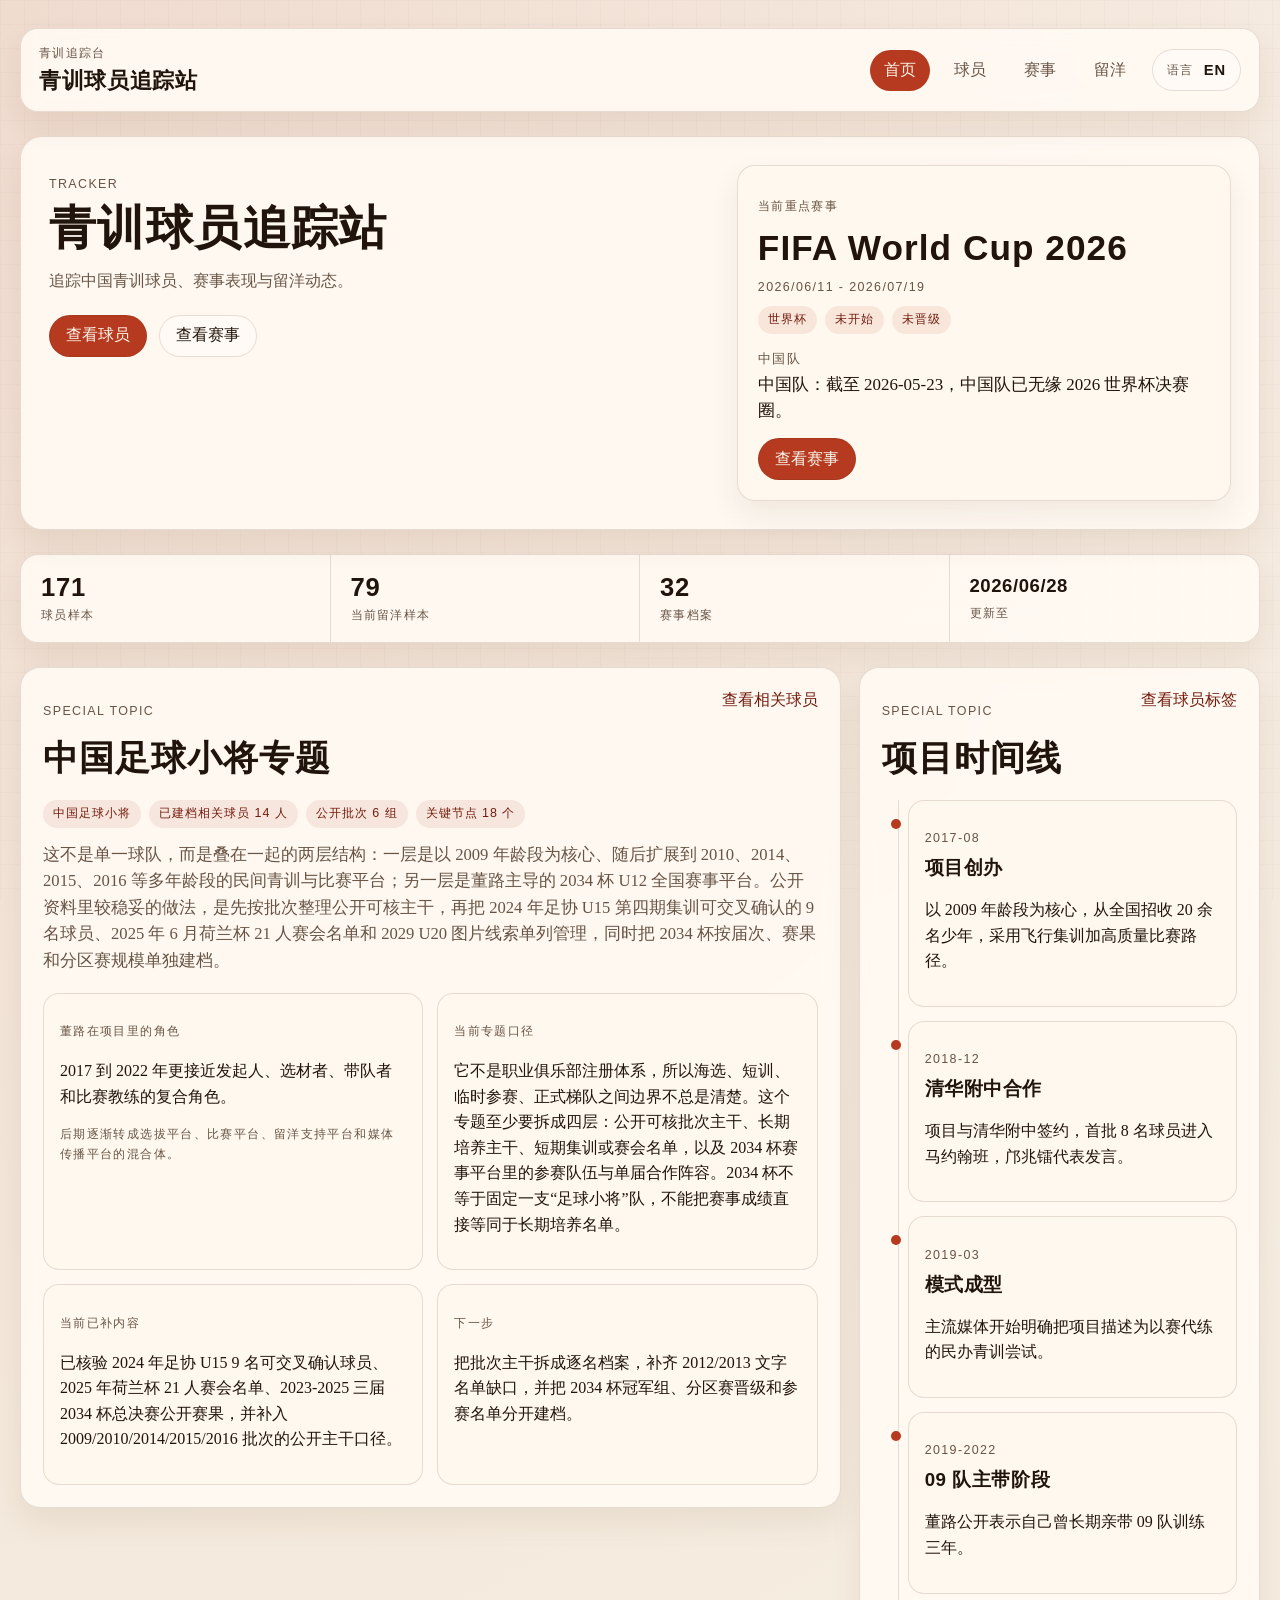
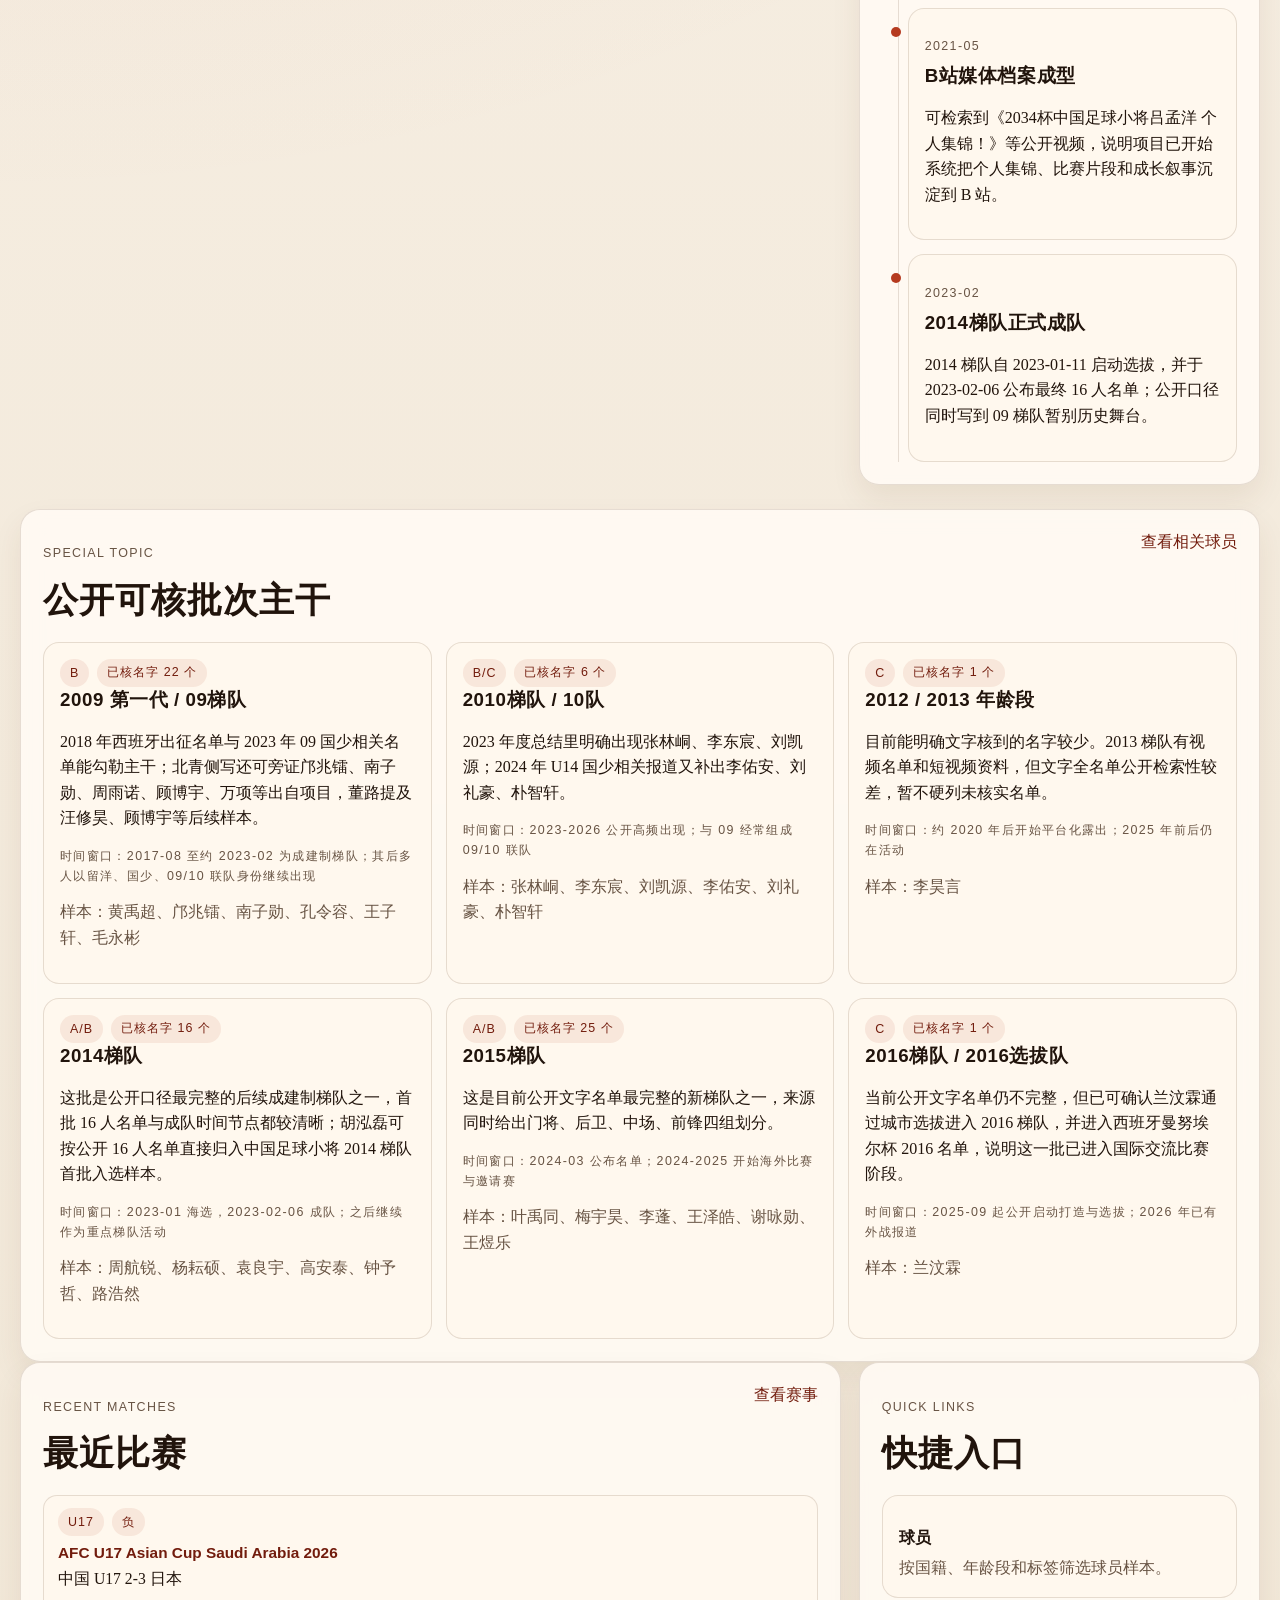
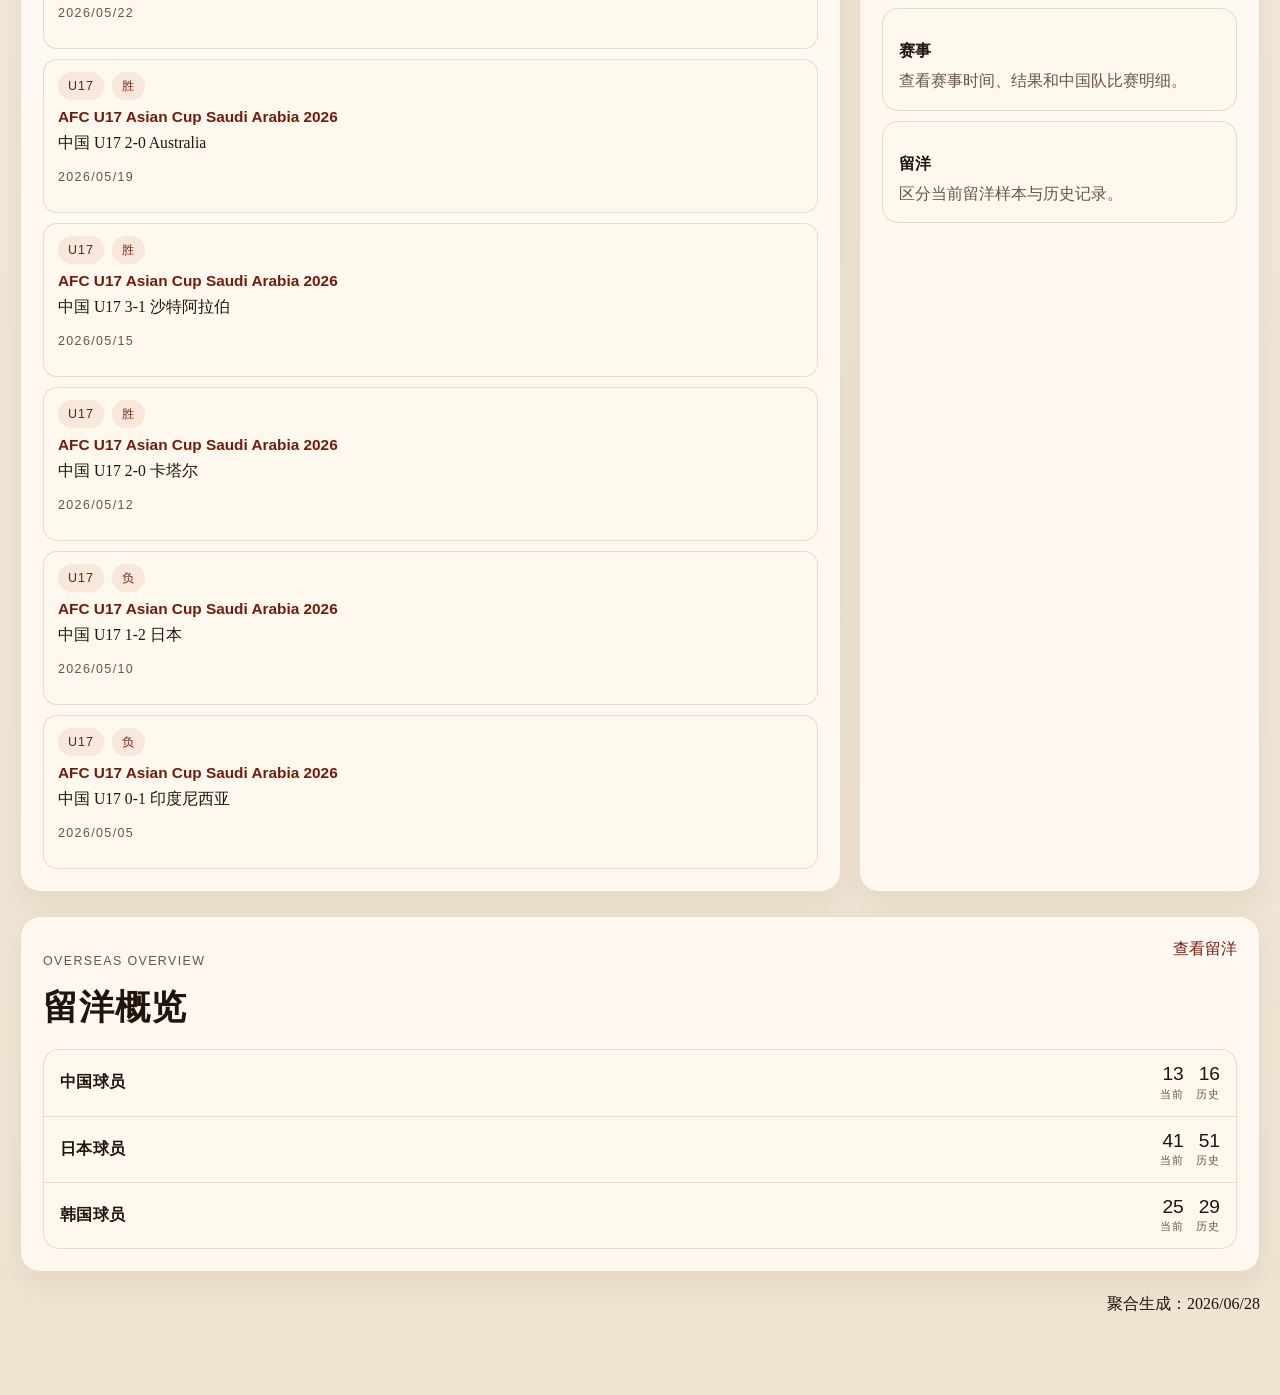
<file: index.html>
<!doctype html>
<html lang="zh-CN">
  <head>
    <meta charset="UTF-8" />
    <meta name="viewport" content="width=device-width, initial-scale=1.0" />
    <title>青训球员追踪站</title>
    <meta
      name="description"
      content="聚焦中国青训、亚洲青年赛事与中日韩留洋样本的静态数据站。"
    />
    <link rel="stylesheet" href="./assets/styles.css?v=20260523-tournament-detail-cache-fix" />
  </head>
  <body data-page="home">
    <div class="site-shell">
      <header class="site-header">
        <a class="brand" href="./index.html">
          <span class="brand-kicker" data-i18n="site.kicker">青训追踪台</span>
          <strong data-i18n="site.brand">青训球员追踪站</strong>
        </a>
        <div class="header-actions">
          <nav class="site-nav" aria-label="主导航" data-i18n-aria-label="nav.aria">
            <a data-nav="home" data-i18n="nav.home" href="./index.html">首页</a>
            <a data-nav="players" data-i18n="nav.players" href="./players.html">球员</a>
            <a data-nav="tournaments" data-i18n="nav.tournaments" href="./tournaments.html">赛事</a>
            <a data-nav="overseas" data-i18n="nav.overseas" href="./overseas.html">留洋</a>
          </nav>
          <button id="languageToggleButton" class="header-control" type="button" aria-label="切换语言">
            <span class="header-control-caption" data-i18n="header.language">语言</span>
            <strong id="languageToggleValue">EN</strong>
          </button>
        </div>
      </header>

      <main>
        <section class="page-hero home-hero">
          <div class="hero-copy">
            <p class="eyebrow" data-i18n="home.hero.eyebrow">Tracker</p>
            <h1 data-i18n="home.hero.title">青训球员追踪站</h1>
            <p class="hero-text" data-i18n="home.hero.text">
              追踪中国青训球员、赛事表现与留洋动态。
            </p>
            <div class="hero-actions">
              <a class="primary-link" data-i18n="home.hero.ctaPlayers" href="./players.html">查看球员</a>
              <a class="secondary-link" data-i18n="home.hero.ctaTournaments" href="./tournaments.html">查看赛事</a>
            </div>
          </div>
          <aside class="hero-spotlight home-focus-card" id="homeNextEventHero">
            <p class="eyebrow" data-i18n="home.nextEvent.eyebrow">Focus Event</p>
            <div class="empty-inline" data-i18n="common.loading">加载中</div>
          </aside>
        </section>

        <section class="overview-bar" aria-label="数据概览" data-i18n-aria-label="home.stats.aria">
          <div class="overview-item">
            <strong id="homePlayerCount" class="overview-value">-</strong>
            <span class="overview-label" data-i18n="home.stats.players">球员样本</span>
          </div>
          <div class="overview-item">
            <strong id="homeOverseasCount" class="overview-value">-</strong>
            <span class="overview-label" data-i18n="home.stats.overseas">留洋样本</span>
          </div>
          <div class="overview-item">
            <strong id="homeArchiveCount" class="overview-value">-</strong>
            <span class="overview-label" data-i18n="home.stats.archive">赛事档案</span>
          </div>
          <div class="overview-item">
            <strong id="homeUpdatedDate" class="overview-value overview-value-small">-</strong>
            <span class="overview-label" data-i18n="home.stats.updated">更新至</span>
          </div>
        </section>

        <section class="dashboard-grid home-topic-grid">
          <article class="content-panel panel-span-2" id="homeFeatureTopic">
            <div class="empty-inline" data-i18n="common.loading">加载中</div>
          </article>
          <article class="content-panel" id="homeFeatureTopicTimeline">
            <div class="empty-inline" data-i18n="common.loading">加载中</div>
          </article>
        </section>

        <section class="content-panel home-topic-batches" id="homeFootballBoysBatches">
          <div class="empty-inline" data-i18n="common.loading">加载中</div>
        </section>

        <section class="dashboard-grid home-primary-grid">
          <article class="content-panel panel-span-2">
            <div class="section-head">
              <div>
                <p class="eyebrow" data-i18n="home.recentMatches.eyebrow">Recent Matches</p>
                <h2 data-i18n="home.recentMatches.title">最近比赛</h2>
              </div>
              <a class="inline-link" data-i18n="home.recentMatches.link" href="./tournaments.html">查看赛事</a>
            </div>
            <div id="homeRecentMatches" class="match-list"></div>
          </article>

          <article class="content-panel">
            <div class="section-head">
              <div>
                <p class="eyebrow" data-i18n="home.quickLinks.eyebrow">Quick Links</p>
                <h2 data-i18n="home.quickLinks.title">快捷入口</h2>
              </div>
            </div>
            <div class="quick-link-list">
              <a class="quick-link-card" href="./players.html">
                <h3 data-i18n="home.quickLinks.playersTitle">球员</h3>
                <p data-i18n="home.quickLinks.playersText">按国籍、年龄段和标签筛选球员样本。</p>
              </a>
              <a class="quick-link-card" href="./tournaments.html">
                <h3 data-i18n="home.quickLinks.tournamentsTitle">赛事</h3>
                <p data-i18n="home.quickLinks.tournamentsText">查看赛事时间、结果和中国队比赛明细。</p>
              </a>
              <a class="quick-link-card" href="./overseas.html">
                <h3 data-i18n="home.quickLinks.overseasTitle">留洋</h3>
                <p data-i18n="home.quickLinks.overseasText">区分当前留洋样本与历史记录。</p>
              </a>
            </div>
          </article>
        </section>

        <section class="content-panel home-summary-panel">
          <div class="section-head">
            <div>
              <p class="eyebrow" data-i18n="home.overseasSummary.eyebrow">按球员国籍</p>
              <h2 data-i18n="home.overseasSummary.title">留洋样本分布</h2>
            </div>
            <a class="inline-link" data-i18n="home.overseasSummary.link" href="./overseas.html">查看留洋</a>
          </div>
          <div id="homeOverseasSummary" class="summary-list"></div>
        </section>
      </main>

      <footer class="site-footer">
        <p id="globalUpdatedLabel" data-i18n="common.loadingData">数据载入中</p>
      </footer>
    </div>

    <script type="module" src="./assets/app.js?v=20260523-tournament-detail-cache-fix"></script>
  </body>
</html>
</file>
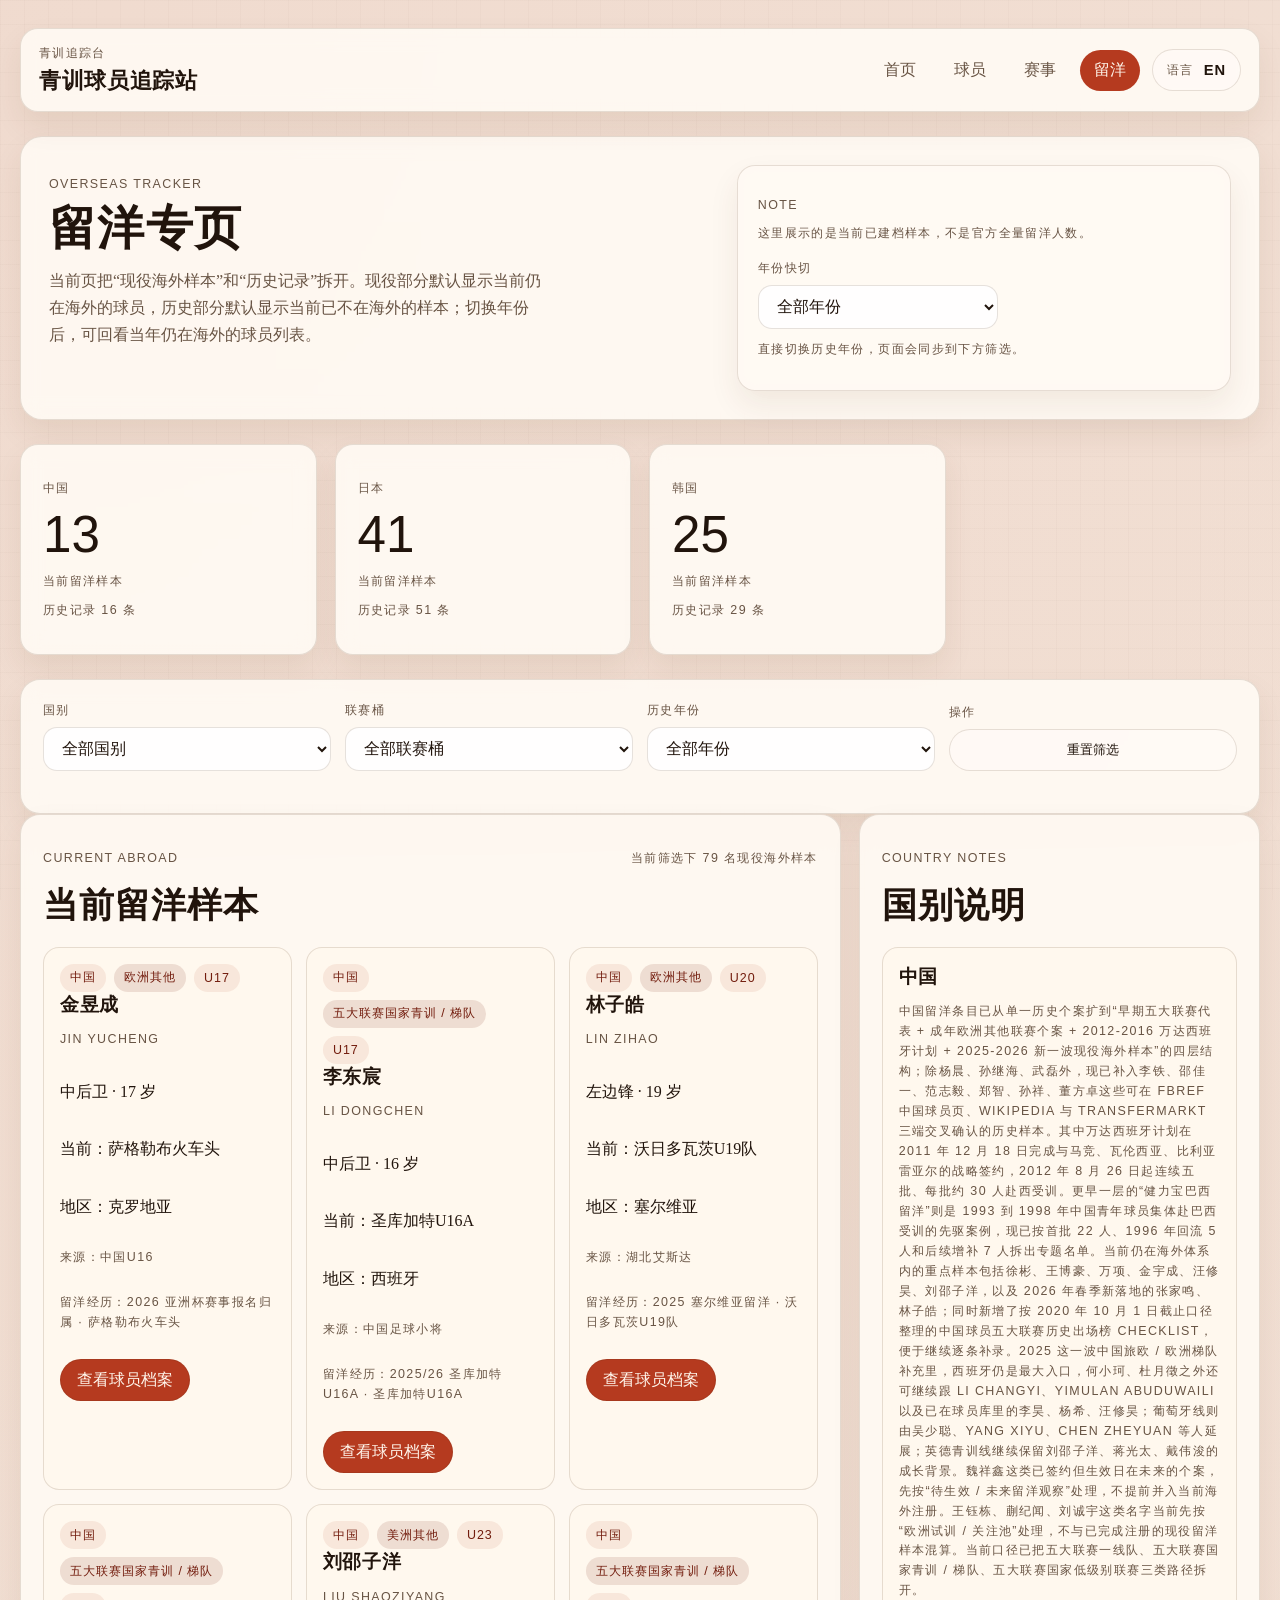
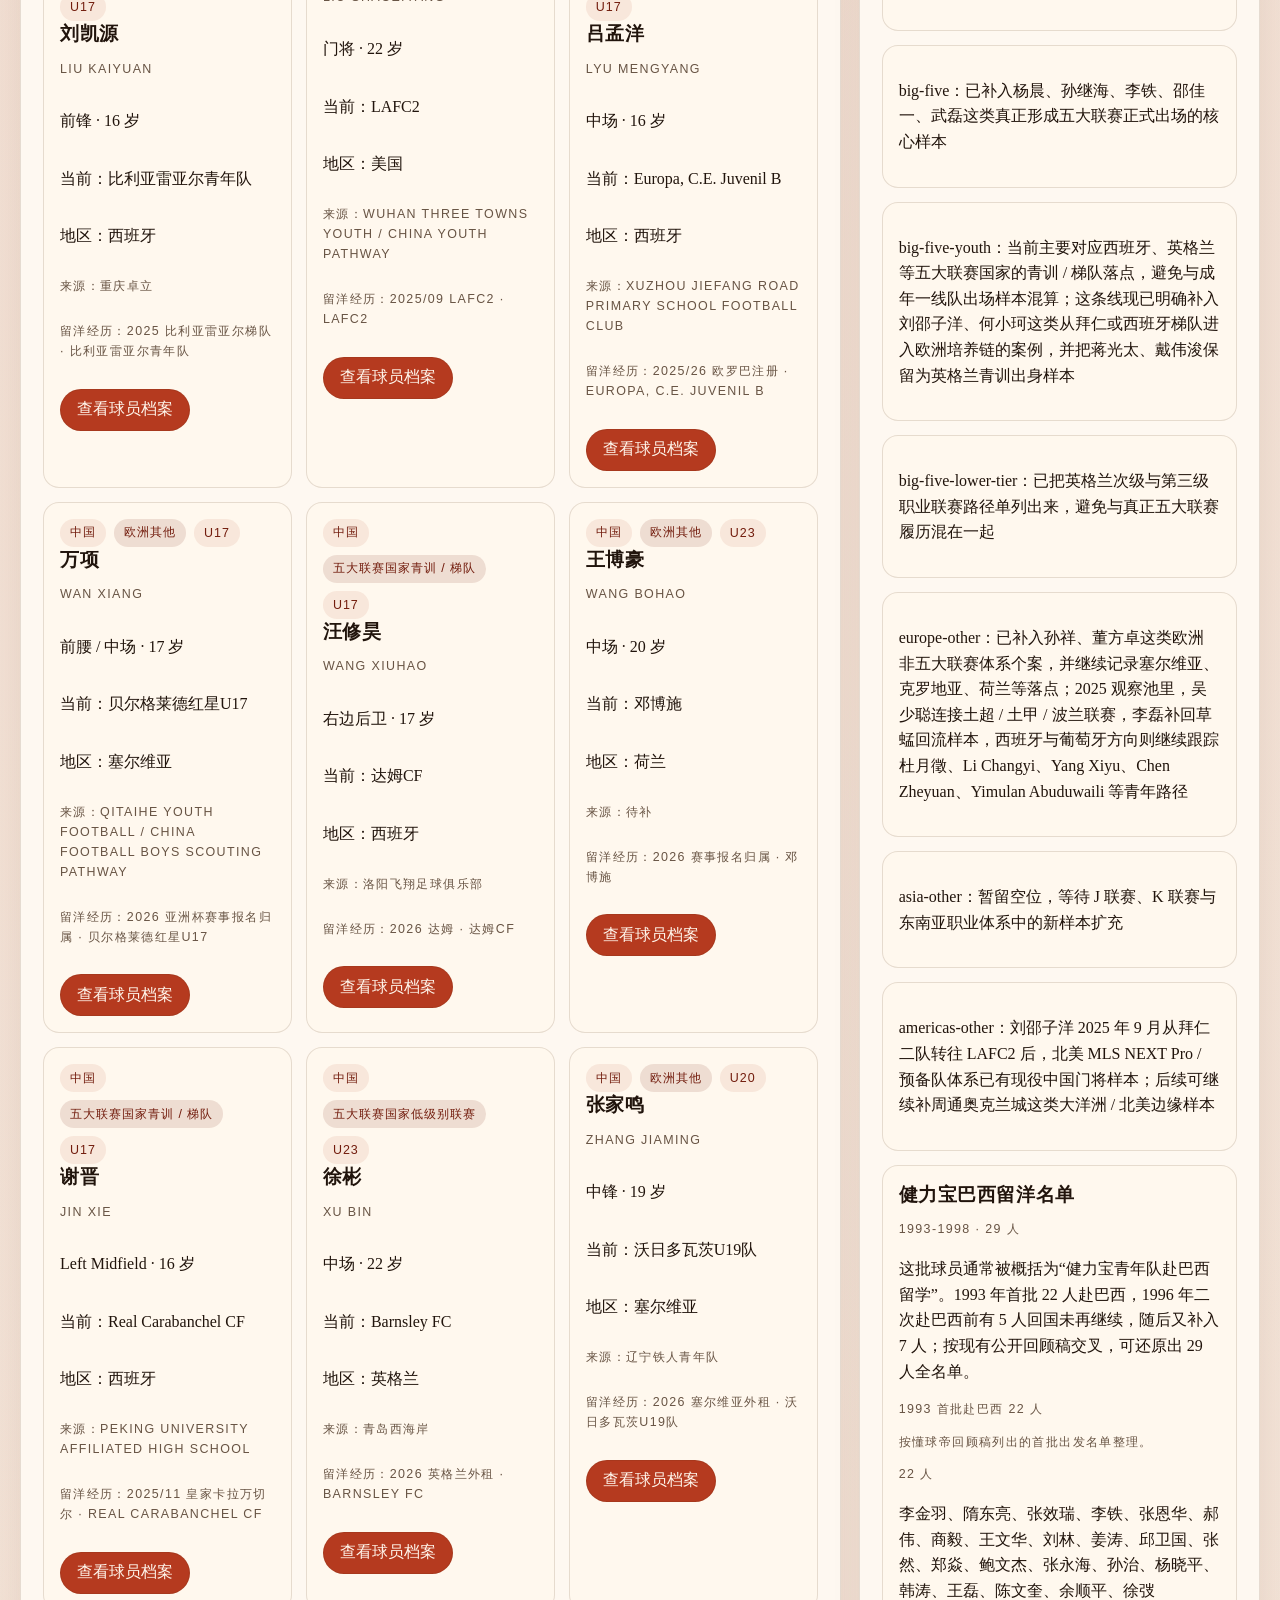
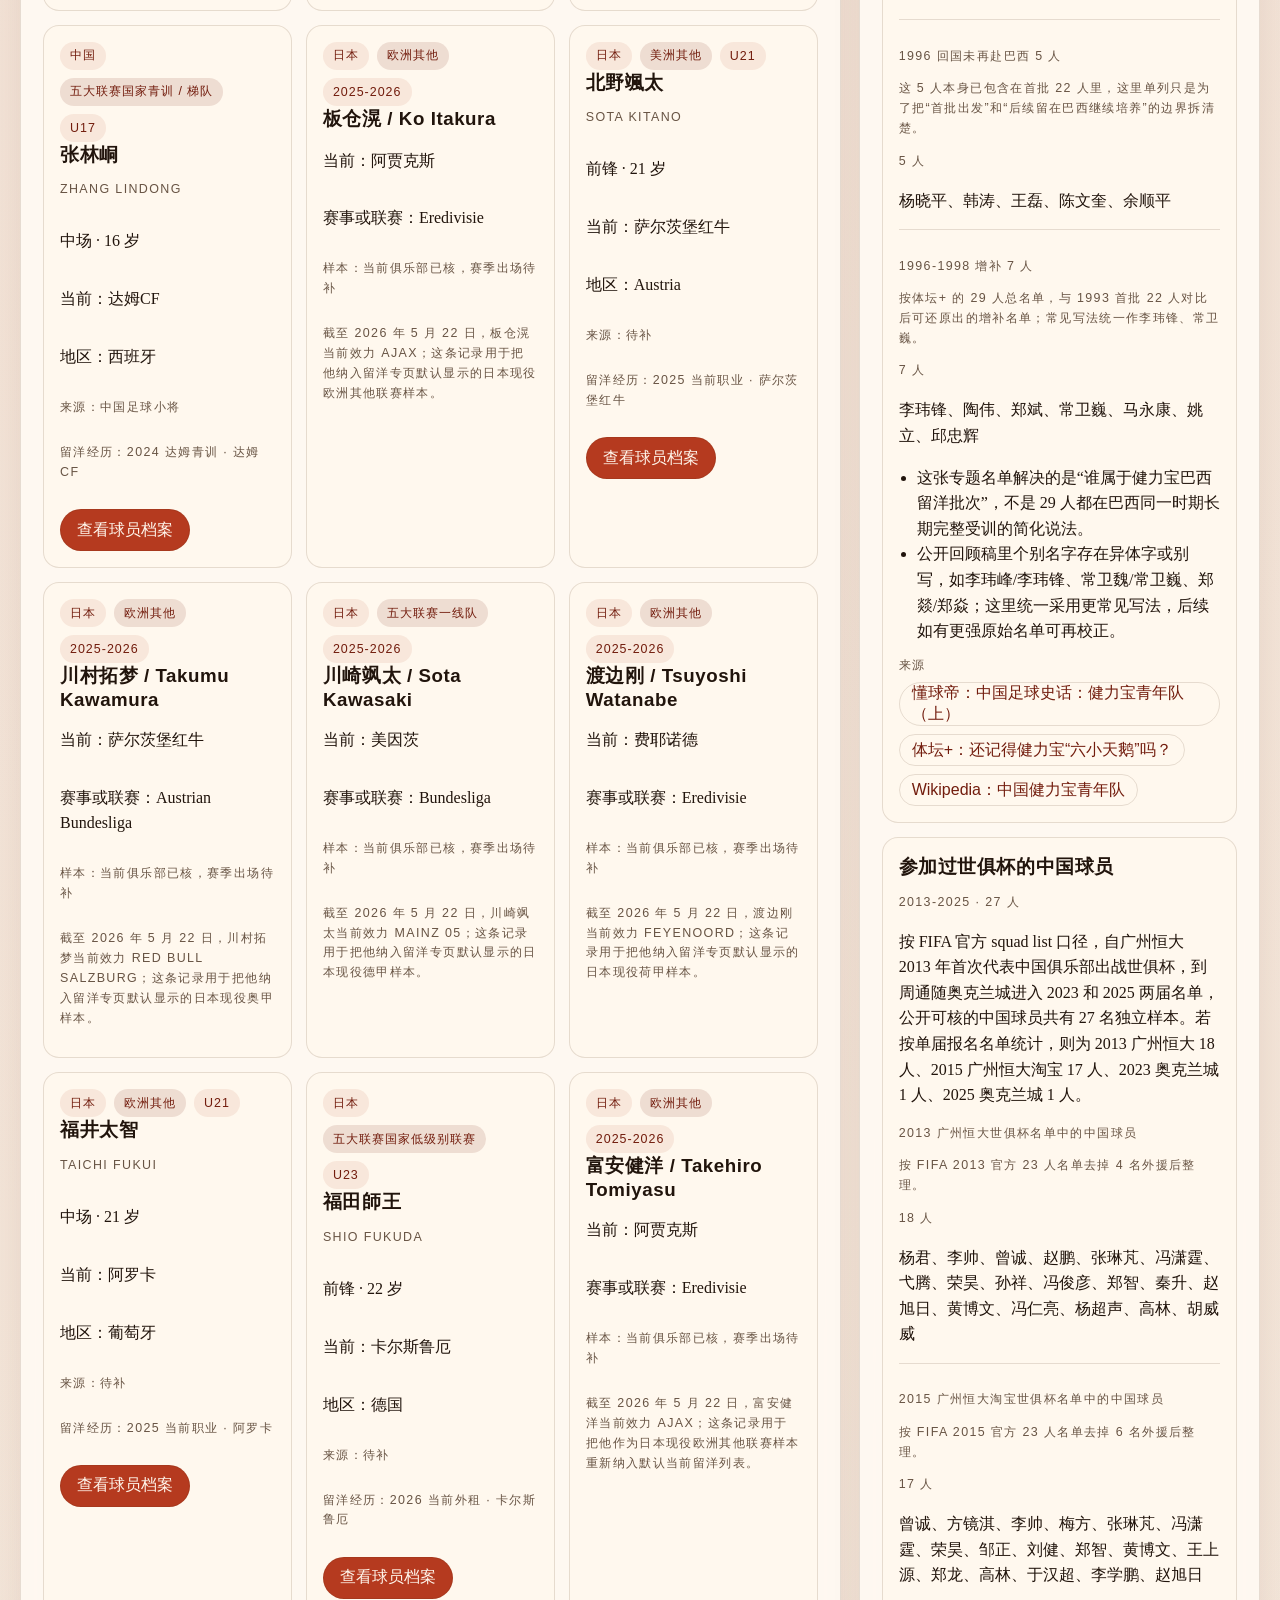
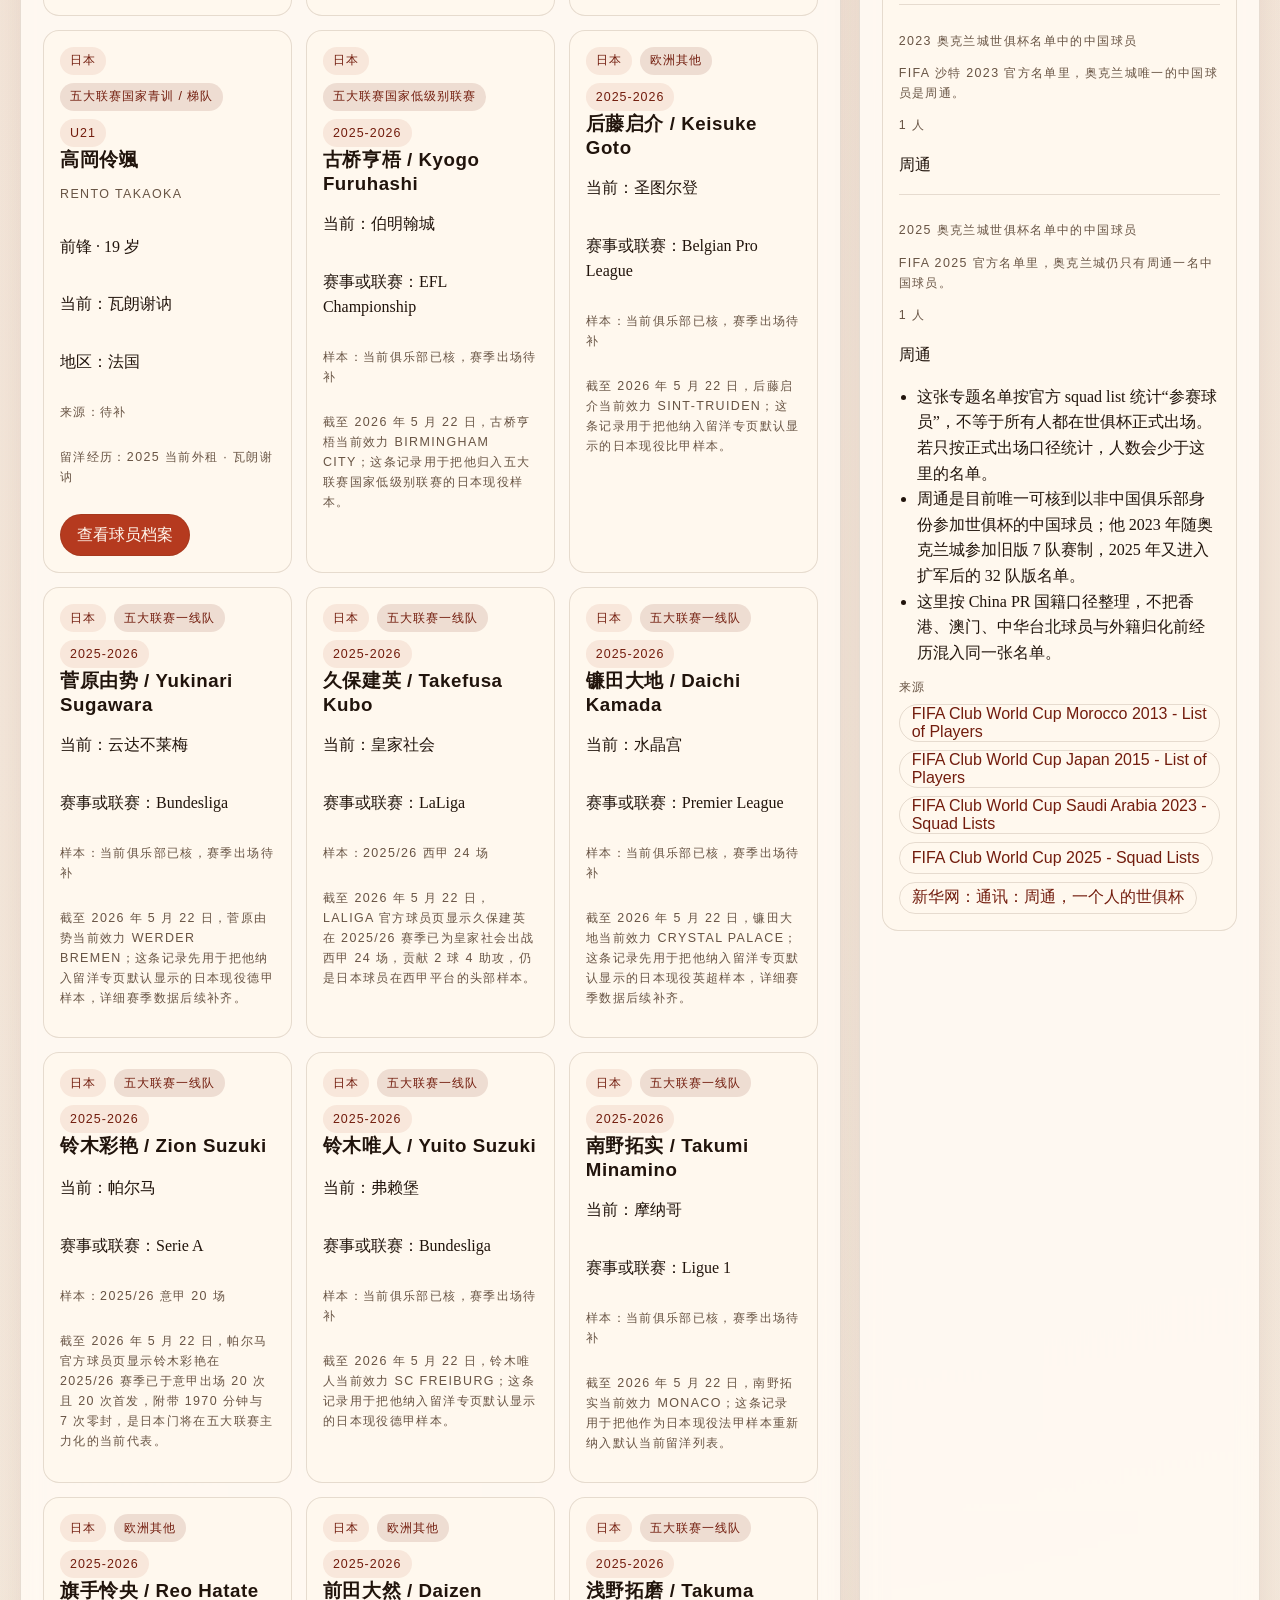
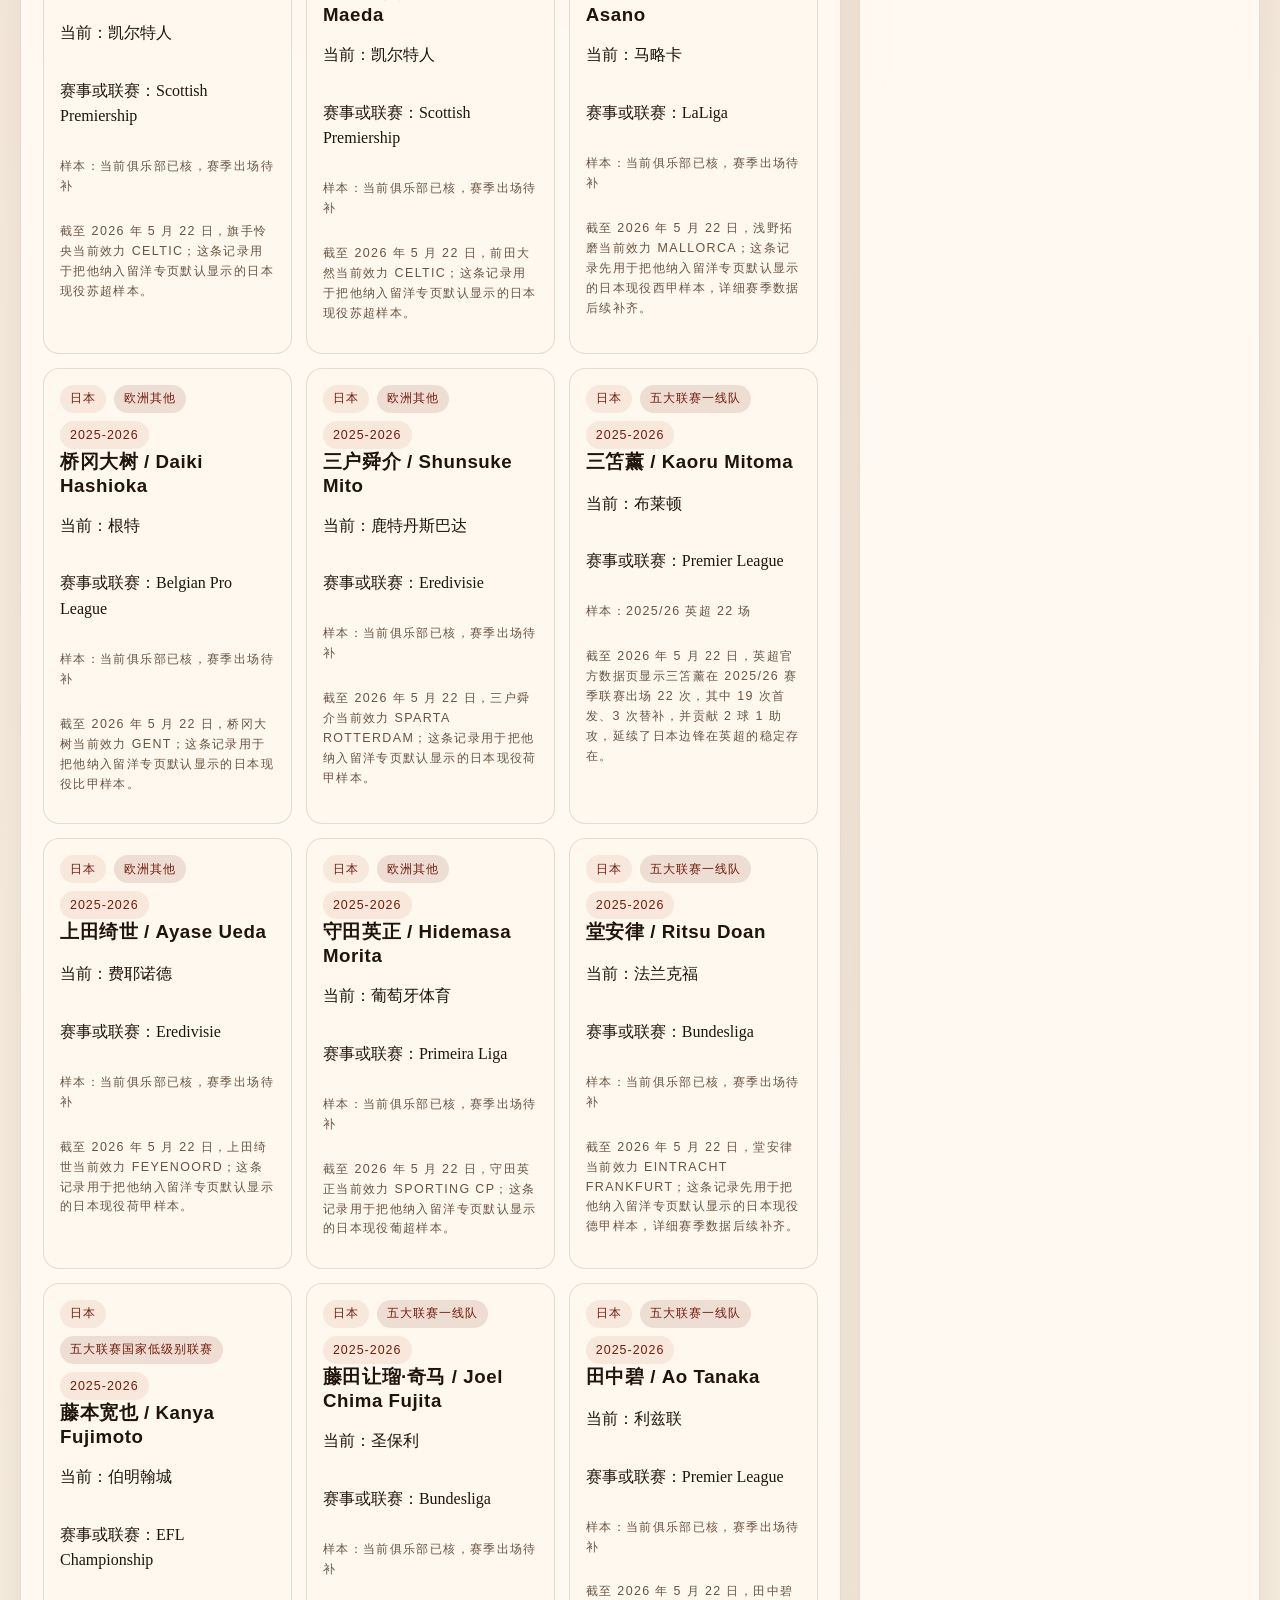
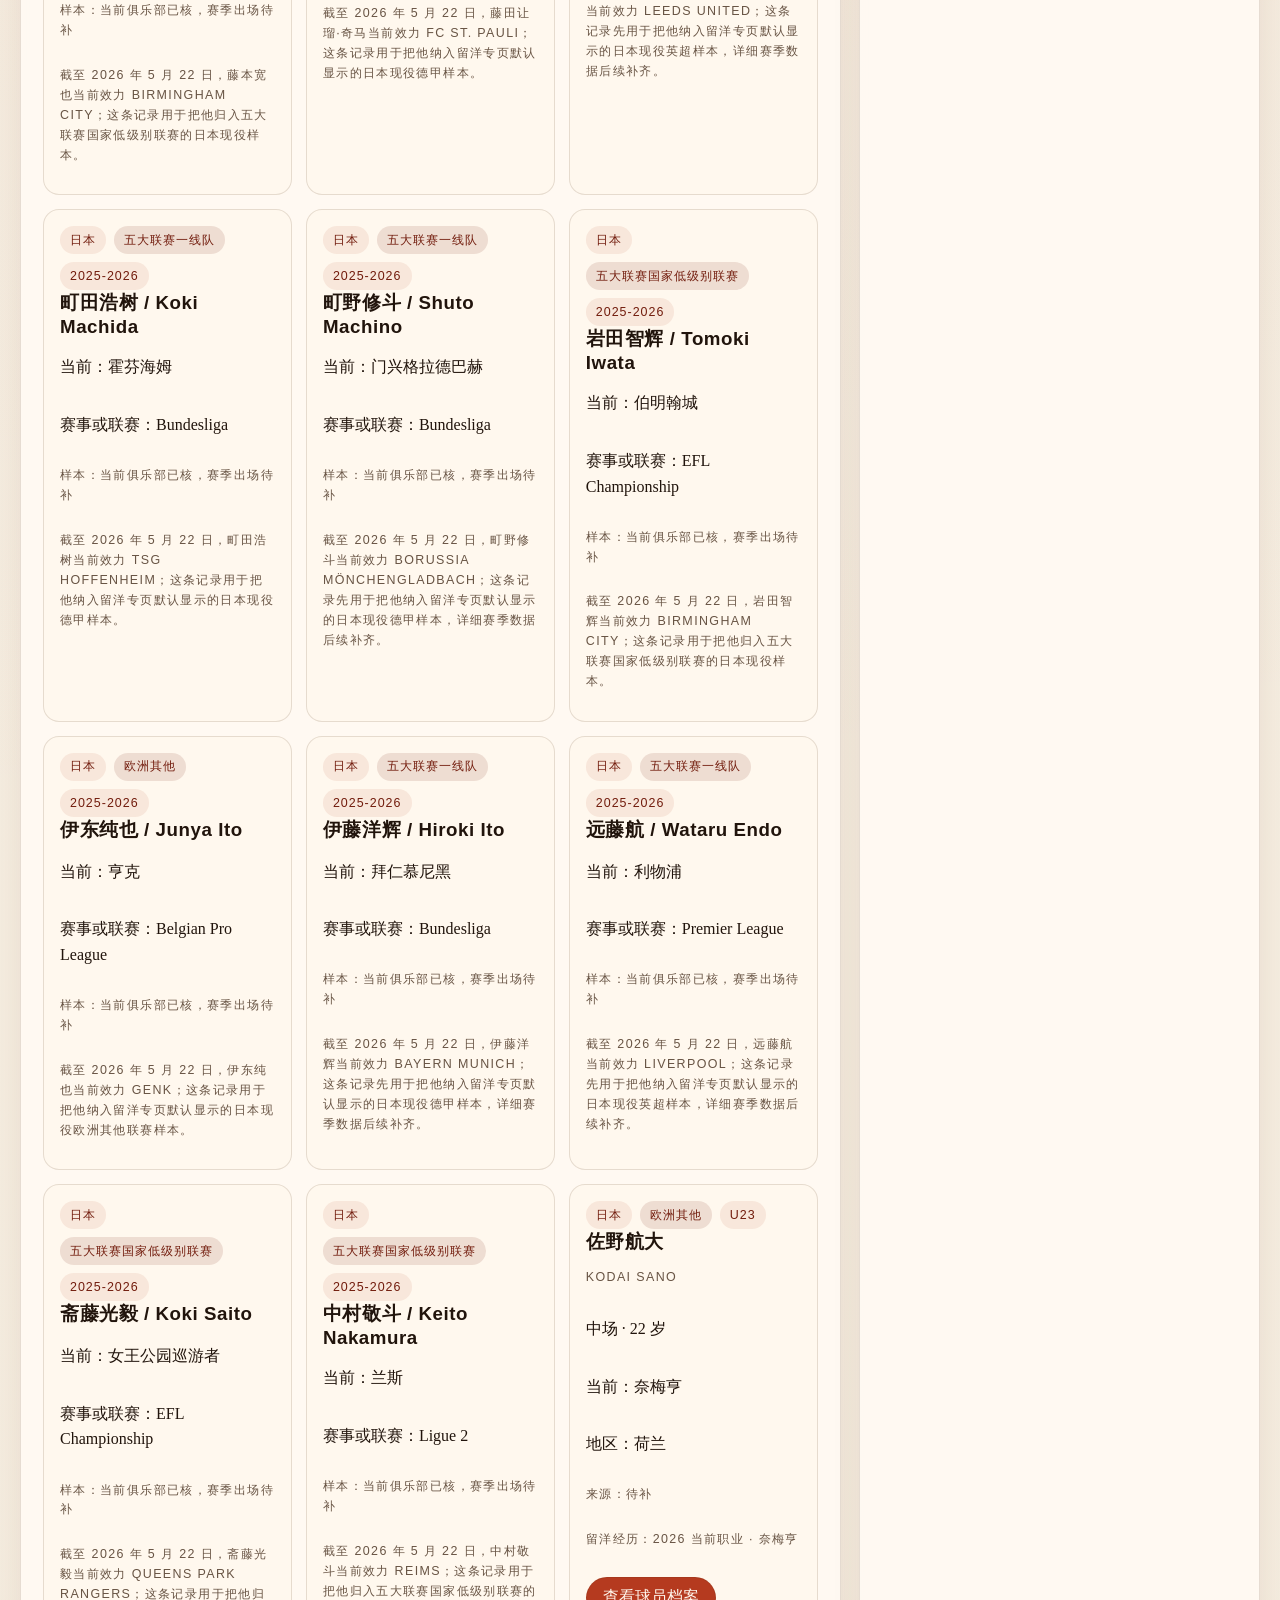
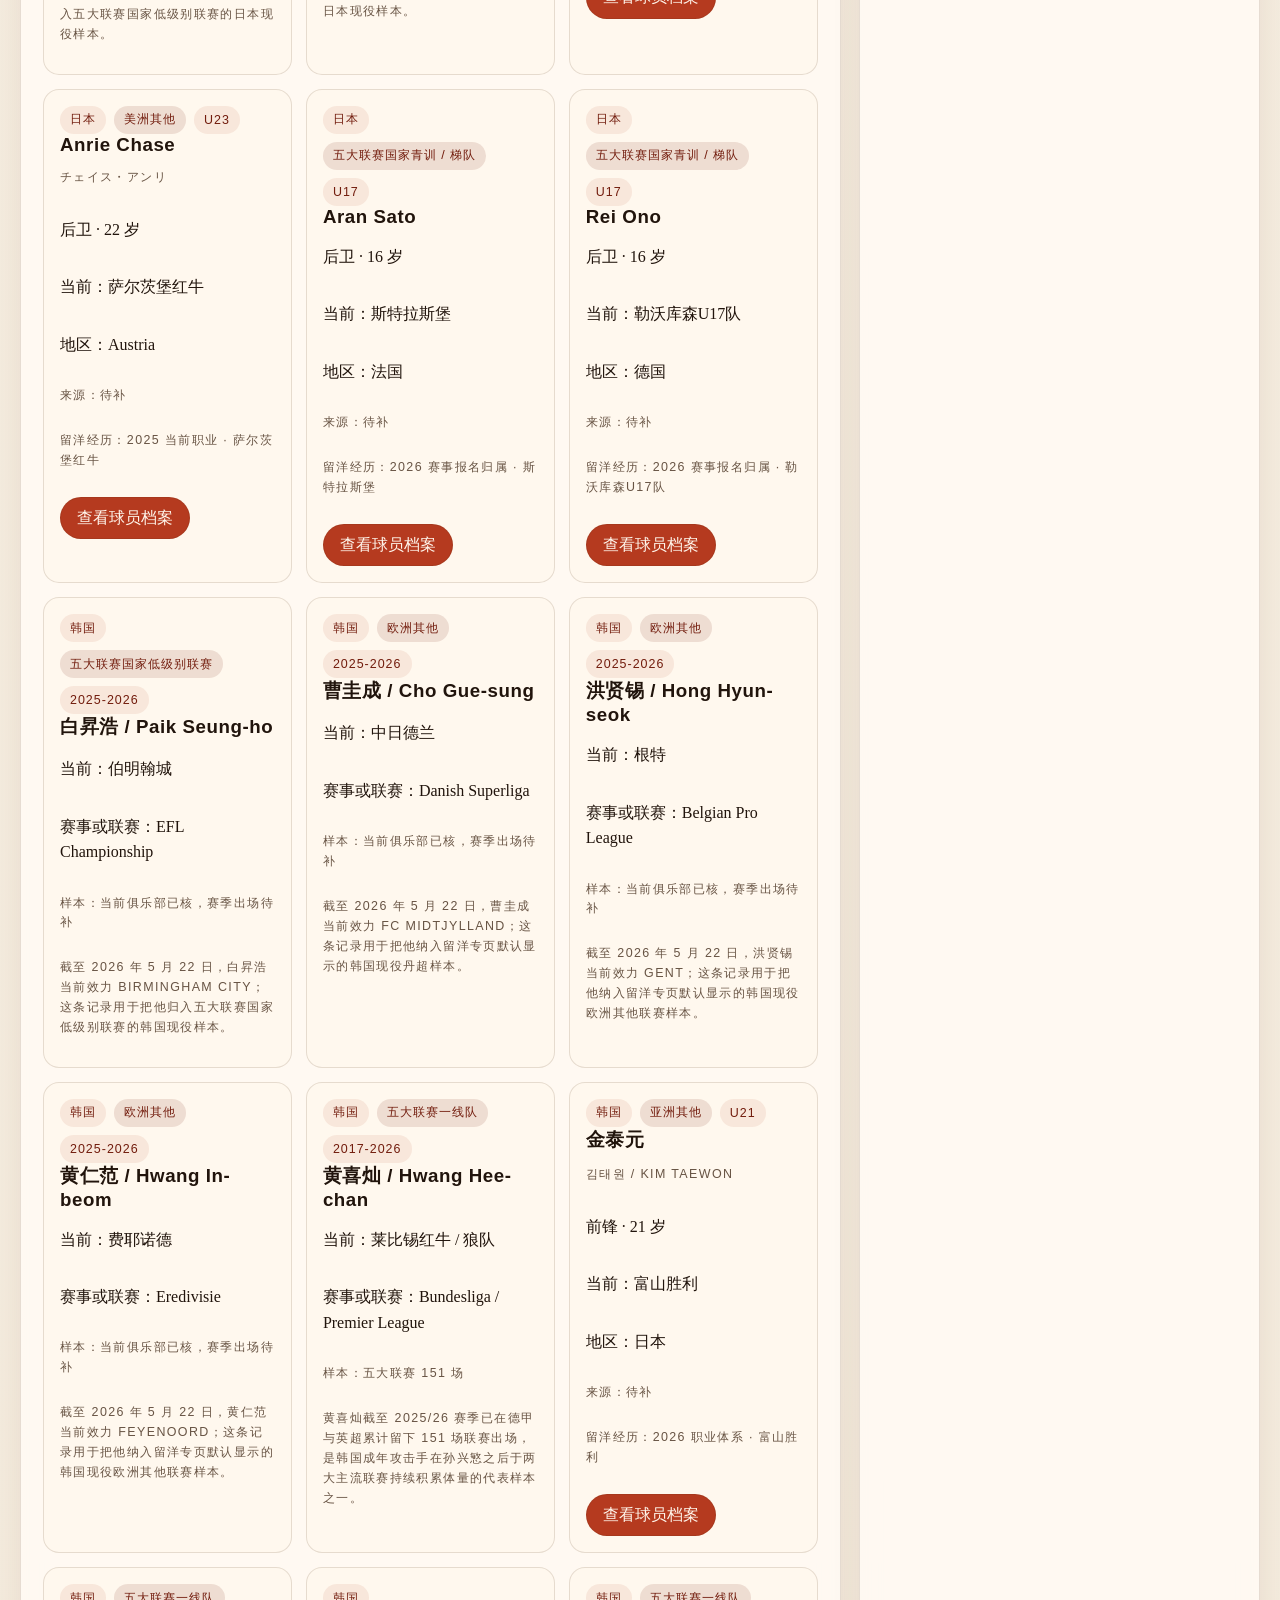
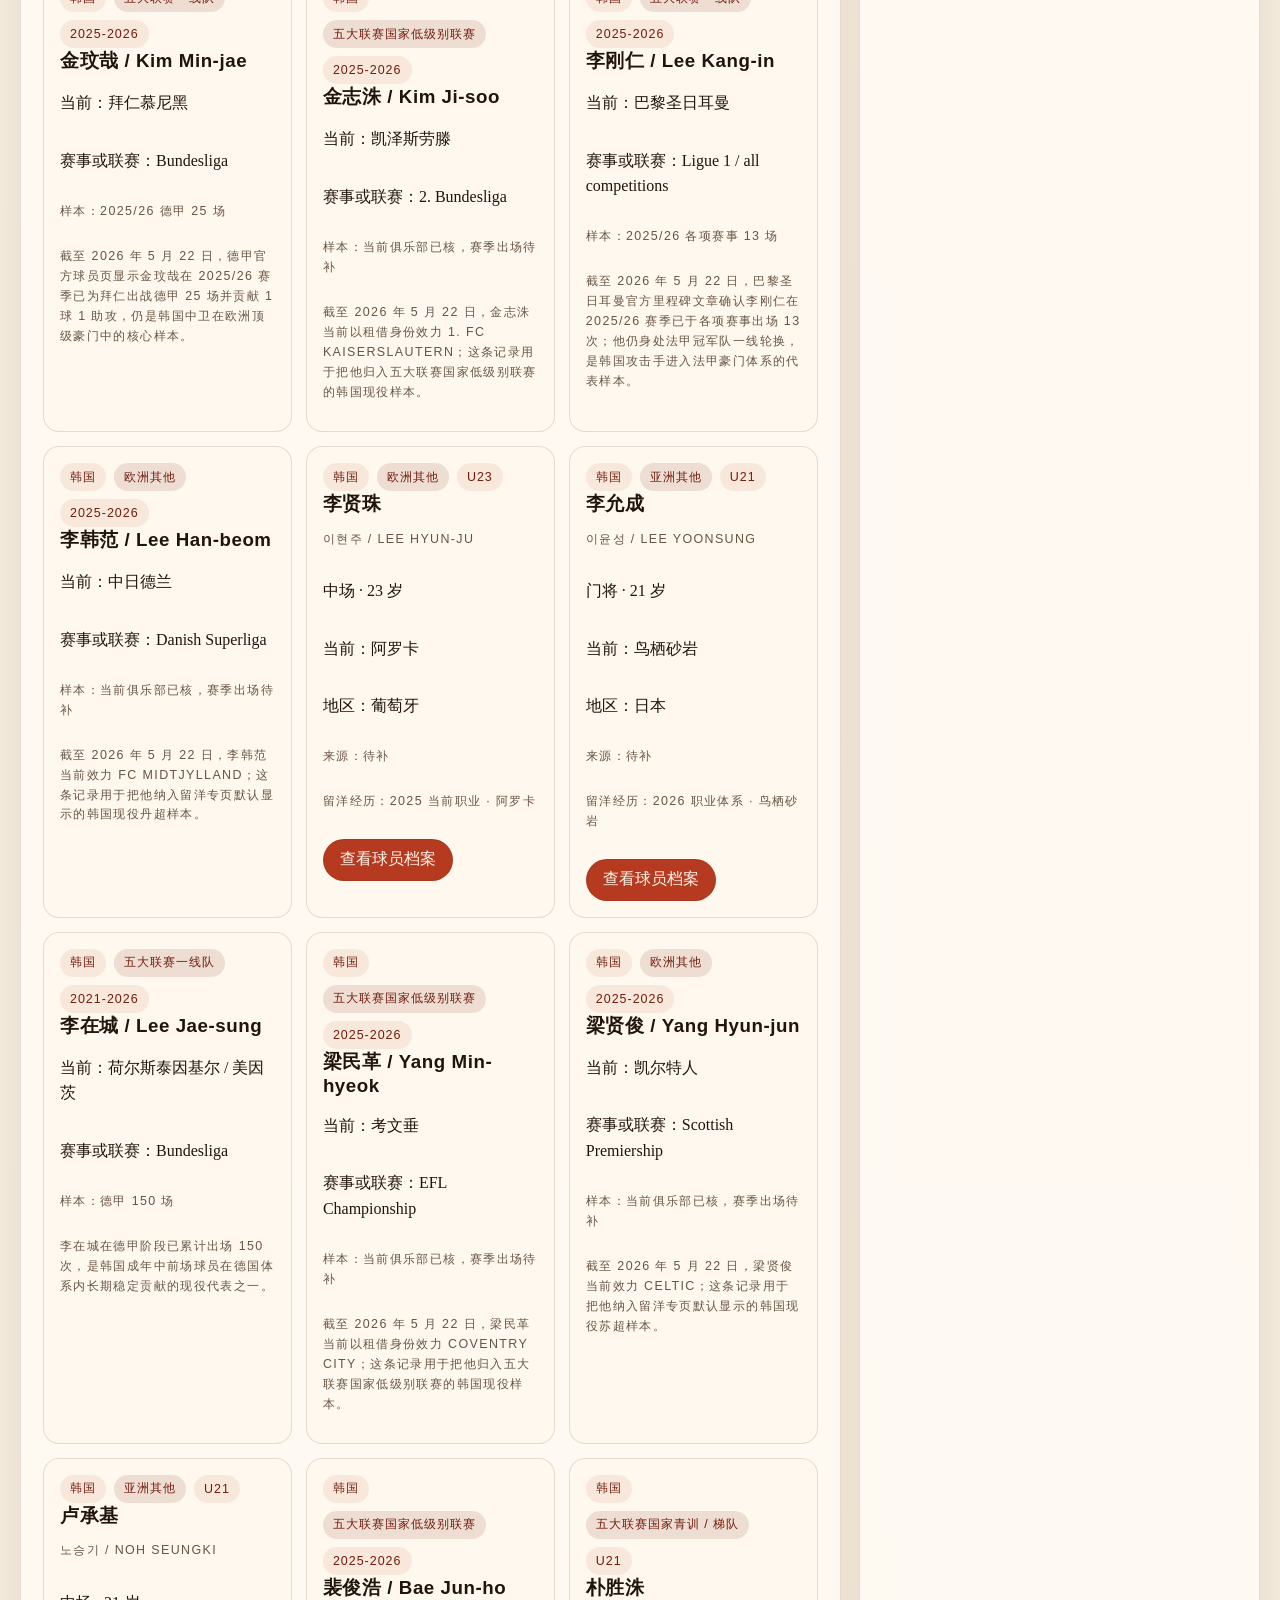
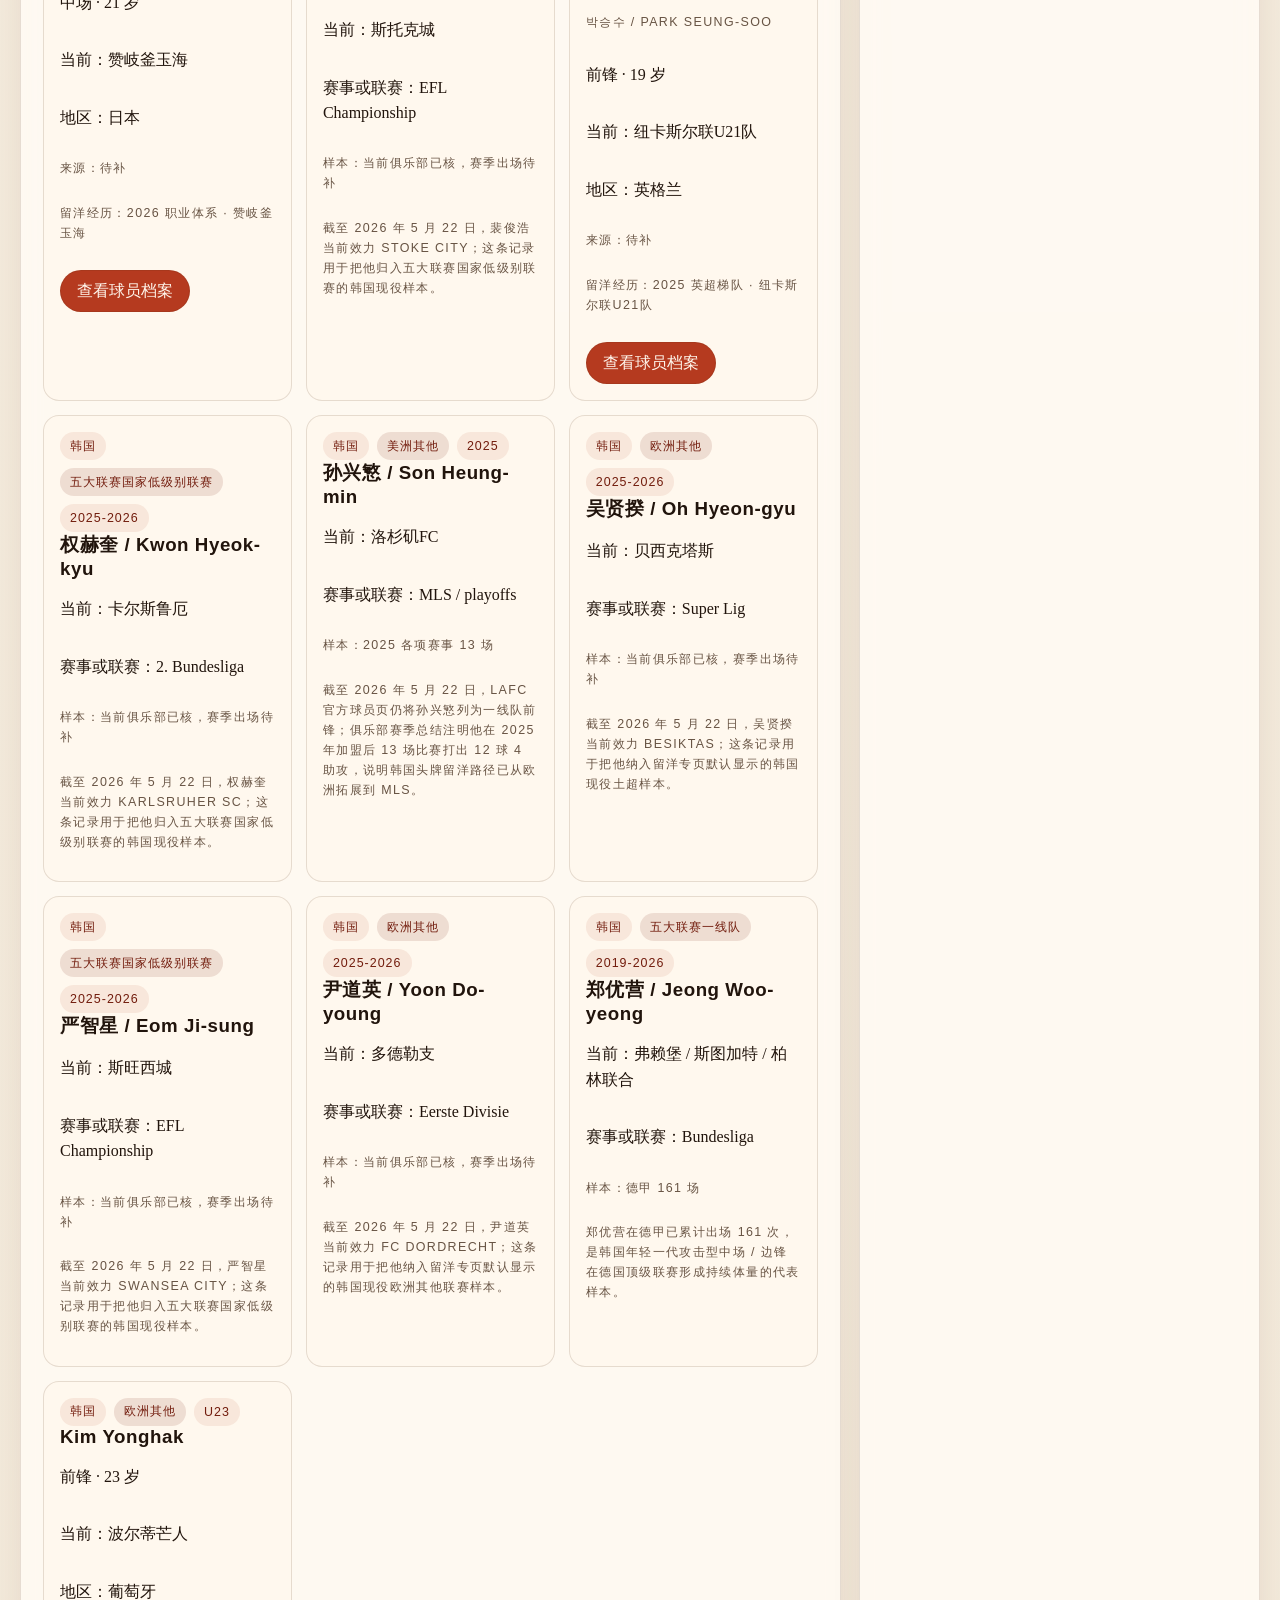
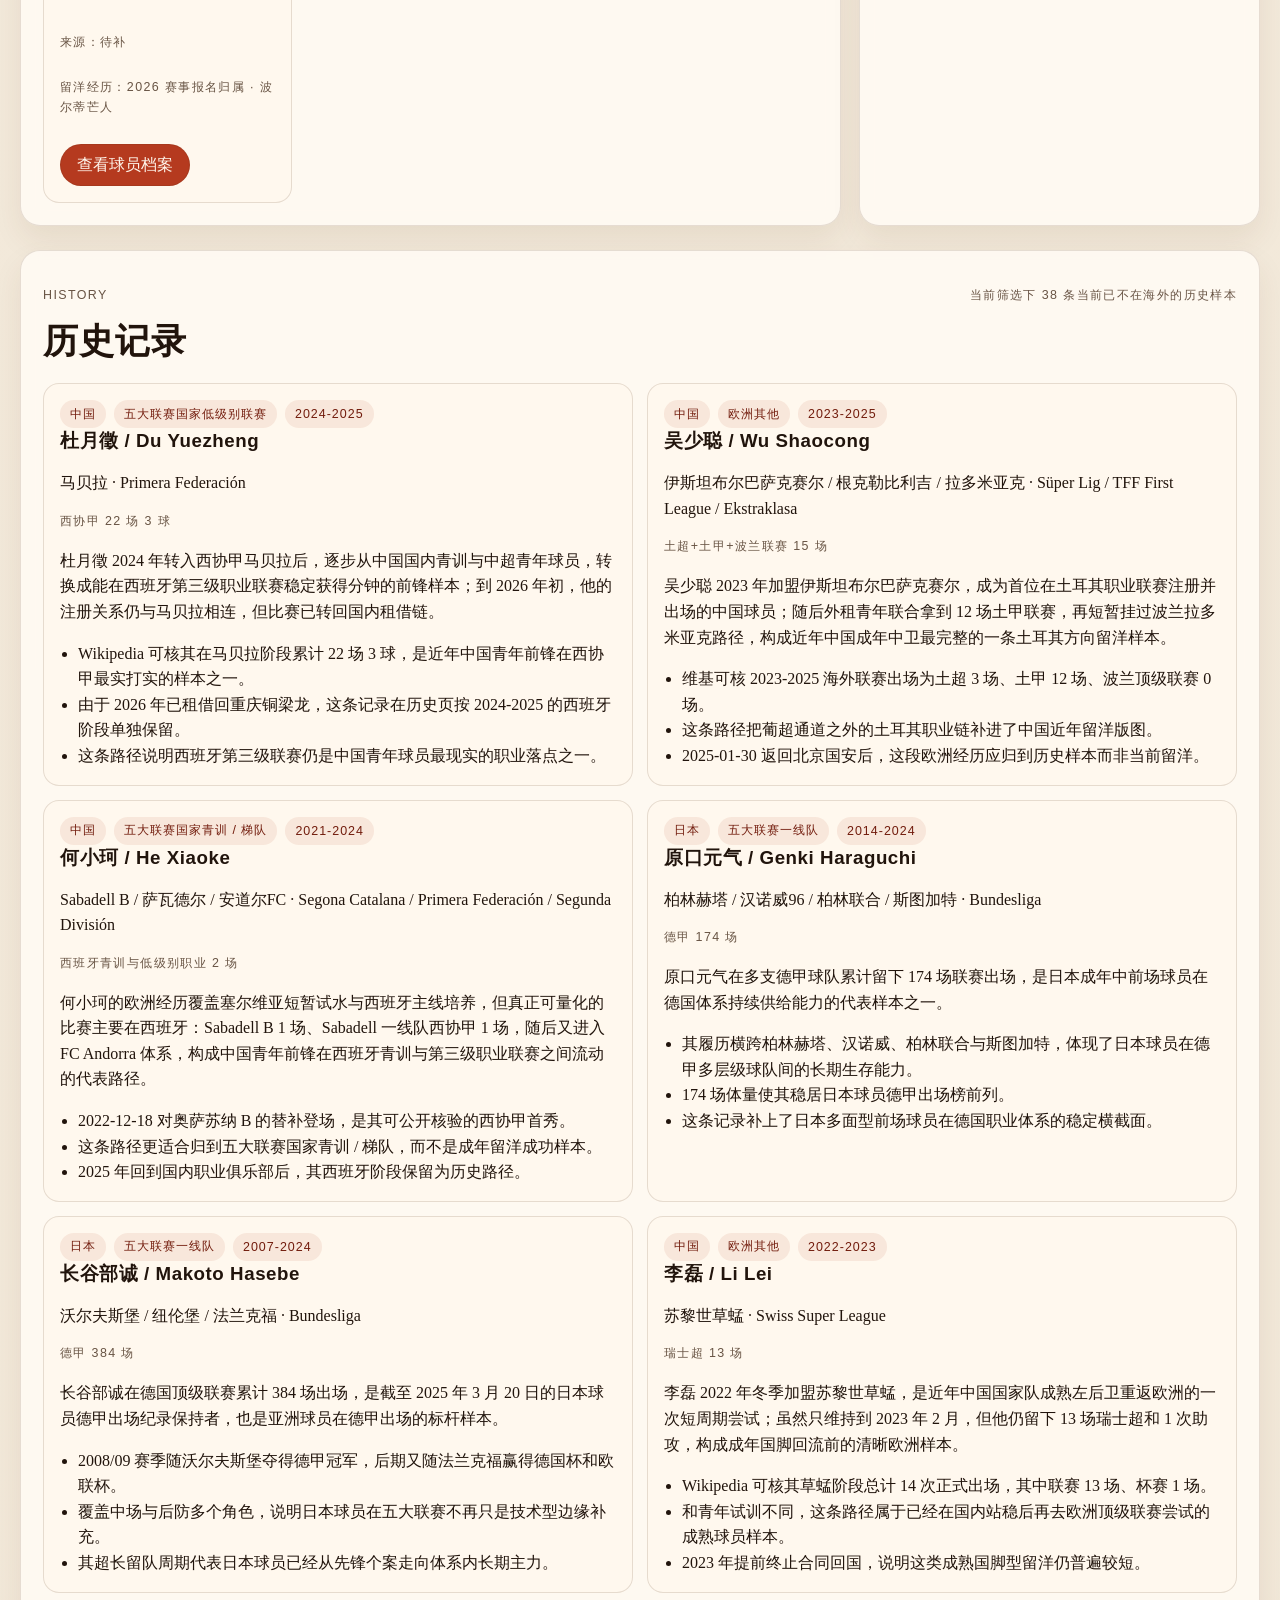
<file: overseas.html>
<!doctype html>
<html lang="zh-CN">
  <head>
    <meta charset="UTF-8" />
    <meta name="viewport" content="width=device-width, initial-scale=1.0" />
    <title>留洋专页 | 青训球员追踪站</title>
    <meta
      name="description"
      content="查看中日韩当前留洋样本、联赛层级对比与历史记录。"
    />
    <link rel="stylesheet" href="./assets/styles.css?v=20260523-tournament-detail-cache-fix" />
  </head>
  <body data-page="overseas">
    <div class="site-shell">
      <header class="site-header">
        <a class="brand" href="./index.html">
          <span class="brand-kicker" data-i18n="site.kicker">青训追踪台</span>
          <strong data-i18n="site.brand">青训球员追踪站</strong>
        </a>
        <div class="header-actions">
          <nav class="site-nav" aria-label="主导航" data-i18n-aria-label="nav.aria">
            <a data-nav="home" data-i18n="nav.home" href="./index.html">首页</a>
            <a data-nav="players" data-i18n="nav.players" href="./players.html">球员</a>
            <a data-nav="tournaments" data-i18n="nav.tournaments" href="./tournaments.html">赛事</a>
            <a data-nav="overseas" data-i18n="nav.overseas" href="./overseas.html">留洋</a>
          </nav>
          <button id="languageToggleButton" class="header-control" type="button" aria-label="切换语言">
            <span class="header-control-caption" data-i18n="header.language">语言</span>
            <strong id="languageToggleValue">EN</strong>
          </button>
        </div>
      </header>

      <main>
        <section class="page-hero hero-tight">
          <div class="hero-copy">
            <p class="eyebrow" data-i18n="overseas.hero.eyebrow">Overseas Tracker</p>
            <h1 data-i18n="overseas.hero.title">留洋专页</h1>
            <p class="hero-text" data-i18n="overseas.hero.text">
              当前页把“现役海外样本”和“历史记录”拆开。现役部分看当前注册归属，历史部分按国别、联赛桶和年份筛选。
            </p>
          </div>
          <aside class="hero-spotlight">
            <p class="eyebrow" data-i18n="overseas.note.eyebrow">Note</p>
            <p class="hero-side-note" data-i18n="overseas.note.text">
              这里展示的是当前已建档样本，不是官方全量留洋人数。
            </p>
            <div class="hero-filter-stack">
              <label class="filter-item hero-filter-item">
                <span data-i18n="overseas.quickJump.label">年份快切</span>
                <select id="overseasHeroYearFilter"></select>
              </label>
              <p class="hero-side-note hero-filter-note" data-i18n="overseas.quickJump.note">
                直接切换历史年份，页面会同步到下方筛选。
              </p>
            </div>
          </aside>
        </section>

        <section id="overseasComparisonStats" class="stats-row"></section>

        <section class="content-panel">
          <div class="filter-bar">
            <label class="filter-item">
              <span data-i18n="overseas.filters.country">国别</span>
              <select id="overseasCountryFilter"></select>
            </label>
            <label class="filter-item">
              <span data-i18n="overseas.filters.bucket">联赛桶</span>
              <select id="overseasBucketFilter"></select>
            </label>
            <label class="filter-item">
              <span data-i18n="overseas.filters.year">历史年份</span>
              <select id="overseasYearFilter"></select>
            </label>
            <div class="filter-item filter-action-item">
              <span data-i18n="overseas.filters.actions">操作</span>
              <button id="overseasResetButton" class="switch-button" type="button" data-i18n="overseas.filters.reset">重置筛选</button>
            </div>
          </div>
        </section>

        <section class="dashboard-grid">
          <article class="content-panel panel-span-2">
            <div class="section-head">
              <div>
                <p id="overseasCurrentEyebrow" class="eyebrow" data-i18n="overseas.current.eyebrow">Current Abroad</p>
                <h2 id="overseasCurrentTitle" data-i18n="overseas.current.title">当前留洋样本</h2>
              </div>
              <p id="overseasCurrentMeta" class="section-note" data-i18n="common.loading">载入中</p>
            </div>
            <div id="overseasCurrentPlayers" class="player-card-grid"></div>
            <div id="overseasCurrentEmptyState" class="empty-state" hidden data-i18n="overseas.current.empty">当前筛选条件下没有匹配的现役留洋样本。</div>
          </article>

          <article class="content-panel">
            <div class="section-head">
              <div>
                <p class="eyebrow" data-i18n="overseas.notes.eyebrow">Country Notes</p>
                <h2 data-i18n="overseas.notes.title">国别说明</h2>
              </div>
            </div>
            <div id="overseasCountryNotes" class="stack-list"></div>
          </article>
        </section>

        <section id="overseasHistorySection" class="content-panel">
          <div class="section-head">
            <div>
              <p class="eyebrow" data-i18n="overseas.history.eyebrow">History</p>
              <h2 data-i18n="overseas.history.title">历史记录</h2>
            </div>
            <p id="overseasHistoryMeta" class="section-note" data-i18n="common.loading">载入中</p>
          </div>
          <div id="overseasHistoryCards" class="story-grid"></div>
          <div id="overseasHistoryEmptyState" class="empty-state" hidden data-i18n="overseas.history.empty">当前筛选条件下没有匹配的历史样本。</div>
        </section>
      </main>

      <footer class="site-footer">
        <p id="globalUpdatedLabel" data-i18n="common.loadingData">数据载入中</p>
      </footer>
    </div>

    <script type="module" src="./assets/app.js?v=20260523-tournament-detail-cache-fix"></script>
  </body>
</html>
</file>
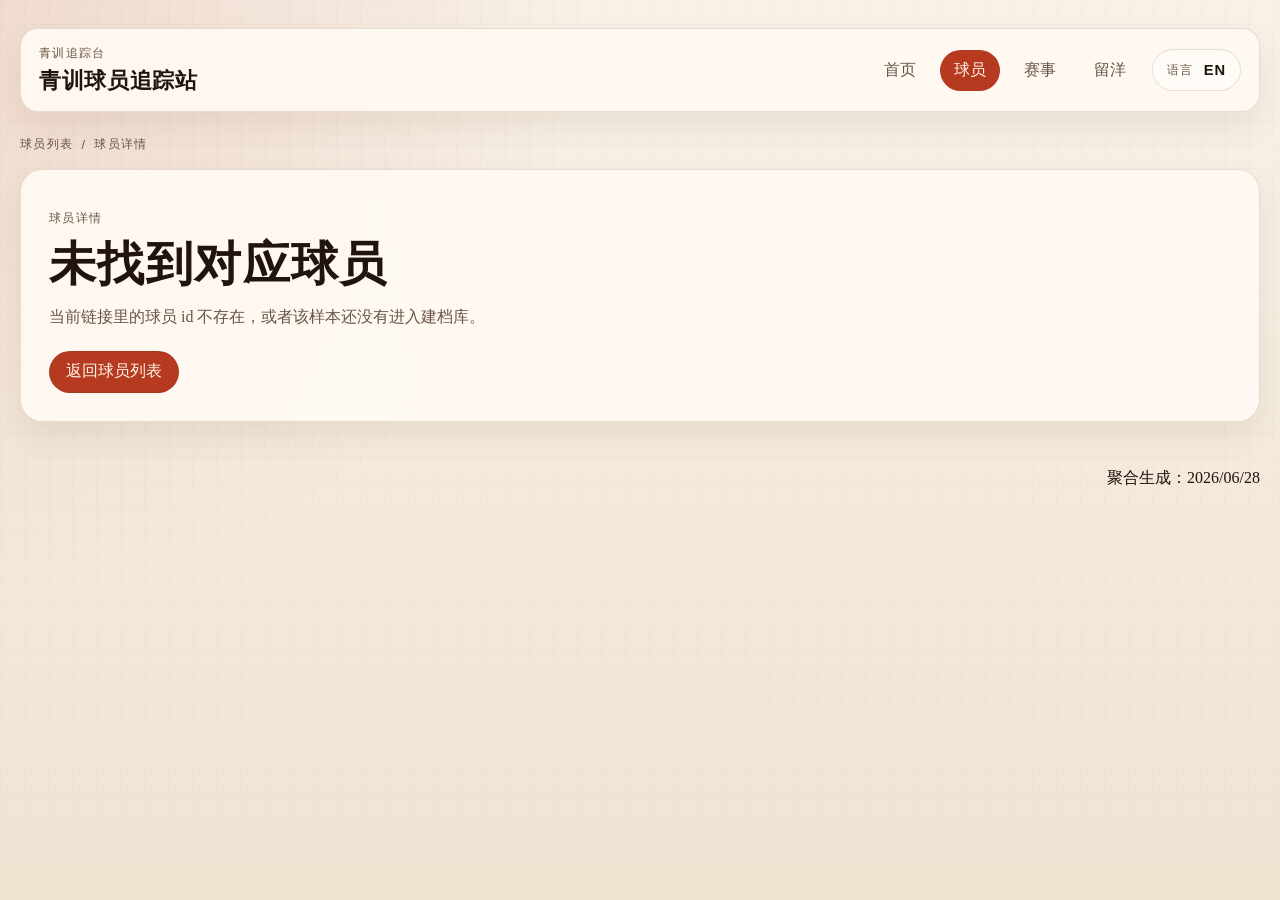
<file: player.html>
<!doctype html>
<html lang="zh-CN">
  <head>
    <meta charset="UTF-8" />
    <meta name="viewport" content="width=device-width, initial-scale=1.0" />
    <title>球员详情 | 青训球员追踪站</title>
    <meta
      name="description"
      content="查看球员青训路径、赛事经历、当前归属、最近贡献与外部资料链接。"
    />
    <link rel="stylesheet" href="./assets/styles.css?v=20260523-tournament-detail-cache-fix" />
  </head>
  <body data-page="player-detail">
    <div class="site-shell">
      <header class="site-header">
        <a class="brand" href="./index.html">
          <span class="brand-kicker" data-i18n="site.kicker">青训追踪台</span>
          <strong data-i18n="site.brand">青训球员追踪站</strong>
        </a>
        <div class="header-actions">
          <nav class="site-nav" aria-label="主导航" data-i18n-aria-label="nav.aria">
            <a data-nav="home" data-i18n="nav.home" href="./index.html">首页</a>
            <a data-nav="players" data-i18n="nav.players" href="./players.html">球员</a>
            <a data-nav="tournaments" data-i18n="nav.tournaments" href="./tournaments.html">赛事</a>
            <a data-nav="overseas" data-i18n="nav.overseas" href="./overseas.html">留洋</a>
          </nav>
          <button id="languageToggleButton" class="header-control" type="button" aria-label="切换语言">
            <span class="header-control-caption" data-i18n="header.language">语言</span>
            <strong id="languageToggleValue">EN</strong>
          </button>
        </div>
      </header>

      <main>
        <p class="breadcrumb">
          <a href="./players.html" data-i18n="playerDetail.breadcrumb.list">球员列表</a>
          <span>/</span>
          <span data-i18n="playerDetail.breadcrumb.detail">球员详情</span>
        </p>

        <section id="playerDetailHero" class="page-hero hero-tight"></section>

        <div id="playerDetailBody" hidden>
          <section class="detail-stats" id="playerDetailStats"></section>

          <section class="content-panel">
            <div class="section-head">
              <div>
                <p class="eyebrow" data-i18n="playerDetail.pathway.eyebrow">Pathway</p>
                <h2 data-i18n="playerDetail.pathway.title">青训路径与归属变化</h2>
              </div>
            </div>
            <div id="playerPathwayTimeline" class="timeline-list"></div>
          </section>

          <section class="dashboard-grid">
            <article id="playerCompetitionSection" class="content-panel panel-span-2">
              <div class="section-head">
                <div>
                  <p class="eyebrow" data-i18n="playerDetail.competition.eyebrow">Competition Log</p>
                  <h2 data-i18n="playerDetail.competition.title">赛事经历</h2>
                </div>
              </div>
              <div id="playerParticipationList" class="stack-list"></div>
            </article>

            <article class="content-panel">
              <div class="section-head">
                <div>
                  <p class="eyebrow" data-i18n="playerDetail.recent.eyebrow">Recent Contributions</p>
                  <h2 data-i18n="playerDetail.recent.title">最近贡献</h2>
                </div>
              </div>
              <div id="playerRecentContributions" class="stack-list"></div>
            </article>
          </section>

          <section id="playerLinksSection" class="content-panel">
            <div class="section-head">
              <div>
                <p class="eyebrow" data-i18n="playerDetail.links.eyebrow">External Links</p>
                <h2 data-i18n="playerDetail.links.title">外部资料与来源</h2>
              </div>
            </div>
            <div id="playerExternalLinks" class="story-grid"></div>
          </section>
        </div>
      </main>

      <footer class="site-footer">
        <p id="globalUpdatedLabel" data-i18n="common.loadingData">数据载入中</p>
      </footer>
    </div>

    <script type="module" src="./assets/app.js?v=20260523-tournament-detail-cache-fix"></script>
  </body>
</html>
</file>
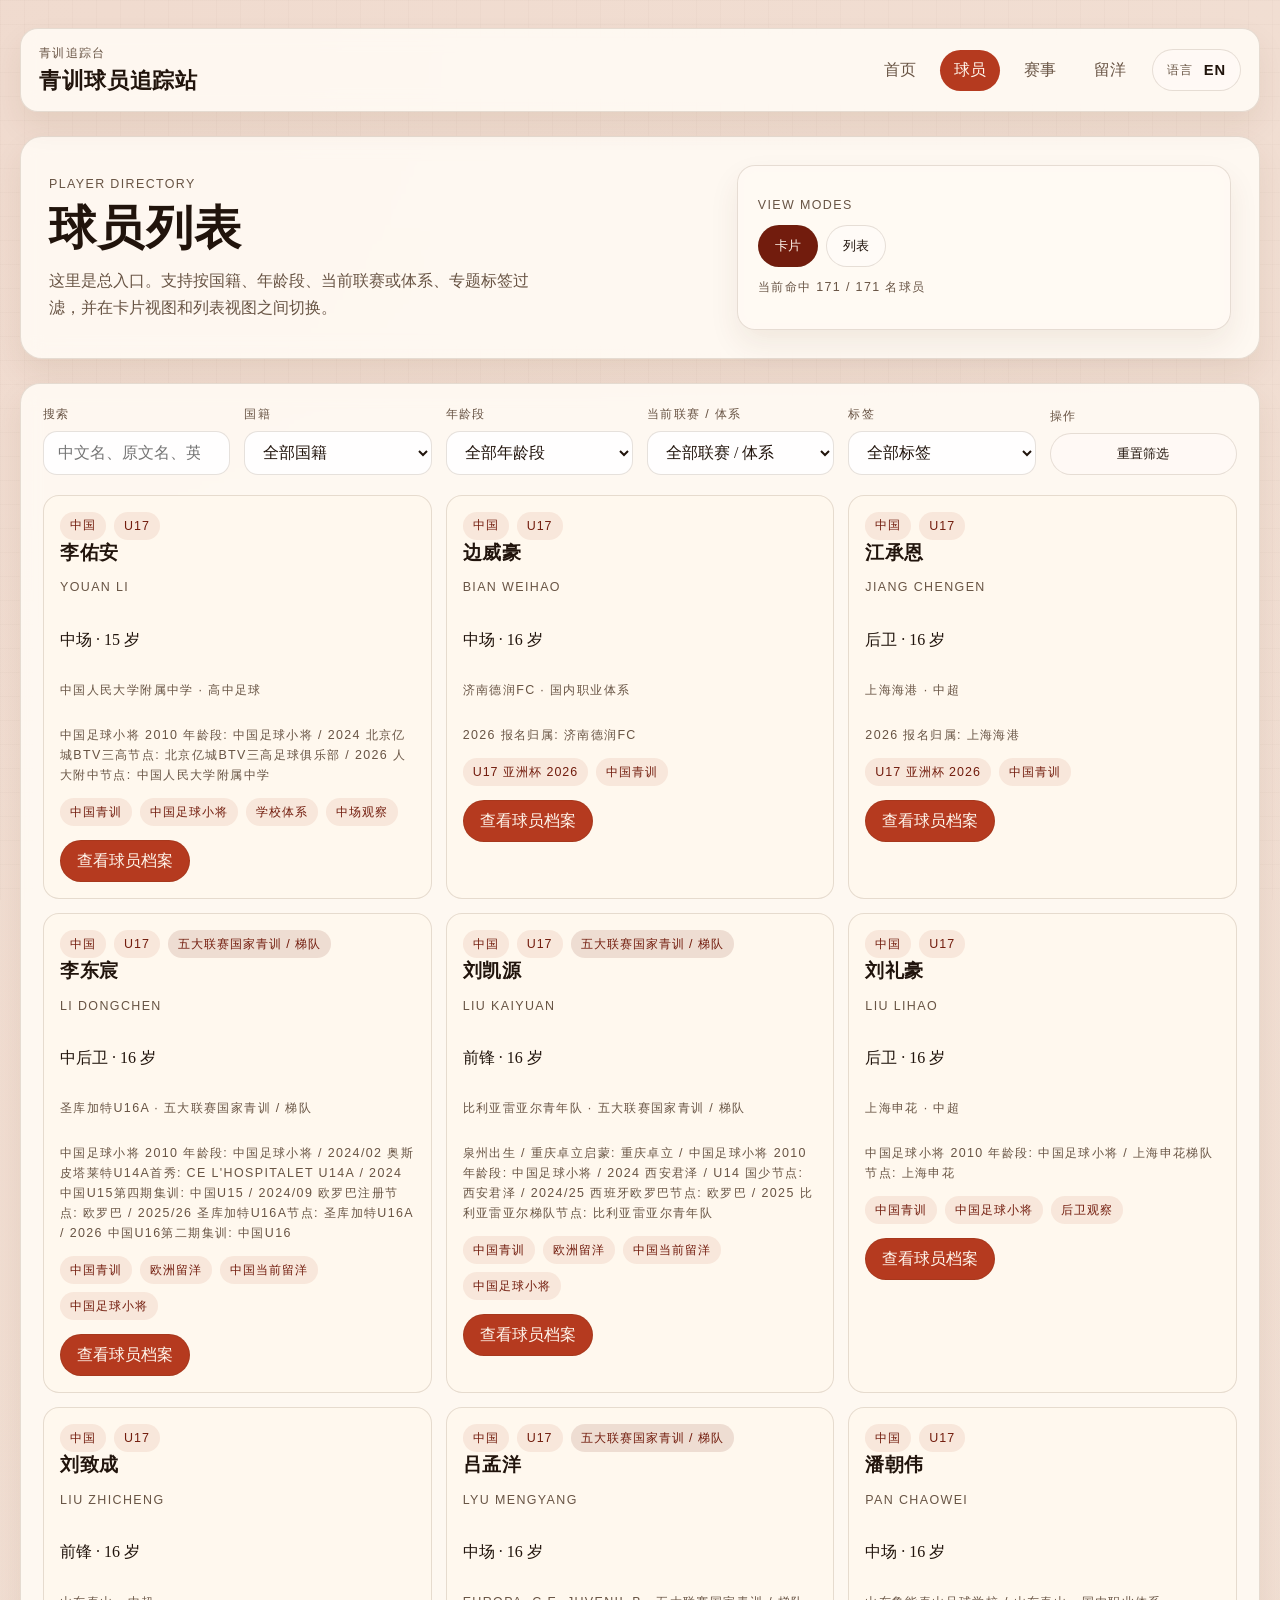
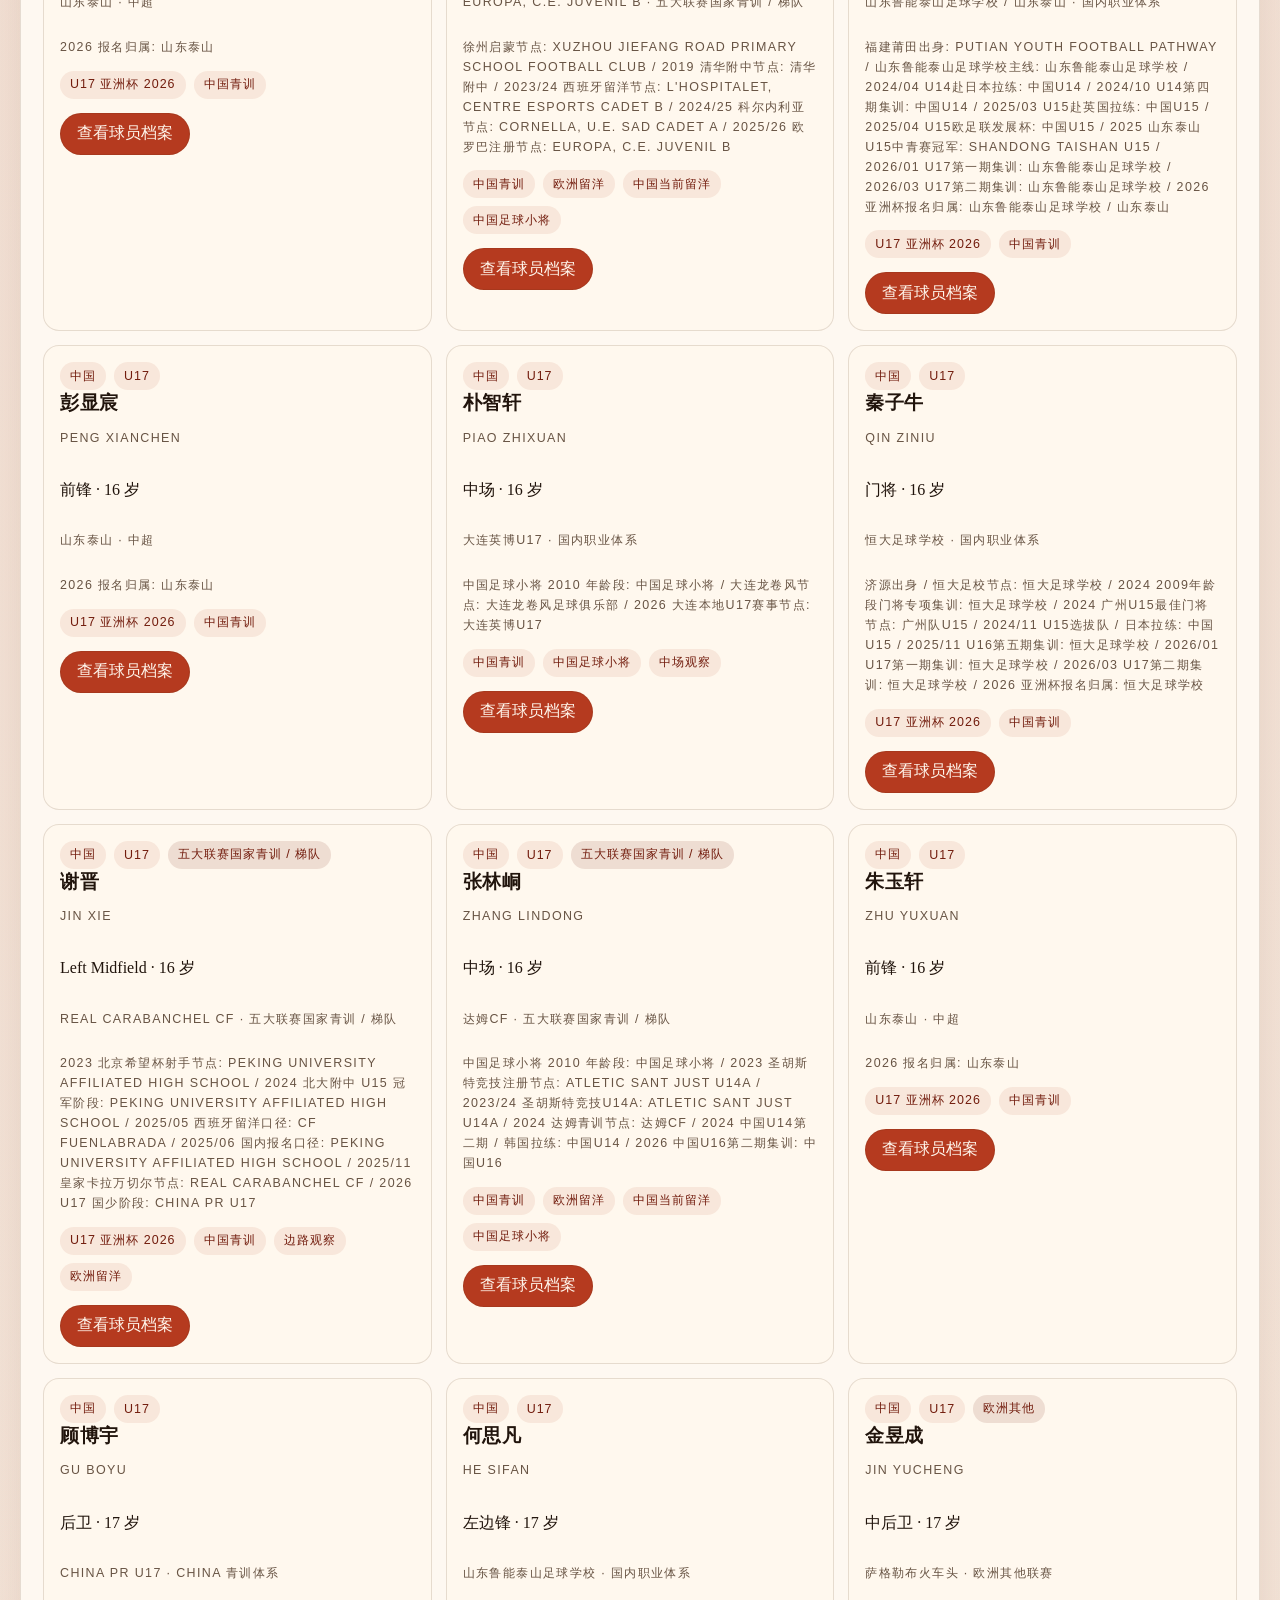
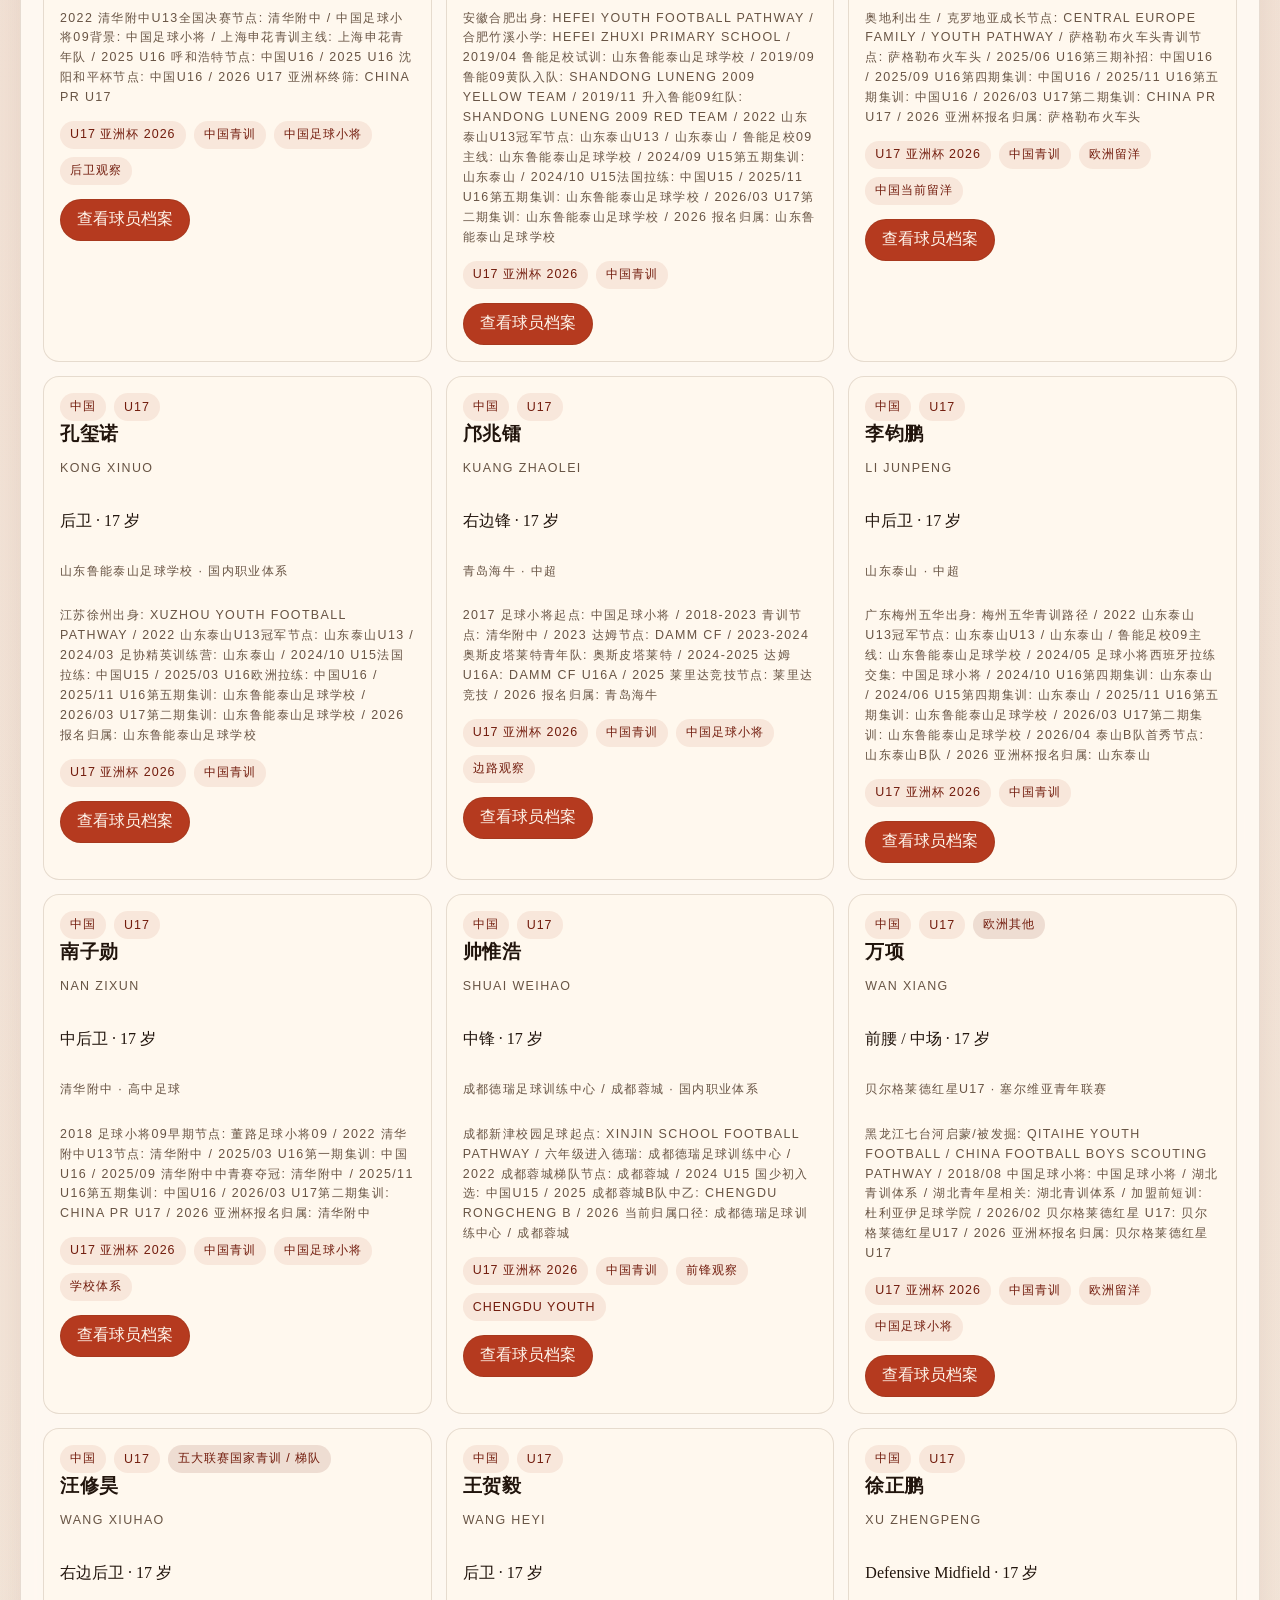
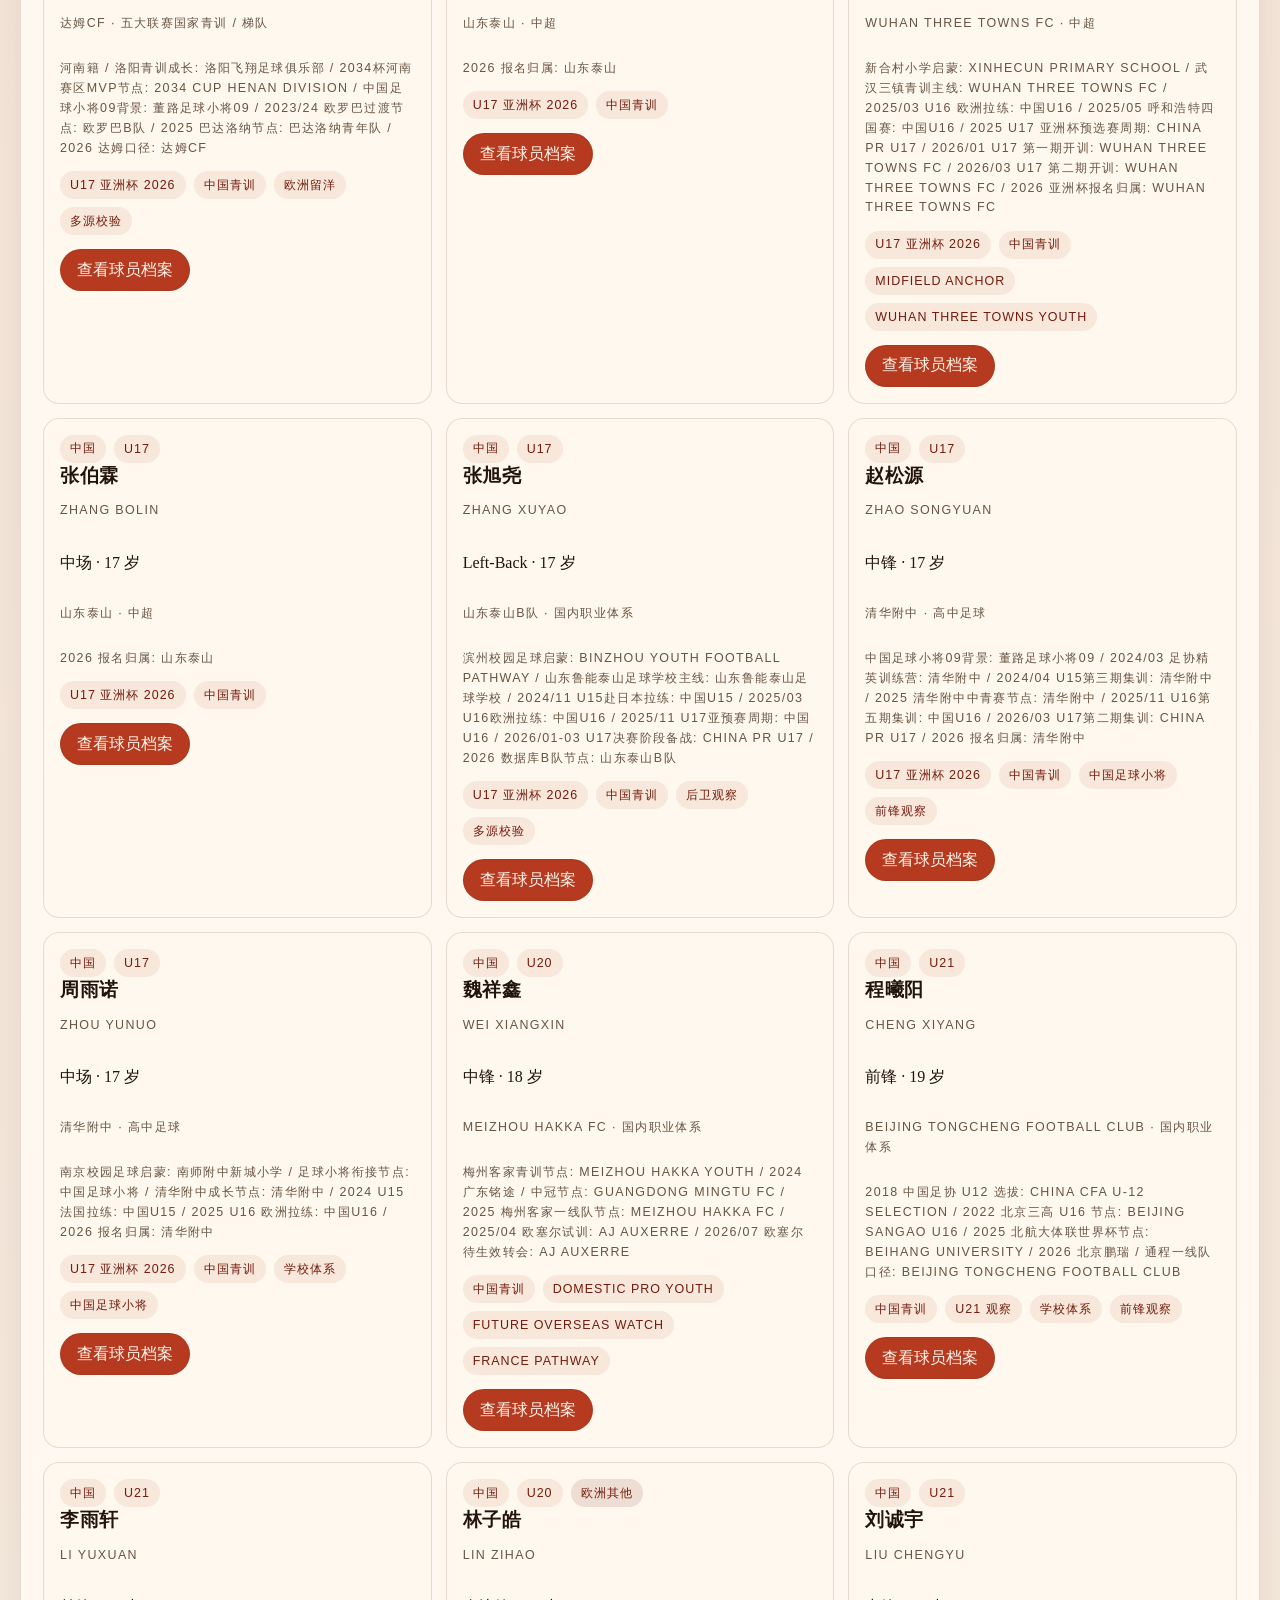
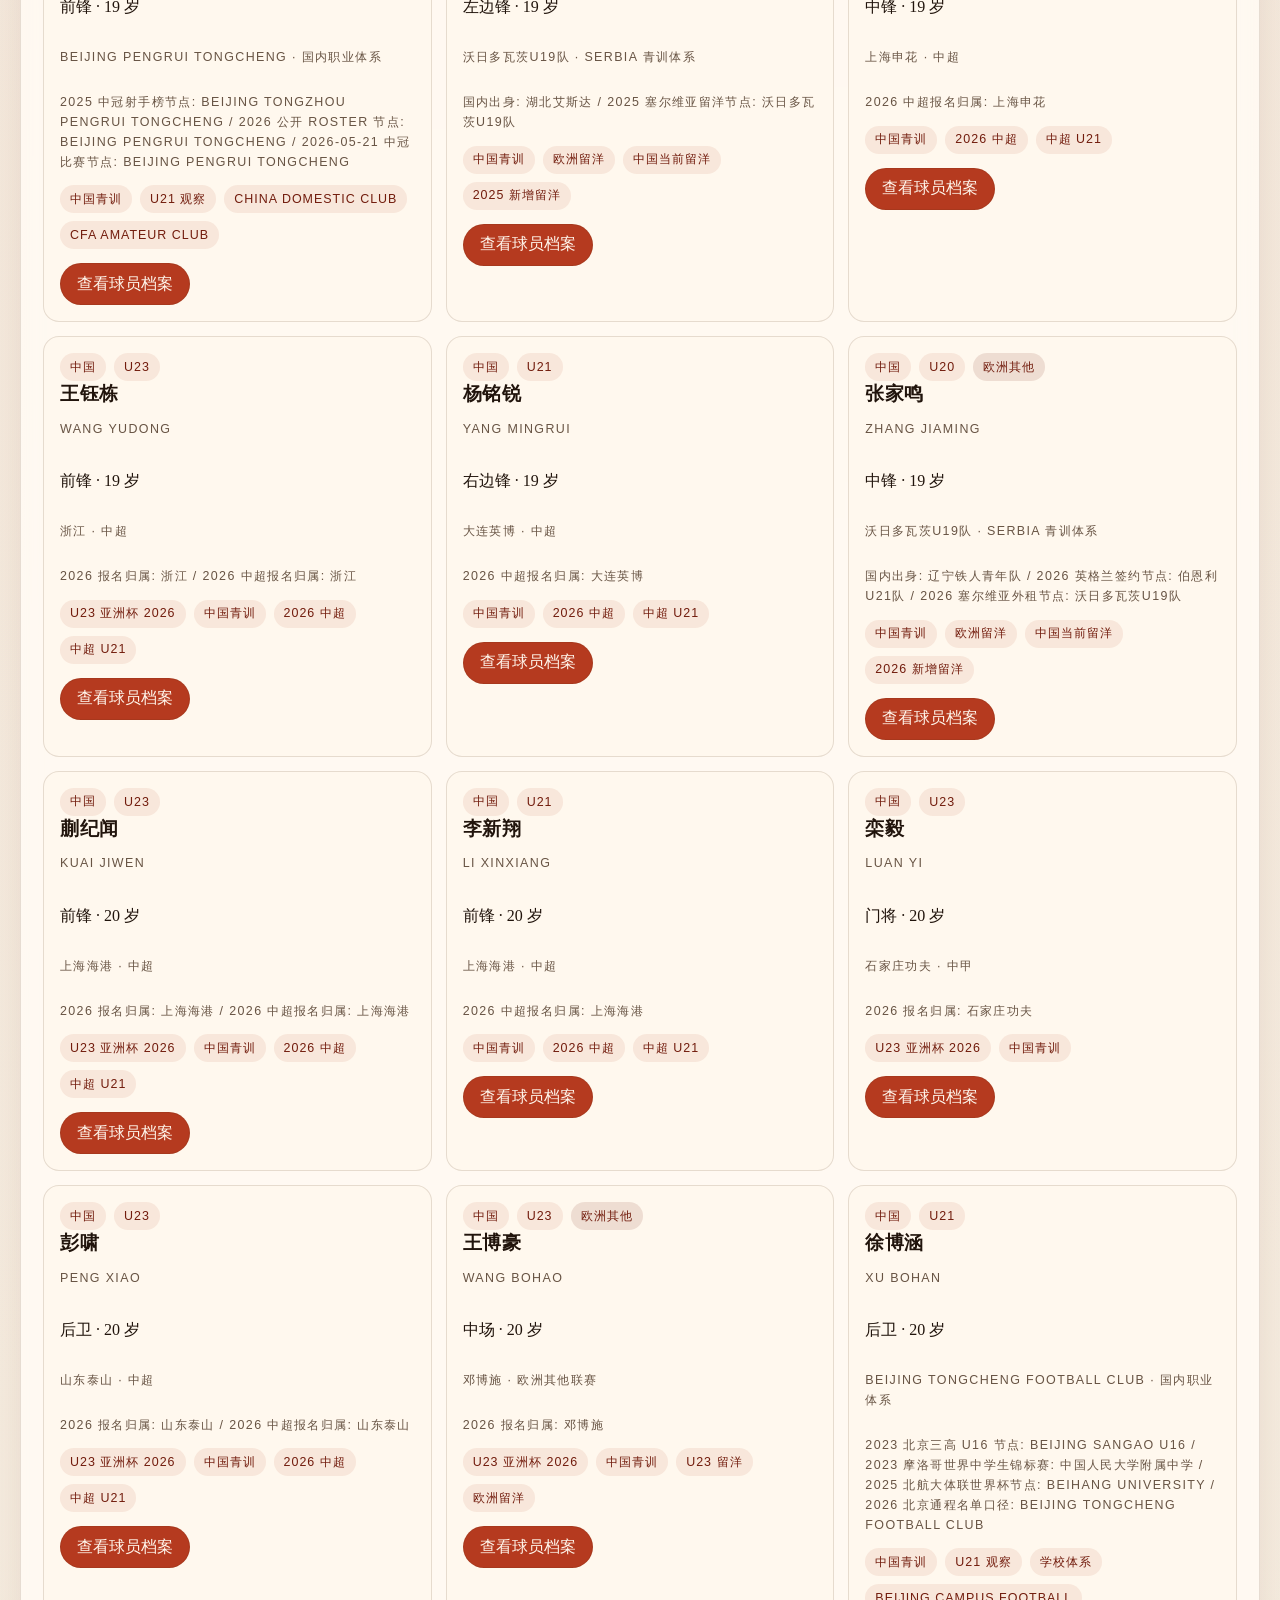
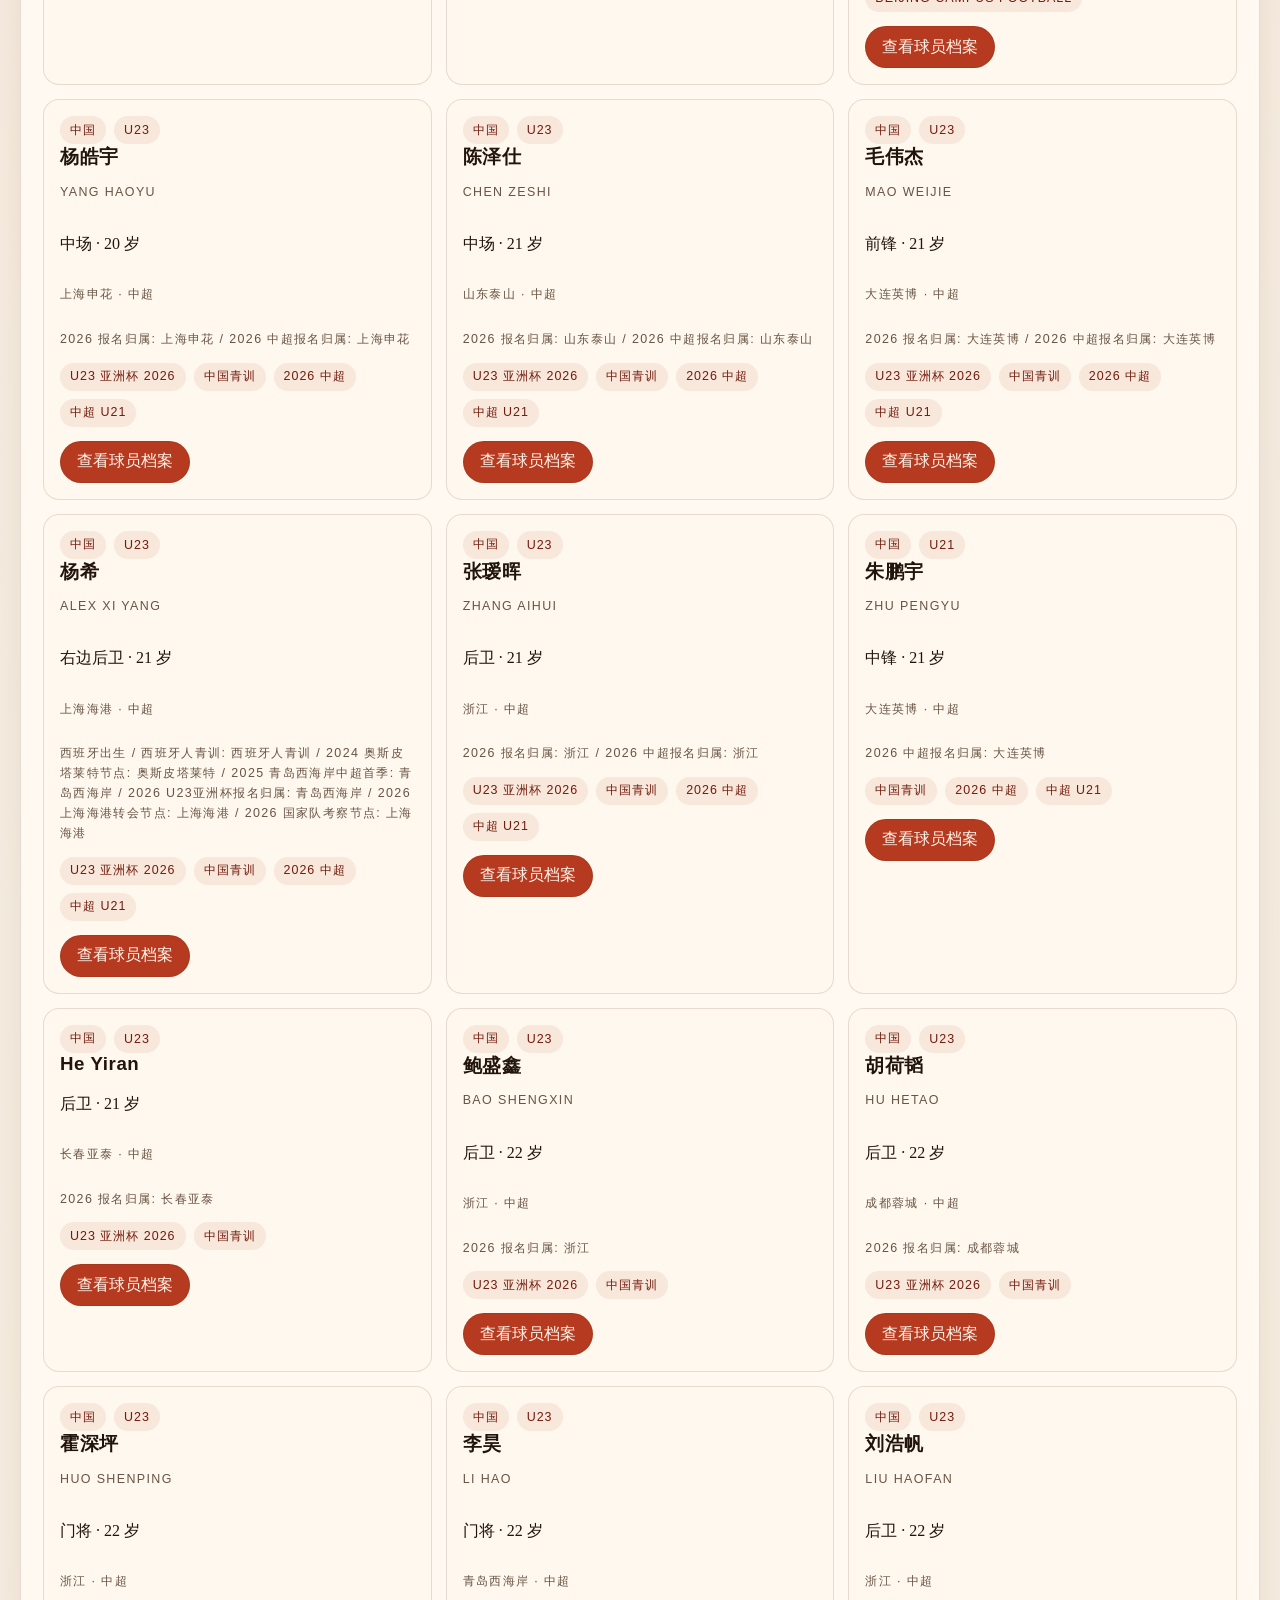
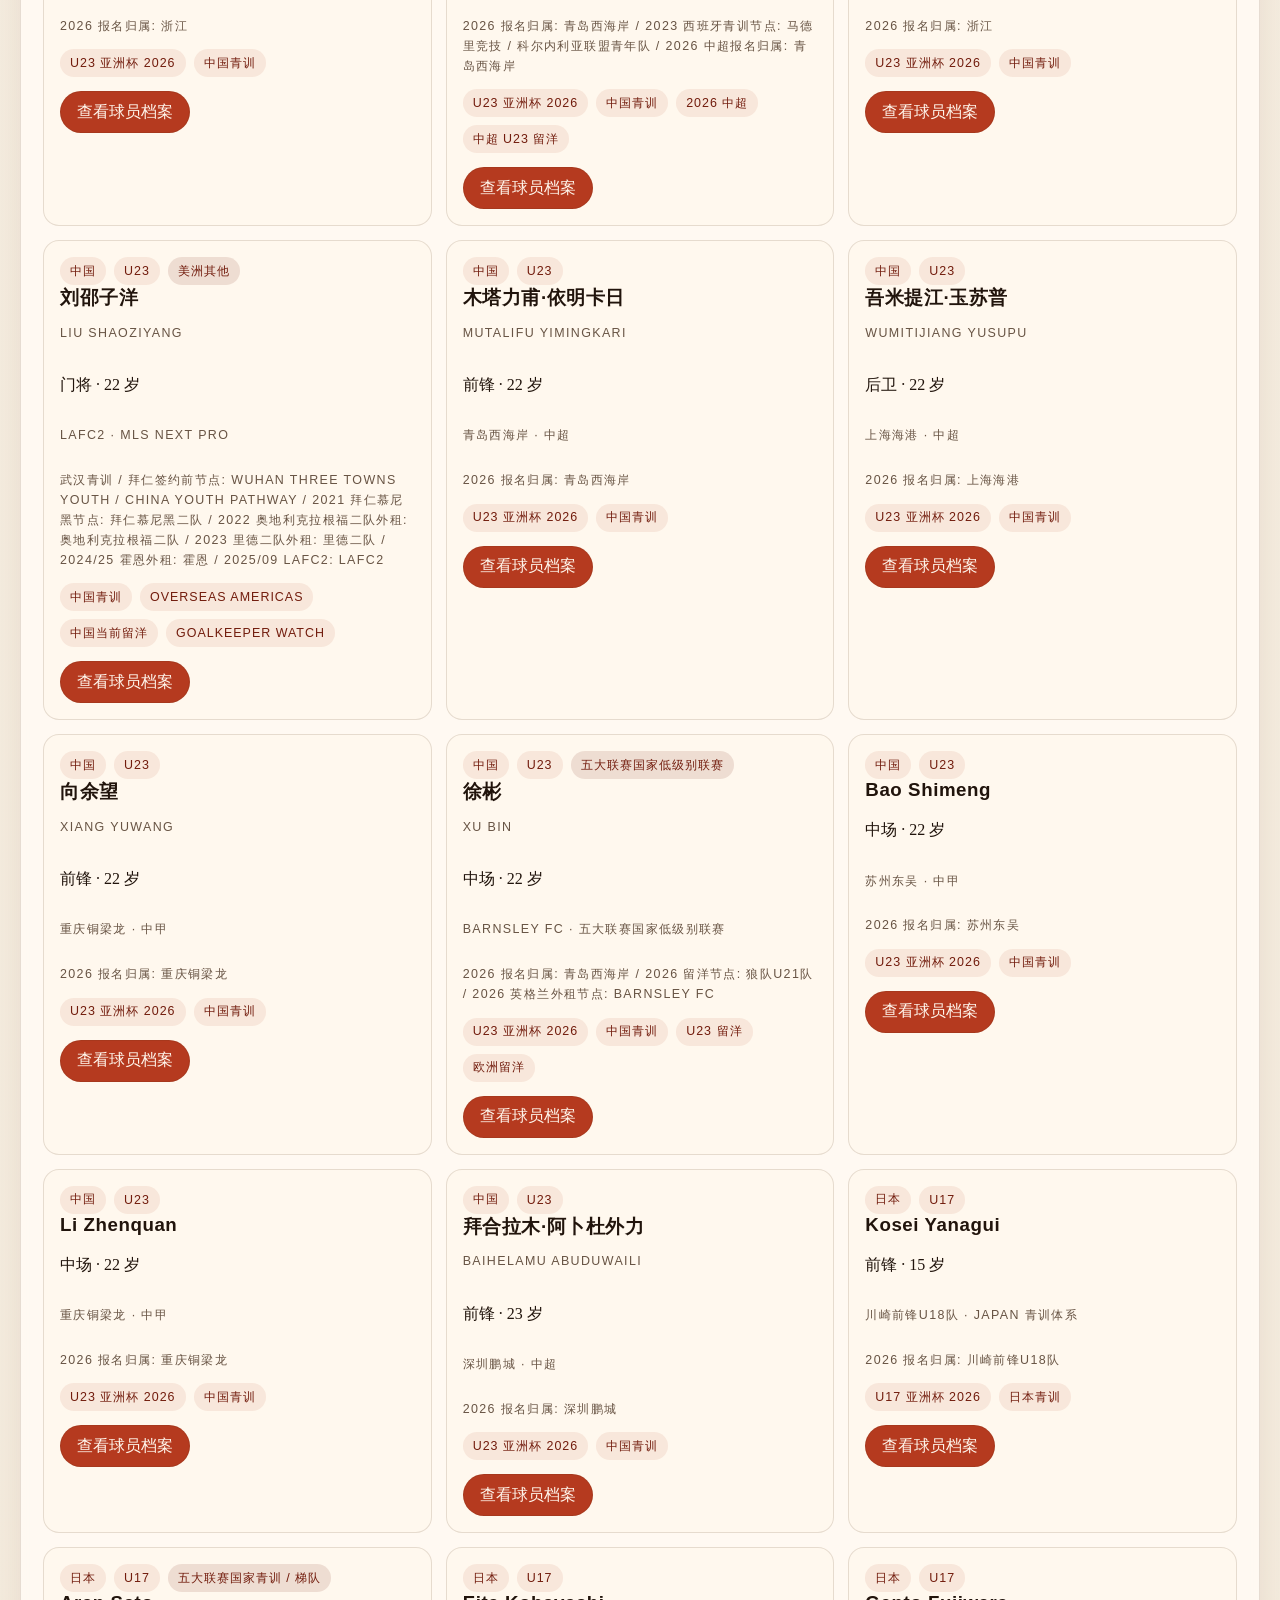
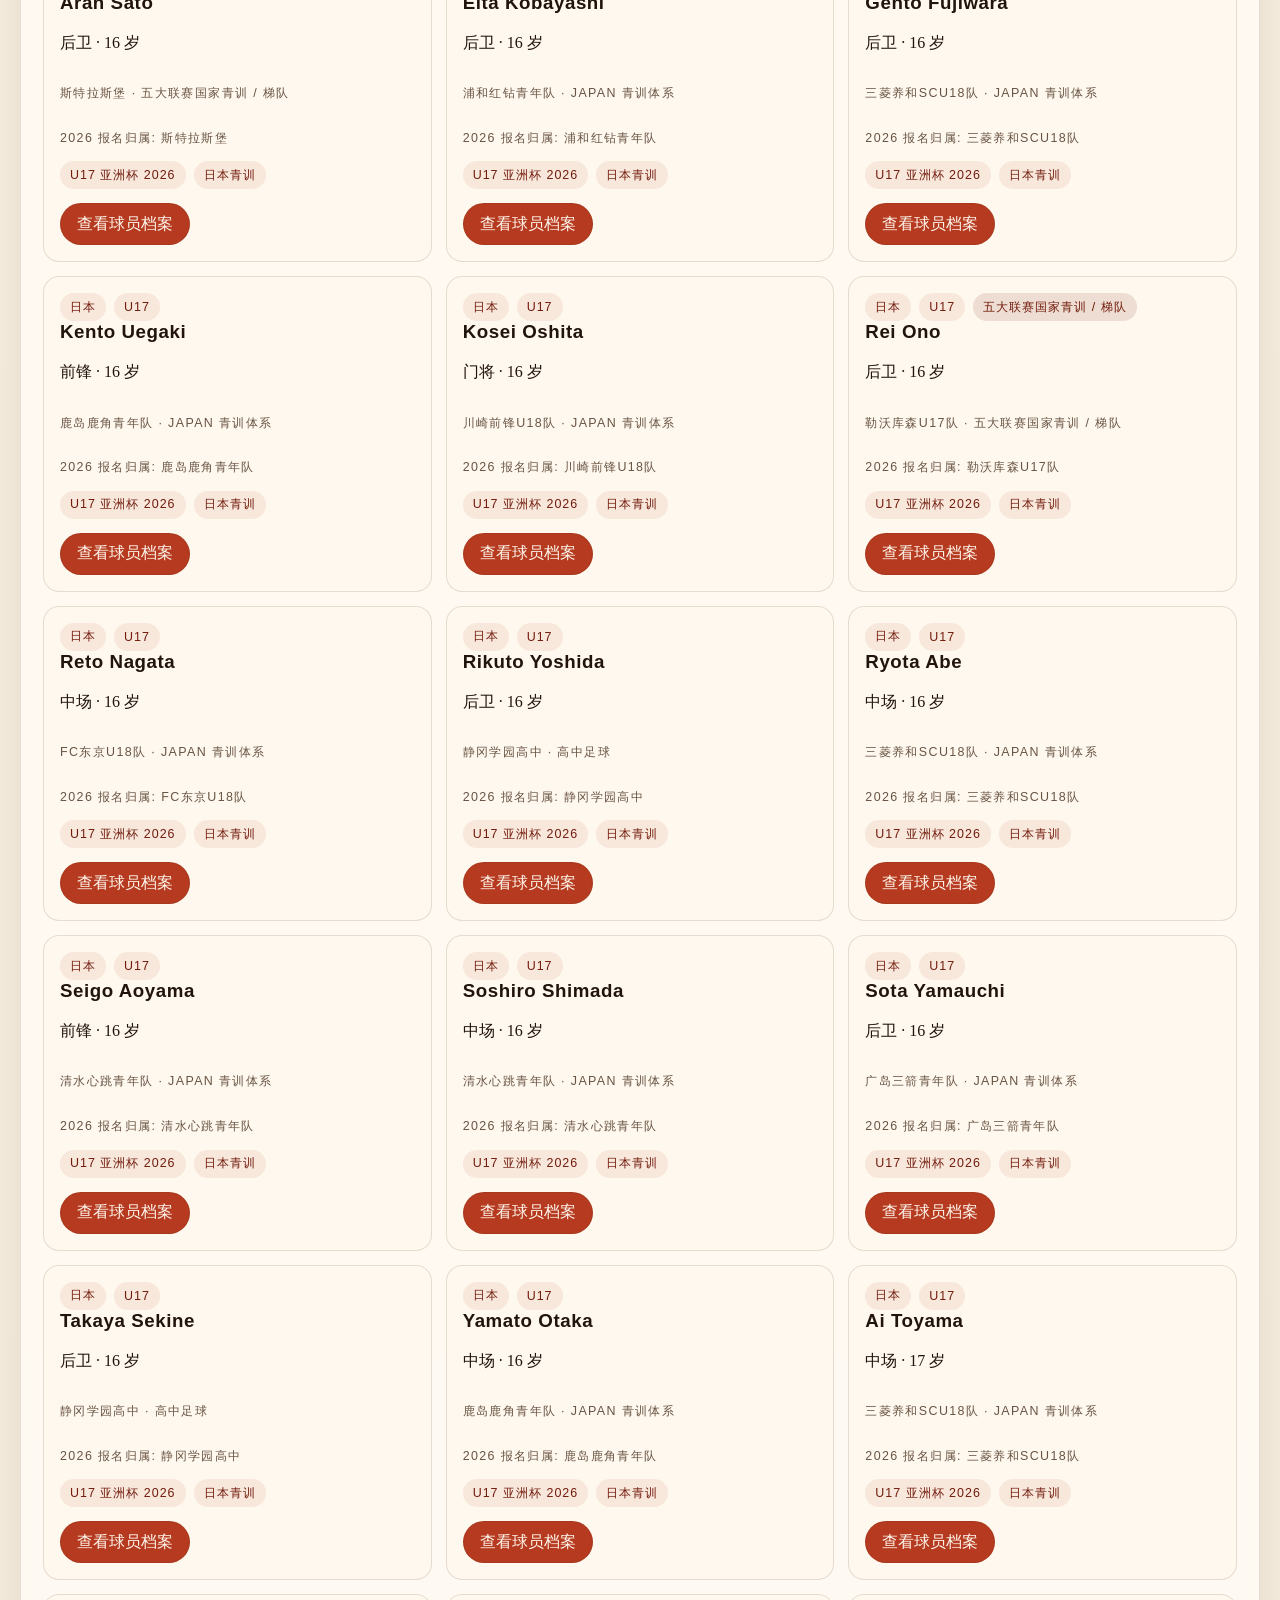
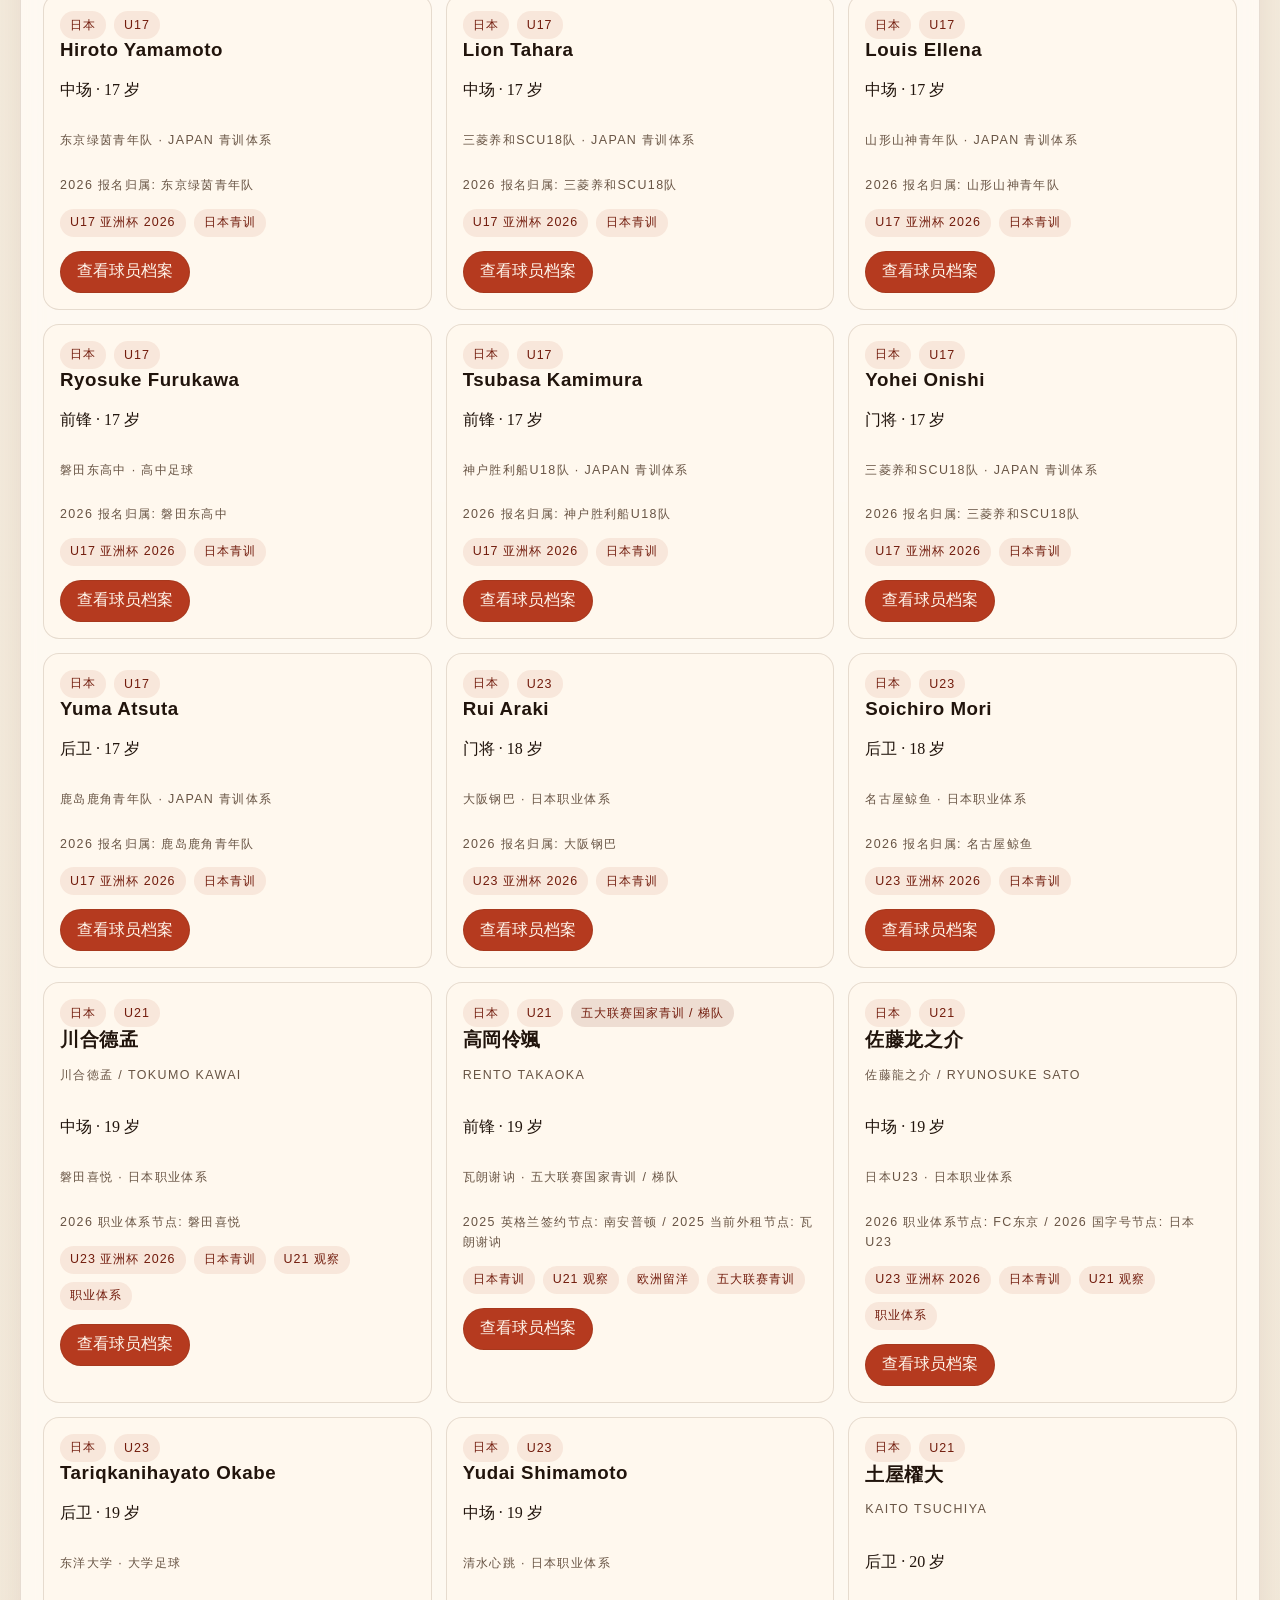
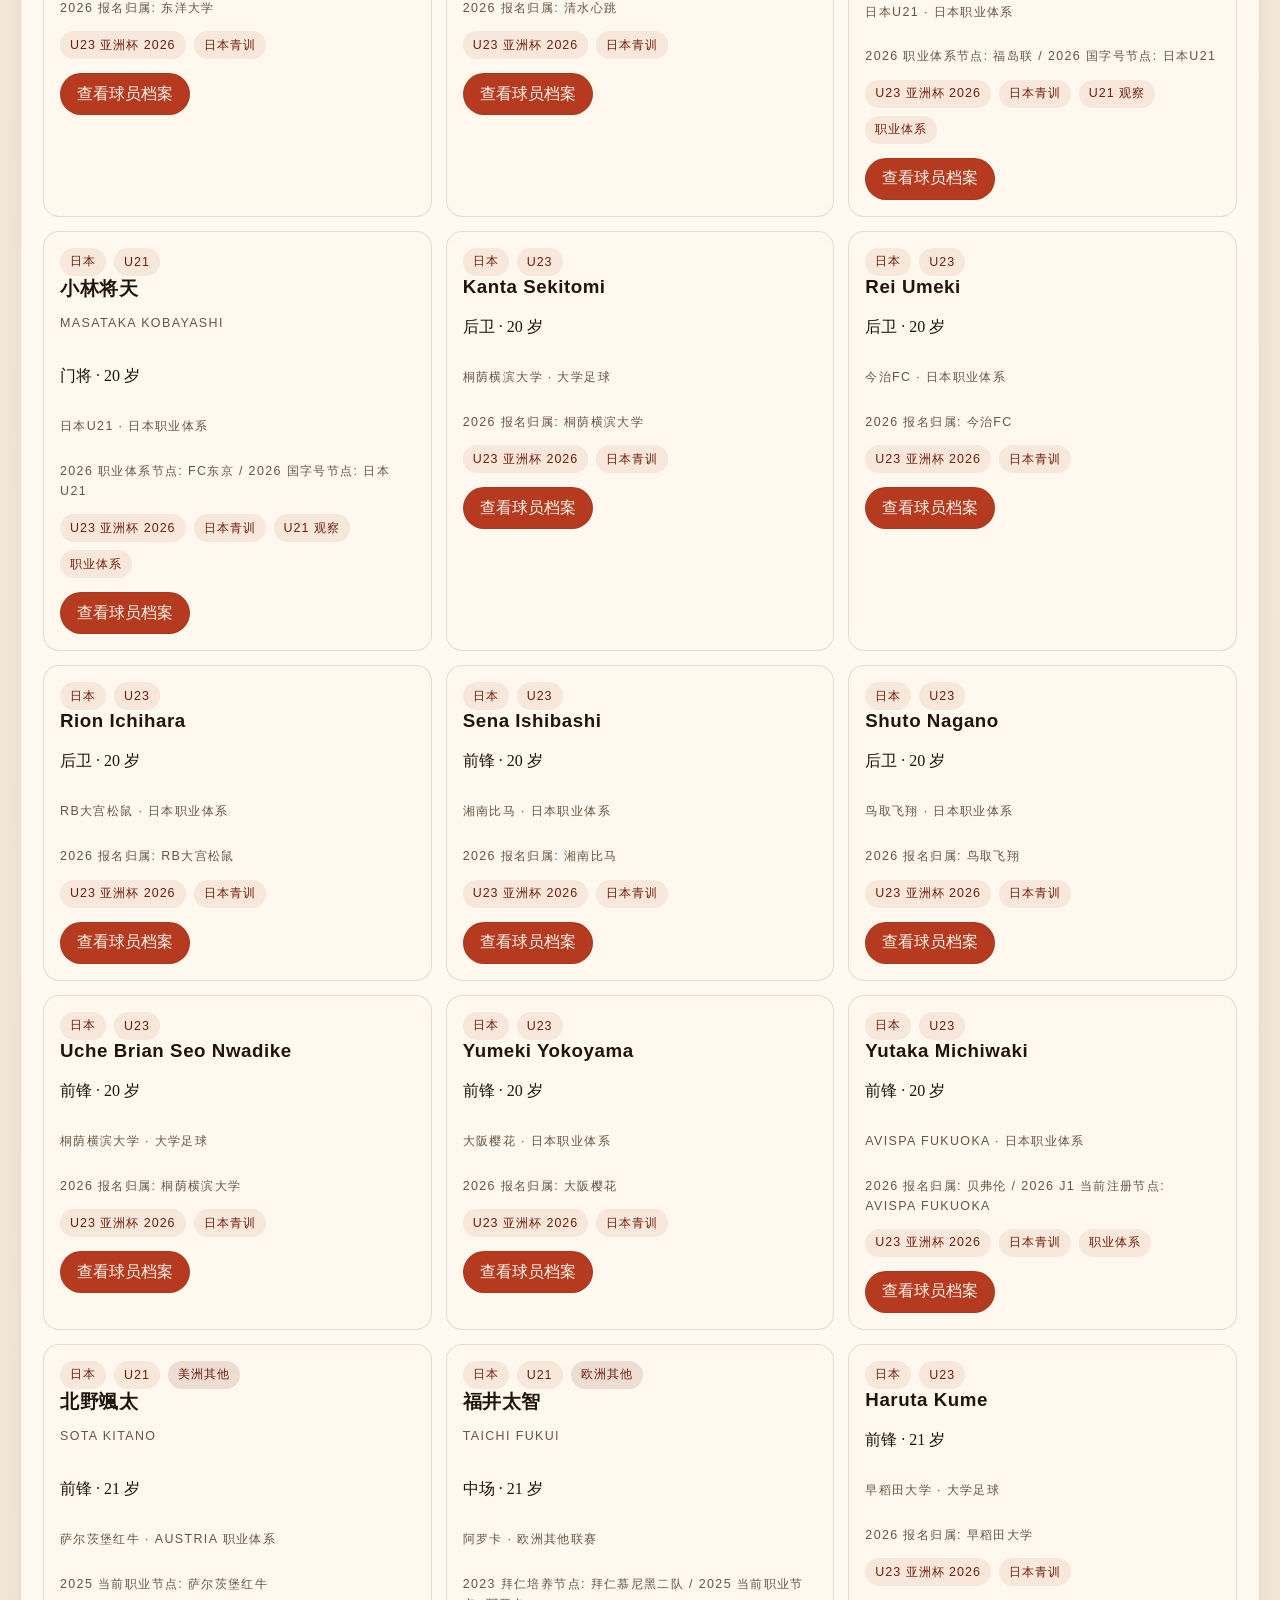
<file: players.html>
<!doctype html>
<html lang="zh-CN">
  <head>
    <meta charset="UTF-8" />
    <meta name="viewport" content="width=device-width, initial-scale=1.0" />
    <title>球员列表 | 青训球员追踪站</title>
    <meta
      name="description"
      content="按国籍、年龄段、当前联赛或体系、标签筛选青训与青年球员样本。"
    />
    <link rel="stylesheet" href="./assets/styles.css?v=20260523-tournament-detail-cache-fix" />
  </head>
  <body data-page="players">
    <div class="site-shell">
      <header class="site-header">
        <a class="brand" href="./index.html">
          <span class="brand-kicker" data-i18n="site.kicker">青训追踪台</span>
          <strong data-i18n="site.brand">青训球员追踪站</strong>
        </a>
        <div class="header-actions">
          <nav class="site-nav" aria-label="主导航" data-i18n-aria-label="nav.aria">
            <a data-nav="home" data-i18n="nav.home" href="./index.html">首页</a>
            <a data-nav="players" data-i18n="nav.players" href="./players.html">球员</a>
            <a data-nav="tournaments" data-i18n="nav.tournaments" href="./tournaments.html">赛事</a>
            <a data-nav="overseas" data-i18n="nav.overseas" href="./overseas.html">留洋</a>
          </nav>
          <button id="languageToggleButton" class="header-control" type="button" aria-label="切换语言">
            <span class="header-control-caption" data-i18n="header.language">语言</span>
            <strong id="languageToggleValue">EN</strong>
          </button>
        </div>
      </header>

      <main>
        <section class="page-hero hero-tight">
          <div class="hero-copy">
            <p class="eyebrow" data-i18n="players.hero.eyebrow">Player Directory</p>
            <h1 data-i18n="players.hero.title">球员列表</h1>
            <p class="hero-text" data-i18n="players.hero.text">
              这里是总入口。支持按国籍、年龄段、当前联赛或体系、专题标签过滤，并在卡片视图和列表视图之间切换。
            </p>
          </div>
          <aside class="hero-spotlight">
            <p class="eyebrow" data-i18n="players.view.eyebrow">View Modes</p>
            <div class="view-switch" role="tablist" aria-label="视图切换" data-i18n-aria-label="players.view.aria">
              <button id="viewCardsButton" class="switch-button" type="button" data-i18n="players.view.cards">卡片</button>
              <button id="viewTableButton" class="switch-button" type="button" data-i18n="players.view.table">列表</button>
            </div>
            <p id="playerResultsMeta" class="section-note" data-i18n="common.loading">载入中</p>
          </aside>
        </section>

        <section class="content-panel">
          <div class="filter-bar">
            <label class="filter-item">
              <span data-i18n="players.filters.search">搜索</span>
              <input id="playerSearchInput" type="search" placeholder="中文名、原文名、英文名、俱乐部、标签" data-i18n-placeholder="players.filters.searchPlaceholder" />
            </label>
            <label class="filter-item">
              <span data-i18n="players.filters.country">国籍</span>
              <select id="playerCountryFilter"></select>
            </label>
            <label class="filter-item">
              <span data-i18n="players.filters.ageBand">年龄段</span>
              <select id="playerAgeFilter"></select>
            </label>
            <label class="filter-item">
              <span data-i18n="players.filters.league">当前联赛 / 体系</span>
              <select id="playerLeagueFilter"></select>
            </label>
            <label class="filter-item">
              <span data-i18n="players.filters.tag">标签</span>
              <select id="playerTagFilter"></select>
            </label>
            <div class="filter-item filter-action-item">
              <span data-i18n="players.filters.actions">操作</span>
              <button id="playerResetButton" class="switch-button" type="button" data-i18n="players.filters.reset">重置筛选</button>
            </div>
          </div>

          <div id="playerCardGrid" class="player-card-grid"></div>

          <div id="playerTableWrap" class="table-shell" hidden>
            <table>
              <thead>
                <tr>
                  <th data-i18n="players.table.player">球员</th>
                  <th data-i18n="players.table.country">国籍</th>
                  <th data-i18n="players.table.age">年龄</th>
                  <th data-i18n="players.table.club">当前球队</th>
                  <th data-i18n="players.table.league">当前联赛 / 体系</th>
                  <th data-i18n="players.table.tag">标签</th>
                  <th data-i18n="players.table.detail">详情</th>
                </tr>
              </thead>
              <tbody id="playerTableBody"></tbody>
            </table>
          </div>

          <div id="playerListEmptyState" class="empty-state" hidden data-i18n="players.empty">当前筛选条件下没有匹配球员。</div>
        </section>
      </main>

      <footer class="site-footer">
        <p id="globalUpdatedLabel" data-i18n="common.loadingData">数据载入中</p>
      </footer>
    </div>

    <script type="module" src="./assets/app.js?v=20260523-tournament-detail-cache-fix"></script>
  </body>
</html>
</file>
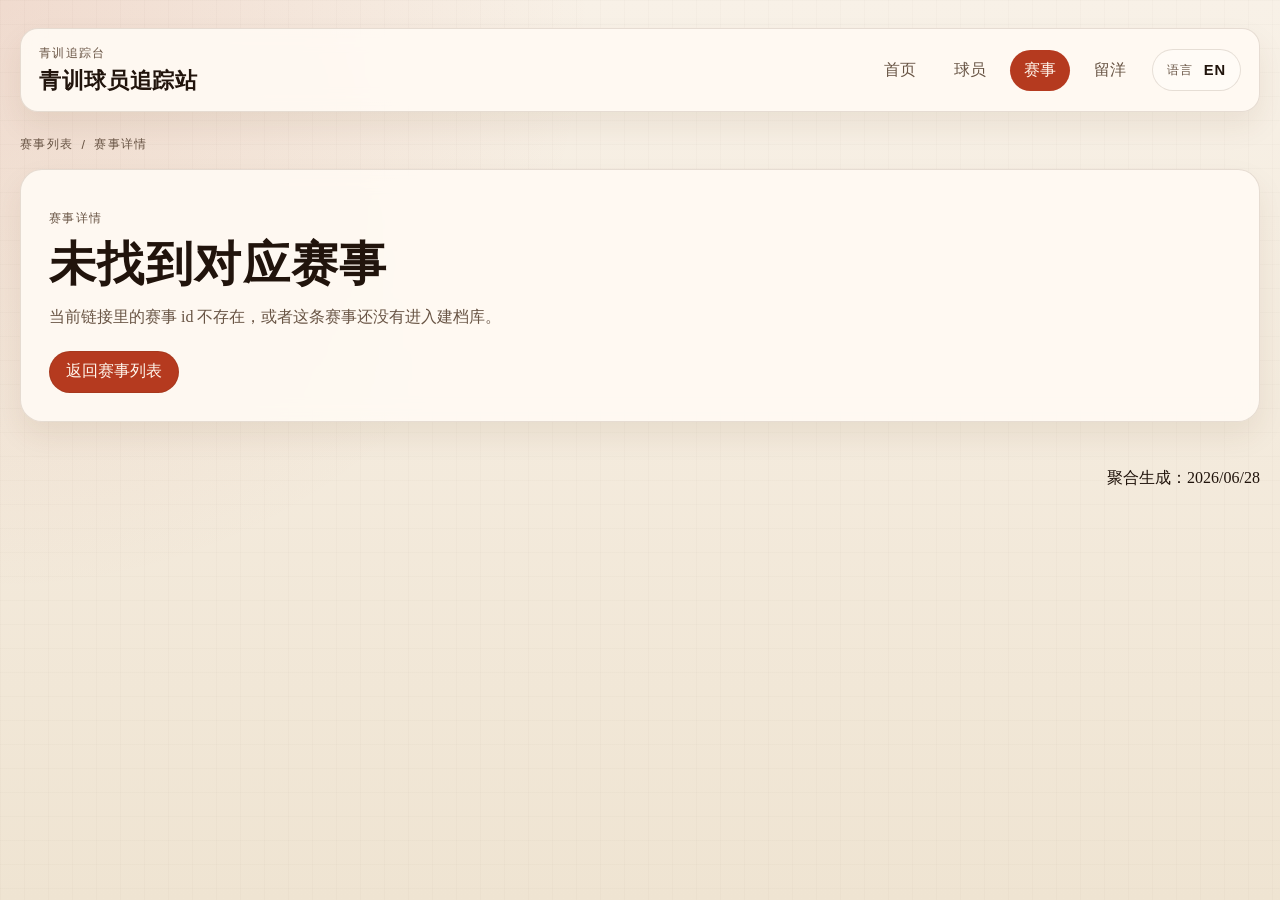
<file: tournament.html>
<!doctype html>
<html lang="zh-CN">
  <head>
    <meta charset="UTF-8" />
    <meta name="viewport" content="width=device-width, initial-scale=1.0" />
    <title>赛事详情 | 青训球员追踪站</title>
    <meta
      name="description"
      content="查看单项赛事的时间范围、中国战绩、比赛明细、关键球员与来源链接。"
    />
    <link rel="stylesheet" href="./assets/styles.css?v=20260523-tournament-detail-cache-fix" />
  </head>
  <body data-page="tournament-detail">
    <div class="site-shell">
      <header class="site-header">
        <a class="brand" href="./index.html">
          <span class="brand-kicker" data-i18n="site.kicker">青训追踪台</span>
          <strong data-i18n="site.brand">青训球员追踪站</strong>
        </a>
        <div class="header-actions">
          <nav class="site-nav" aria-label="主导航" data-i18n-aria-label="nav.aria">
            <a data-nav="home" data-i18n="nav.home" href="./index.html">首页</a>
            <a data-nav="players" data-i18n="nav.players" href="./players.html">球员</a>
            <a data-nav="tournaments" data-i18n="nav.tournaments" href="./tournaments.html">赛事</a>
            <a data-nav="overseas" data-i18n="nav.overseas" href="./overseas.html">留洋</a>
          </nav>
          <button id="languageToggleButton" class="header-control" type="button" aria-label="切换语言">
            <span class="header-control-caption" data-i18n="header.language">语言</span>
            <strong id="languageToggleValue">EN</strong>
          </button>
        </div>
      </header>

      <main>
        <p class="breadcrumb">
          <a href="./tournaments.html" data-i18n="tournamentDetail.breadcrumb.list">赛事列表</a>
          <span>/</span>
          <span data-i18n="tournamentDetail.breadcrumb.detail">赛事详情</span>
        </p>

        <section id="tournamentDetailHero" class="page-hero hero-tight"></section>

        <div id="tournamentDetailBody" hidden>
          <section id="tournamentDetailStats" class="stats-row detail-stats"></section>

          <section class="content-panel">
            <div class="section-head">
              <div>
                <p class="eyebrow" data-i18n="tournamentDetail.context.eyebrow">Context</p>
                <h2 data-i18n="tournamentDetail.context.title">赛事背景与当前专题口径</h2>
              </div>
            </div>
            <div id="tournamentDetailContext" class="stack-list"></div>
          </section>

          <section id="tournamentDetailRegionalHistorySection" class="content-panel" hidden>
            <div class="section-head">
              <div>
                <p class="eyebrow" data-i18n="tournamentDetail.history.eyebrow">History</p>
                <h2 data-i18n="tournamentDetail.history.title">中日韩历届战绩</h2>
              </div>
            </div>
            <p id="tournamentDetailRegionalHistoryScope" class="hero-side-note"></p>
            <div id="tournamentDetailRegionalHistorySummary" class="summary-grid"></div>
            <div id="tournamentDetailRegionalHistoryTable"></div>
          </section>

          <section class="dashboard-grid">
            <article class="content-panel panel-span-2">
              <div class="section-head">
                <div>
                  <p class="eyebrow" data-i18n="tournamentDetail.matches.eyebrow">China Matches</p>
                  <h2 data-i18n="tournamentDetail.matches.title">中国队比赛明细</h2>
                </div>
              </div>
              <div id="tournamentDetailMatches" class="stack-list"></div>
            </article>

            <article class="content-panel">
              <div class="section-head">
                <div>
                  <p class="eyebrow" data-i18n="tournamentDetail.keyPlayers.eyebrow">Key Players</p>
                  <h2 data-i18n="tournamentDetail.keyPlayers.title">中国关键球员</h2>
                </div>
              </div>
              <div id="tournamentDetailKeyPlayers" class="stack-list"></div>
            </article>
          </section>

          <section class="content-panel">
            <div class="section-head">
              <div>
                <p class="eyebrow" data-i18n="tournamentDetail.squad.eyebrow">Squad List</p>
                <h2 data-i18n="tournamentDetail.squad.title">中国完整名单</h2>
              </div>
            </div>
            <div id="tournamentDetailSquad" class="player-card-grid compact-grid"></div>
          </section>

          <section class="content-panel">
            <div class="section-head">
              <div>
                <p class="eyebrow" data-i18n="tournamentDetail.sources.eyebrow">Sources</p>
                <h2 data-i18n="tournamentDetail.sources.title">赛事来源链接</h2>
              </div>
            </div>
            <div id="tournamentDetailSources" class="stack-list"></div>
          </section>
        </div>
      </main>

      <footer class="site-footer">
        <p id="globalUpdatedLabel" data-i18n="common.loadingData">数据载入中</p>
      </footer>
    </div>

    <script type="module" src="./assets/app.js?v=20260523-tournament-detail-cache-fix"></script>
  </body>
</html>
</file>
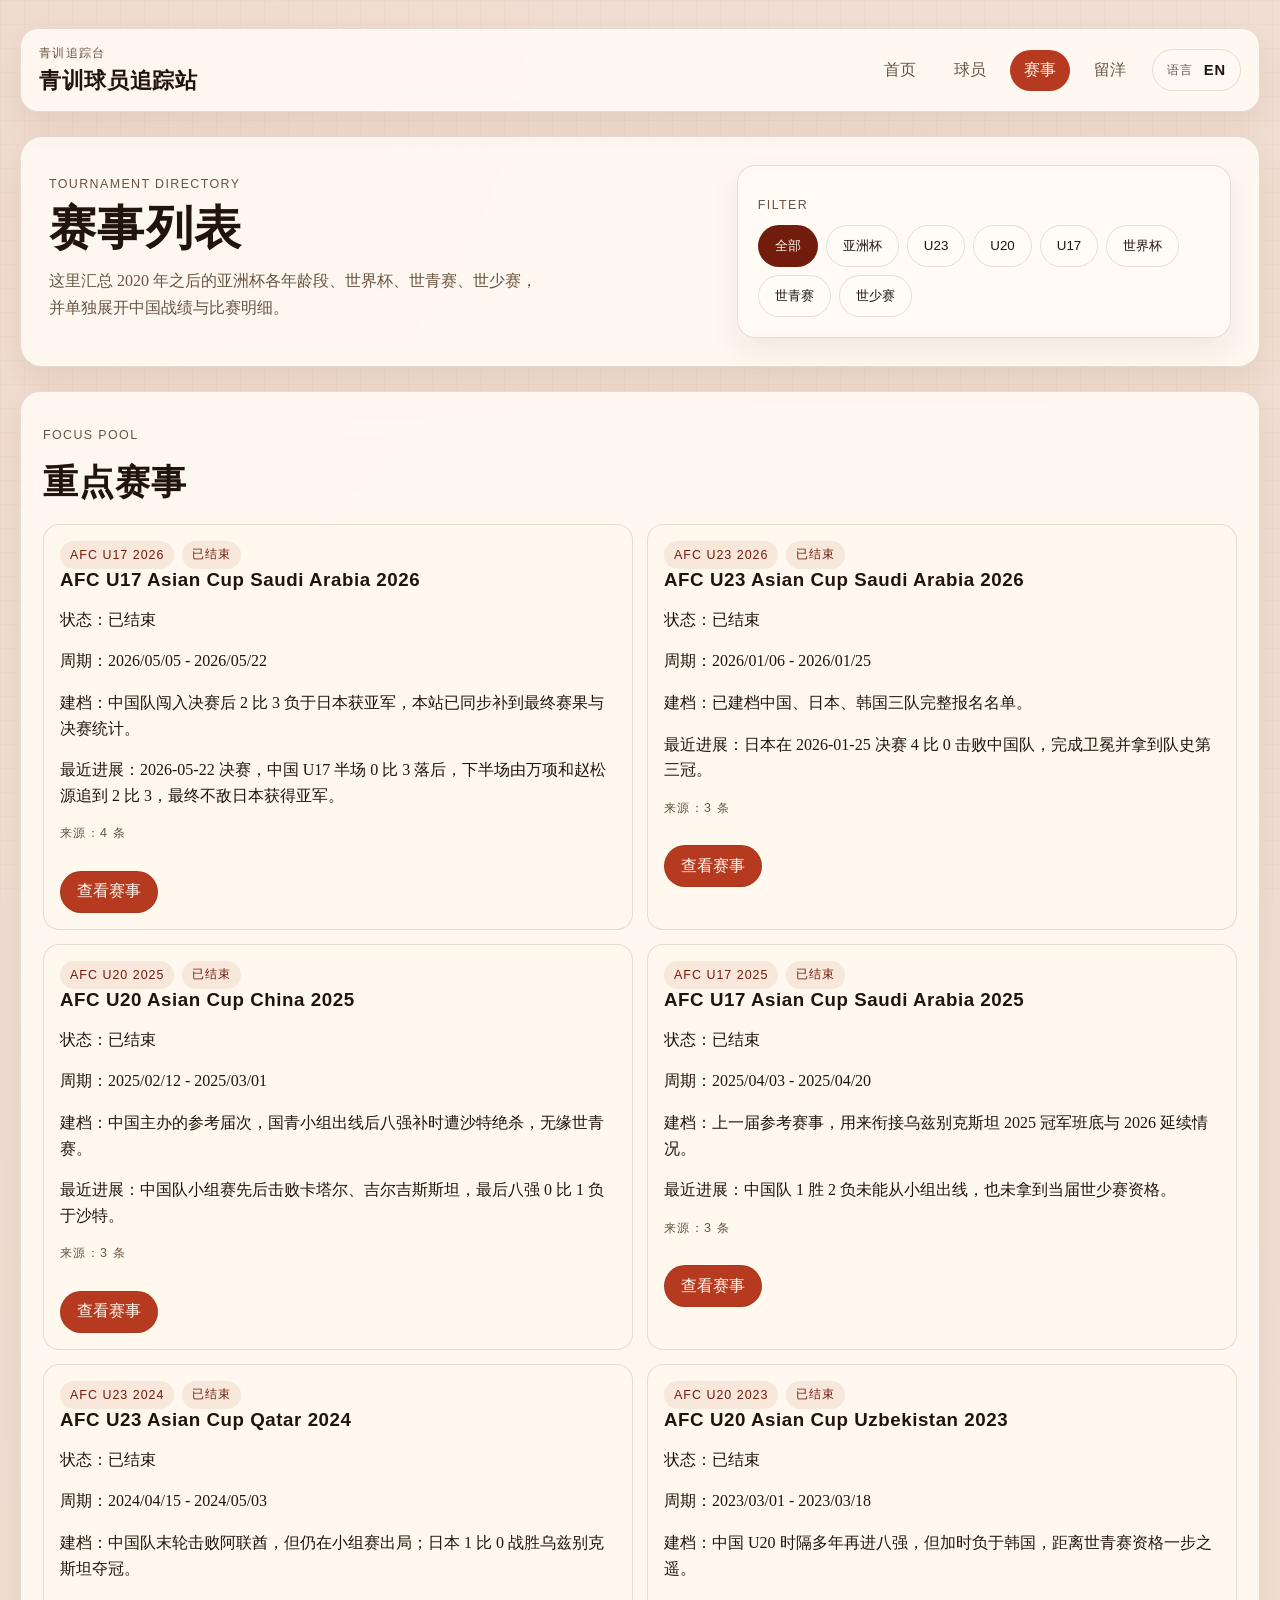
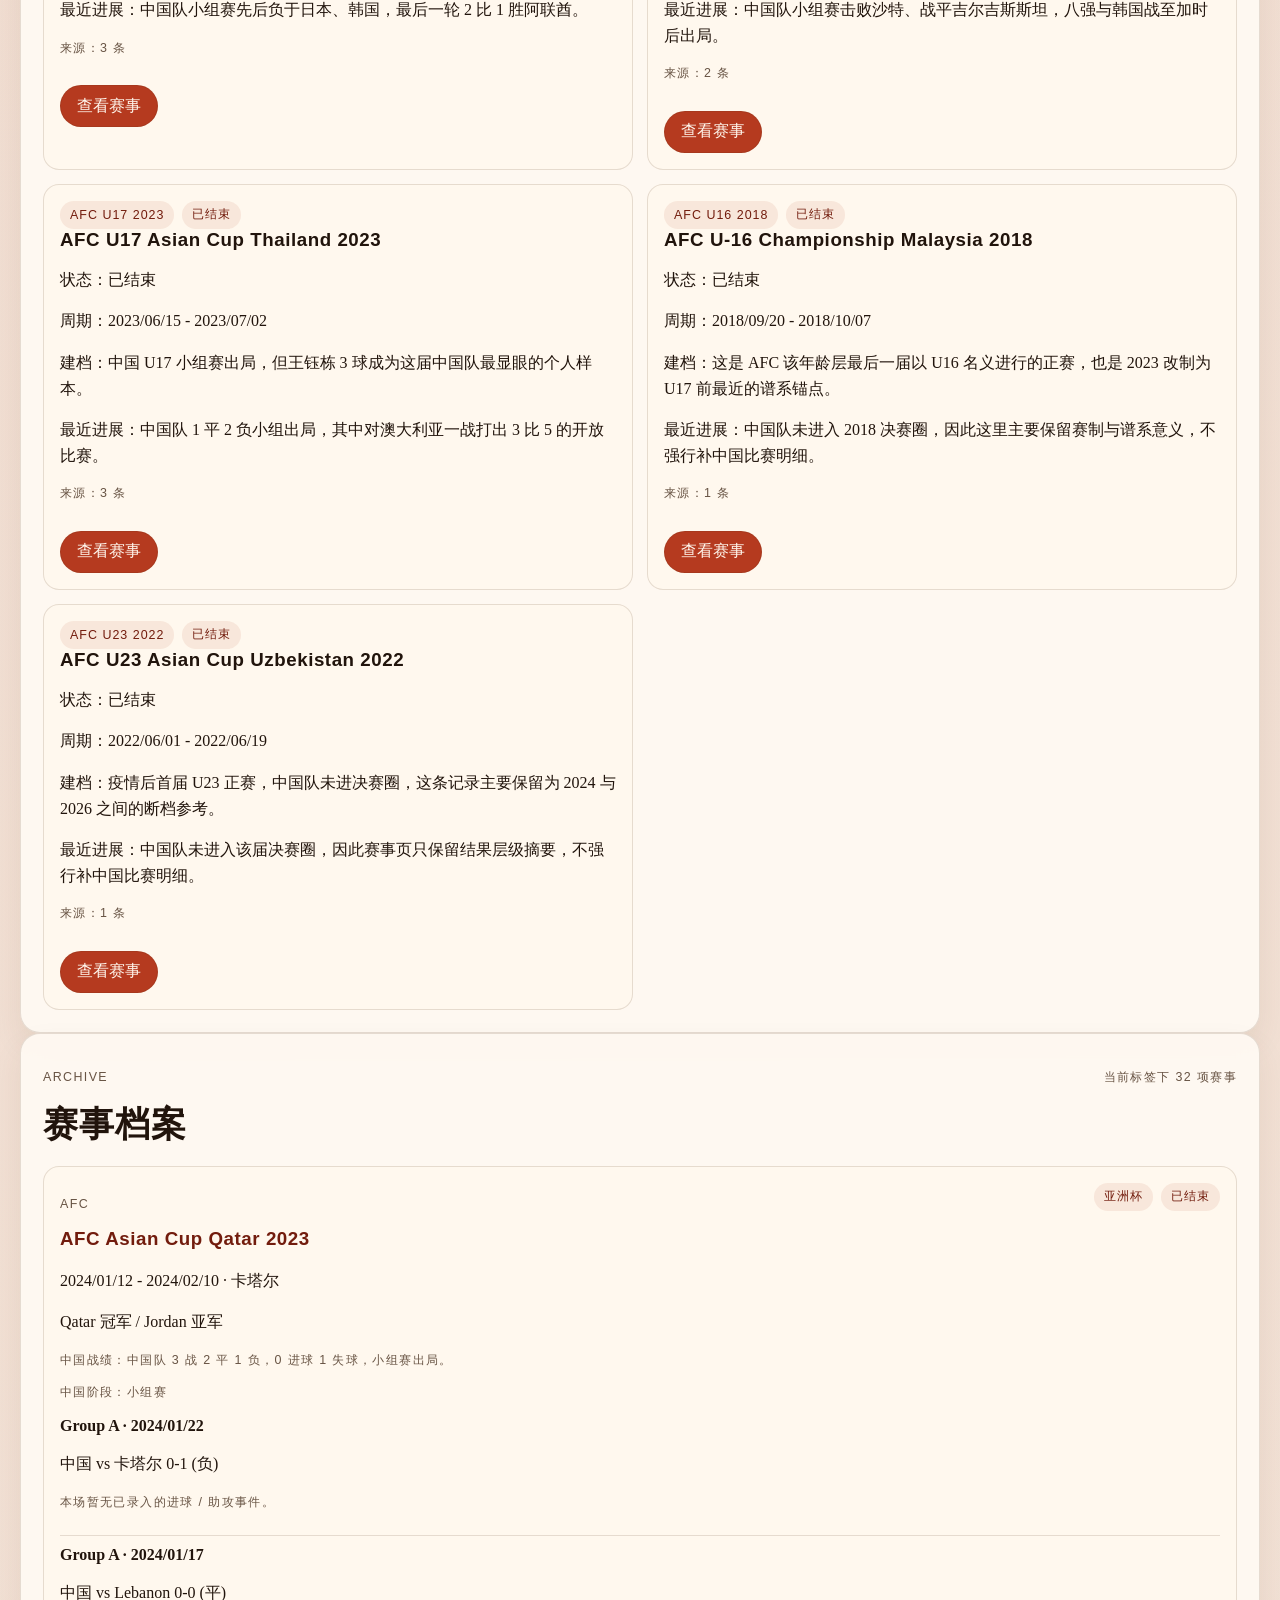
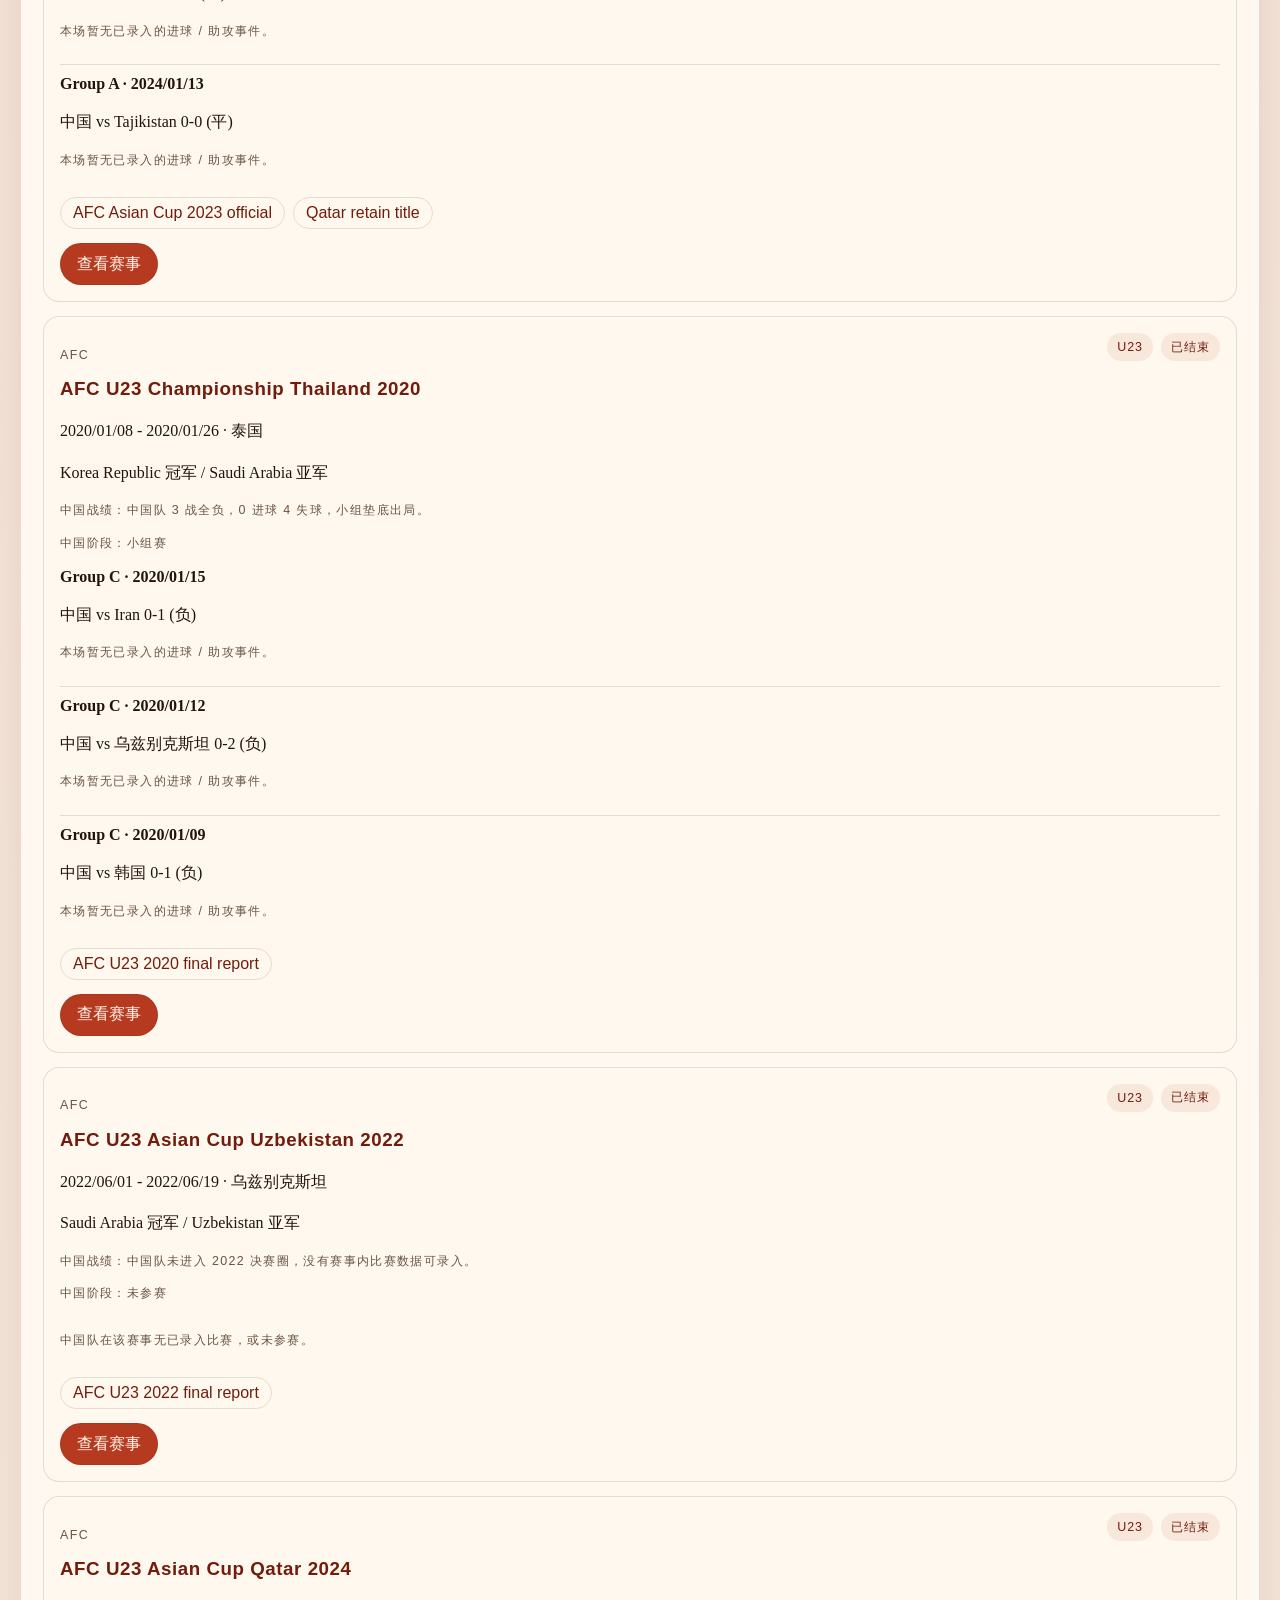
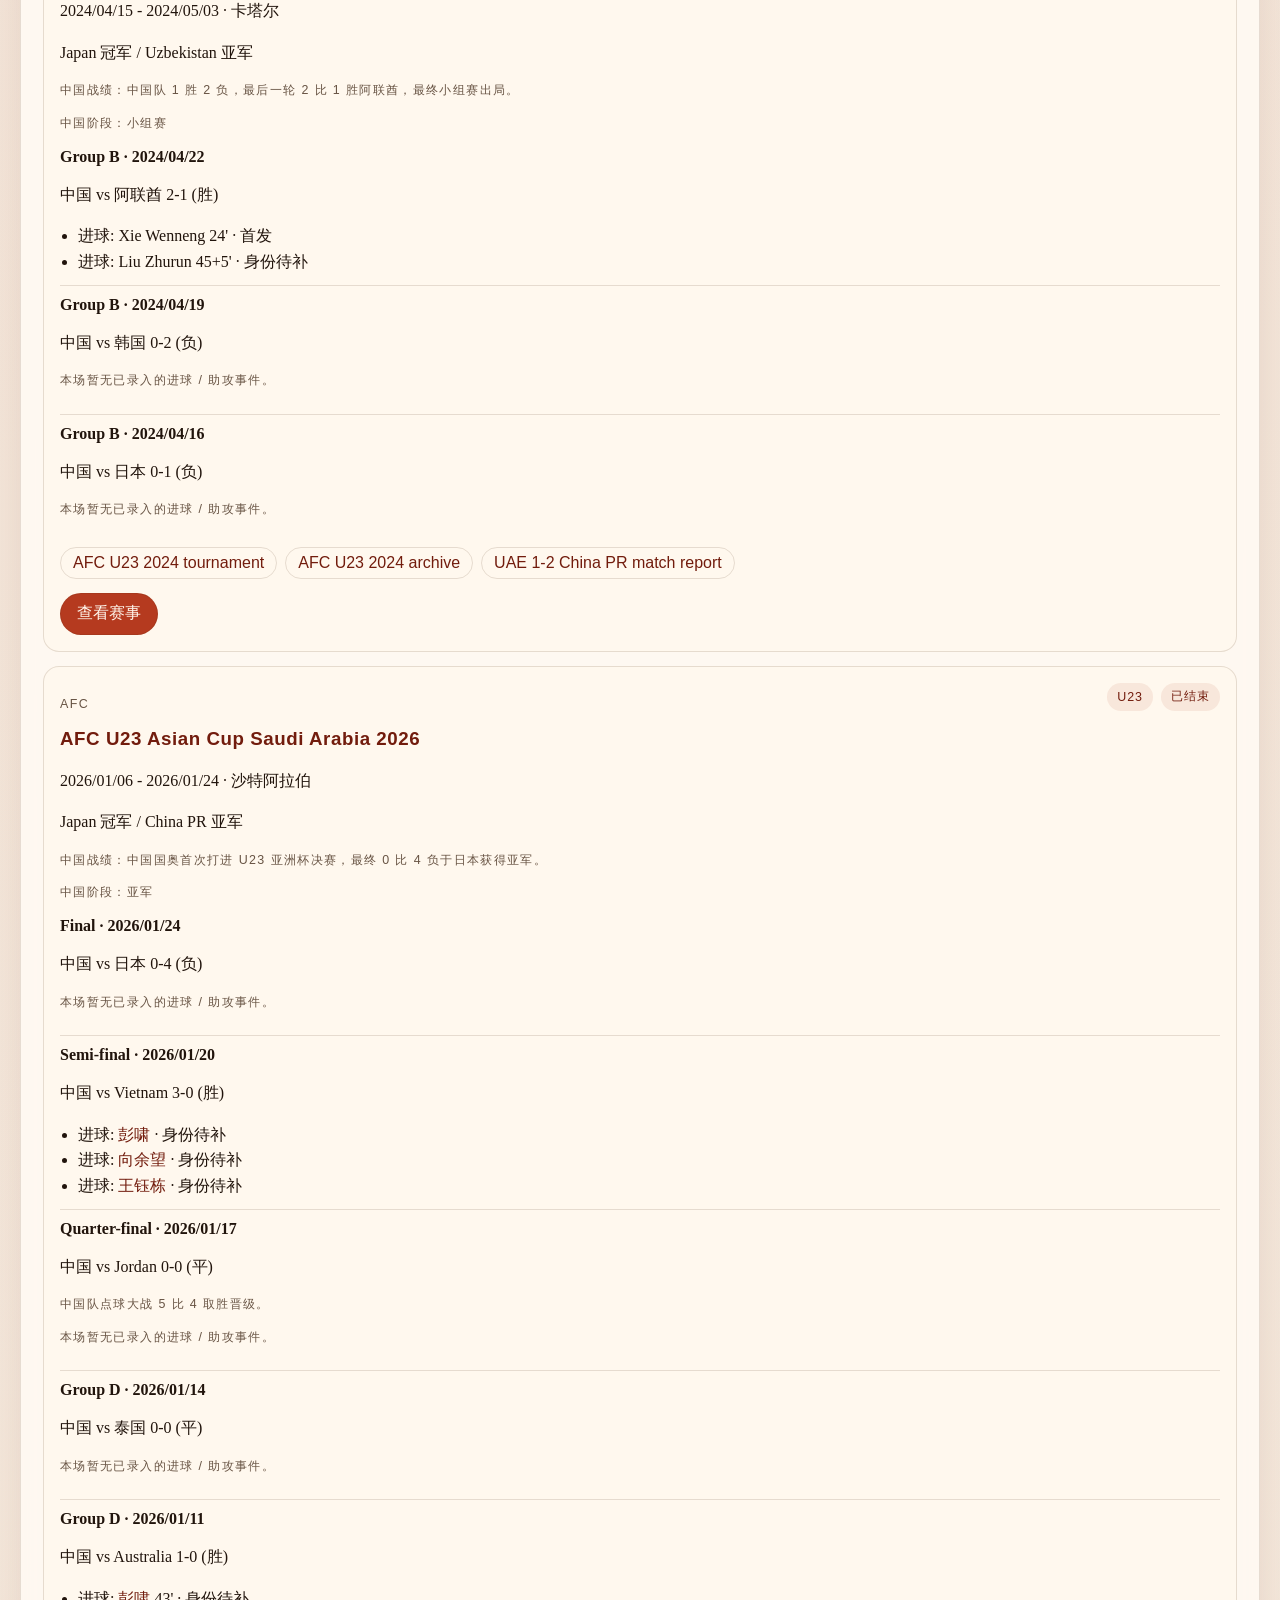
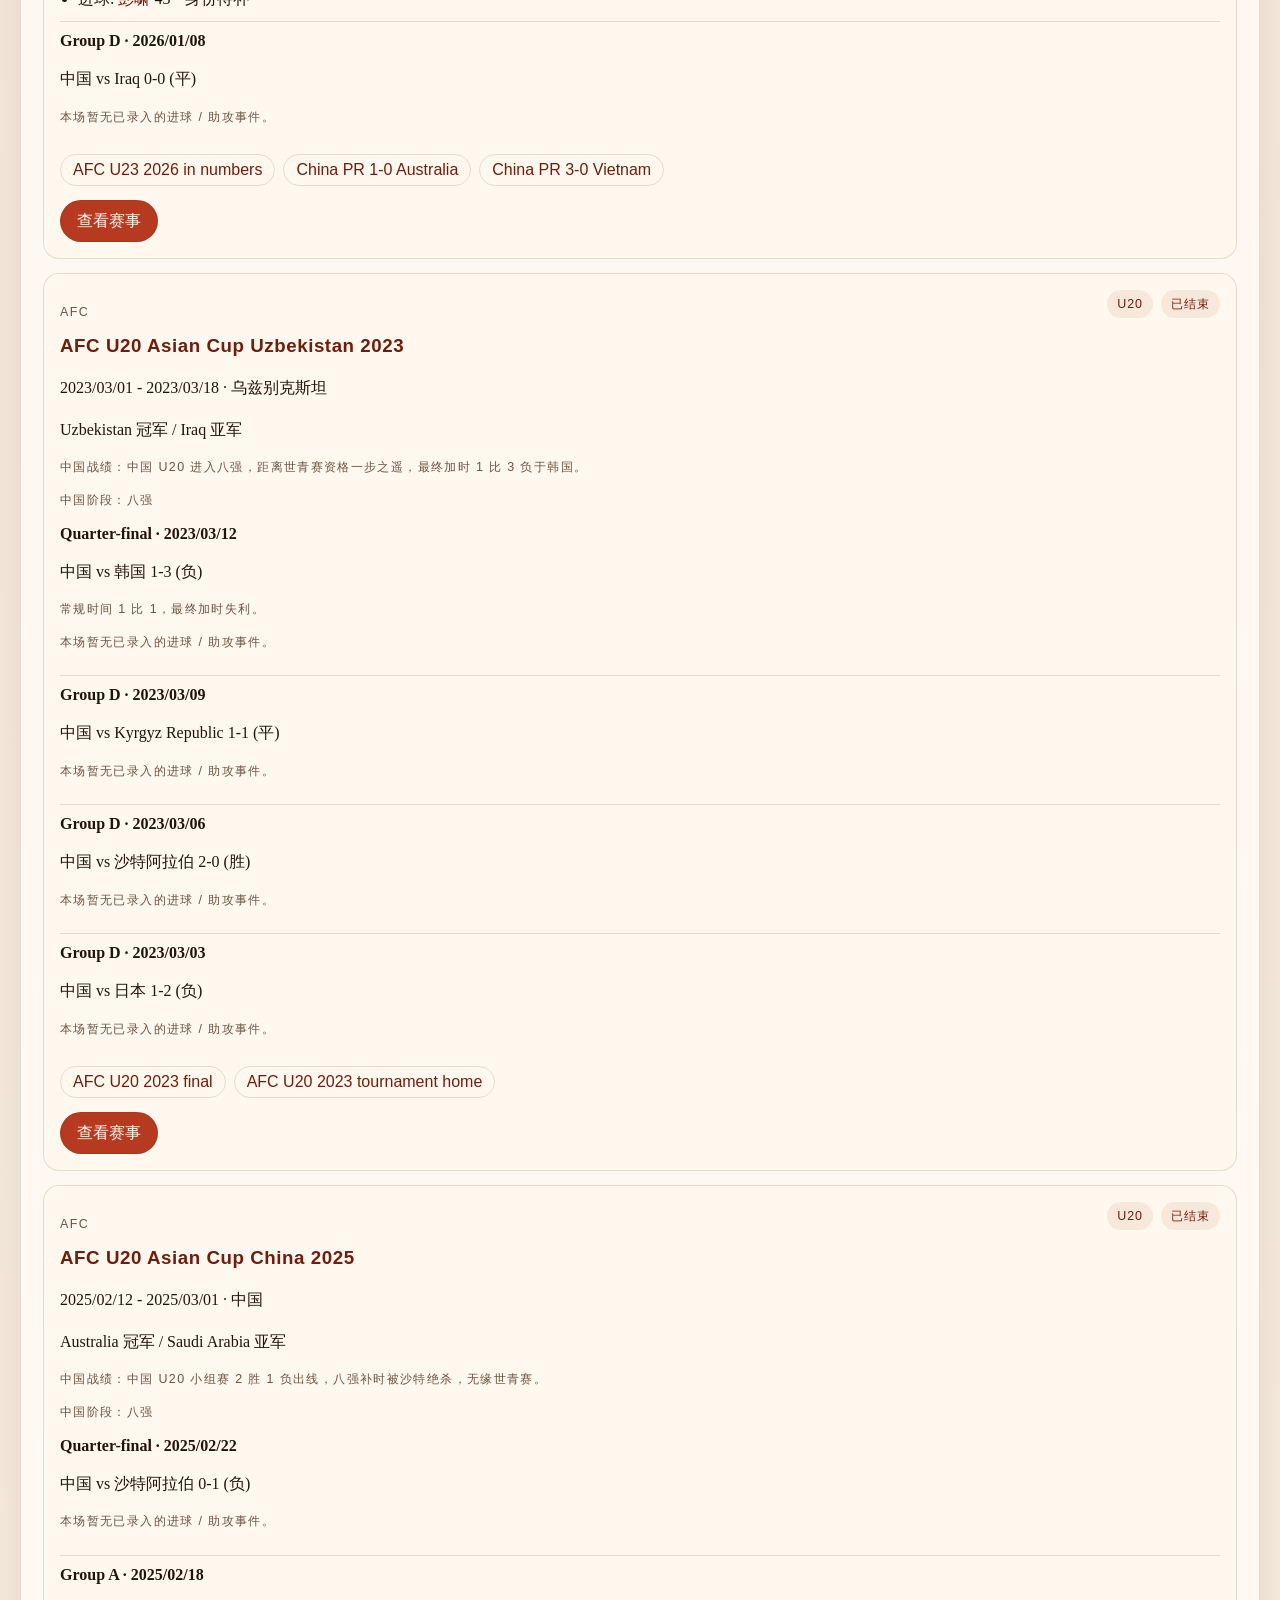
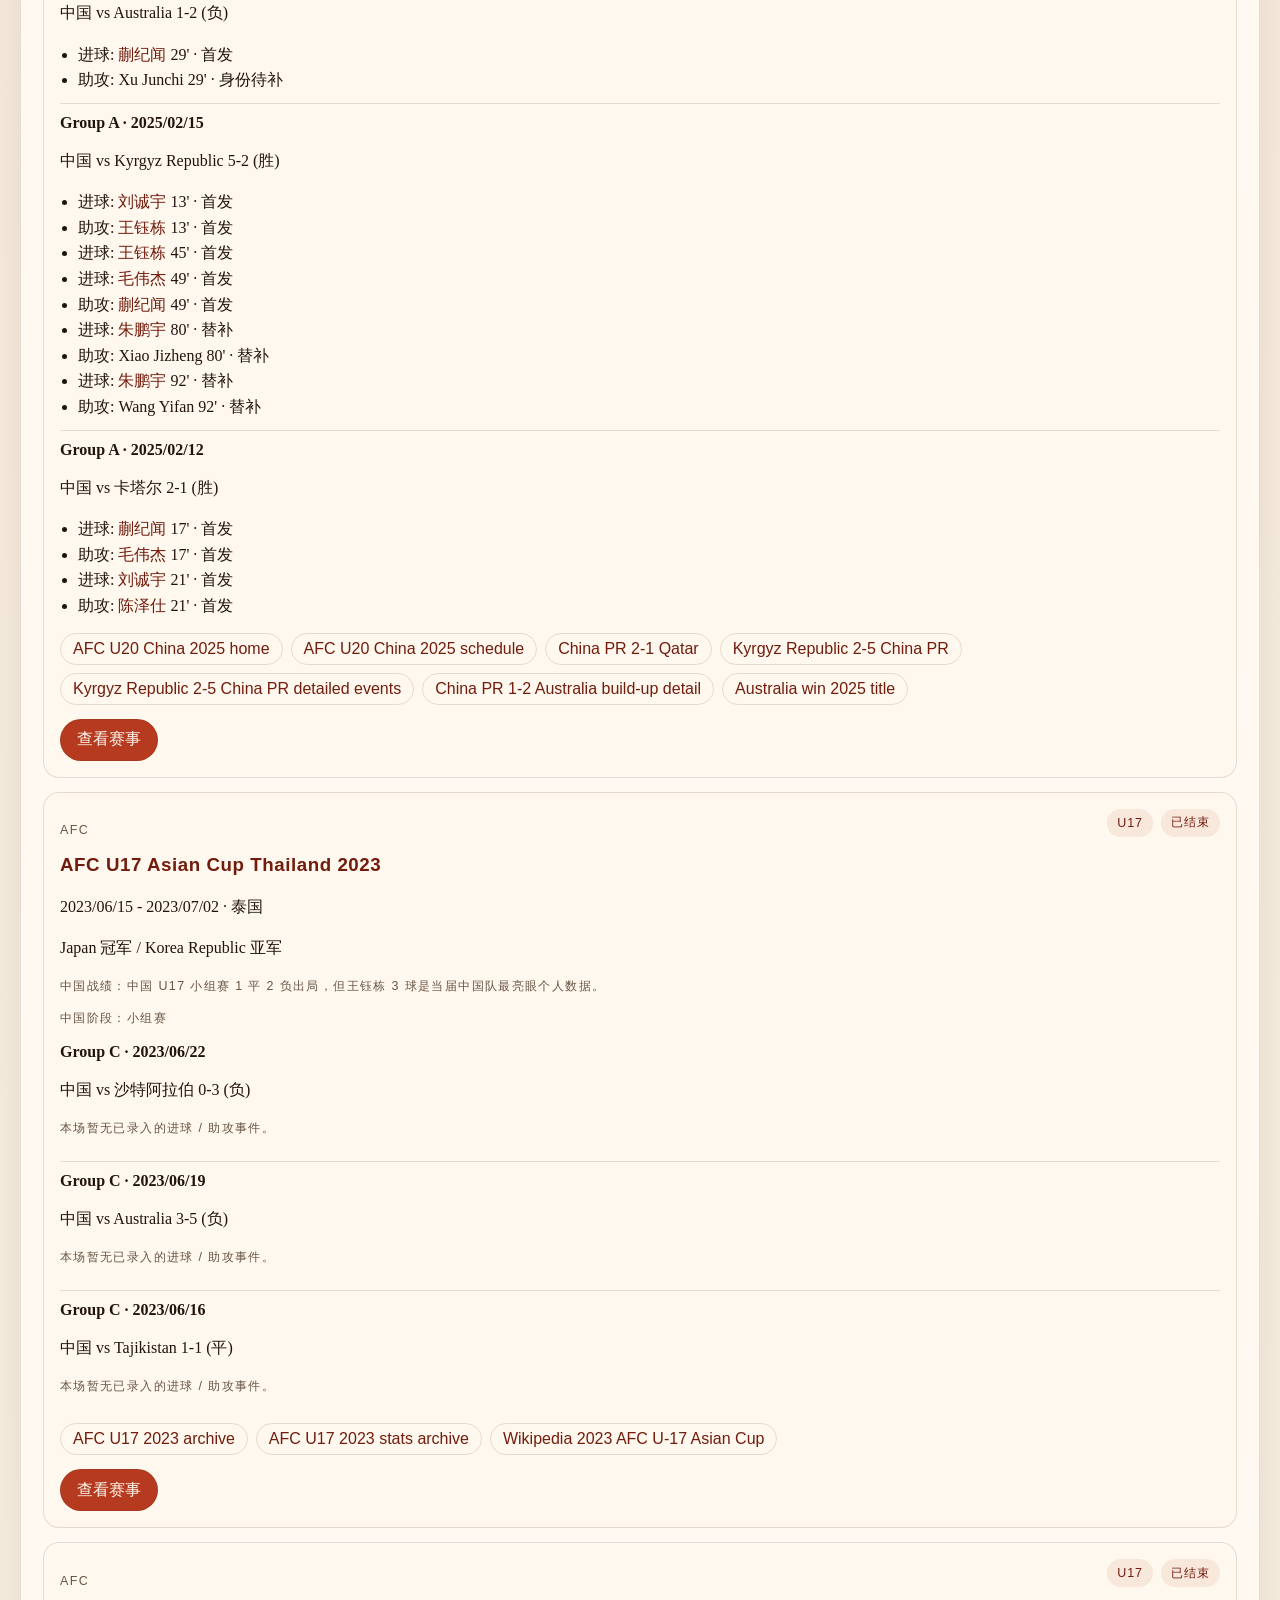
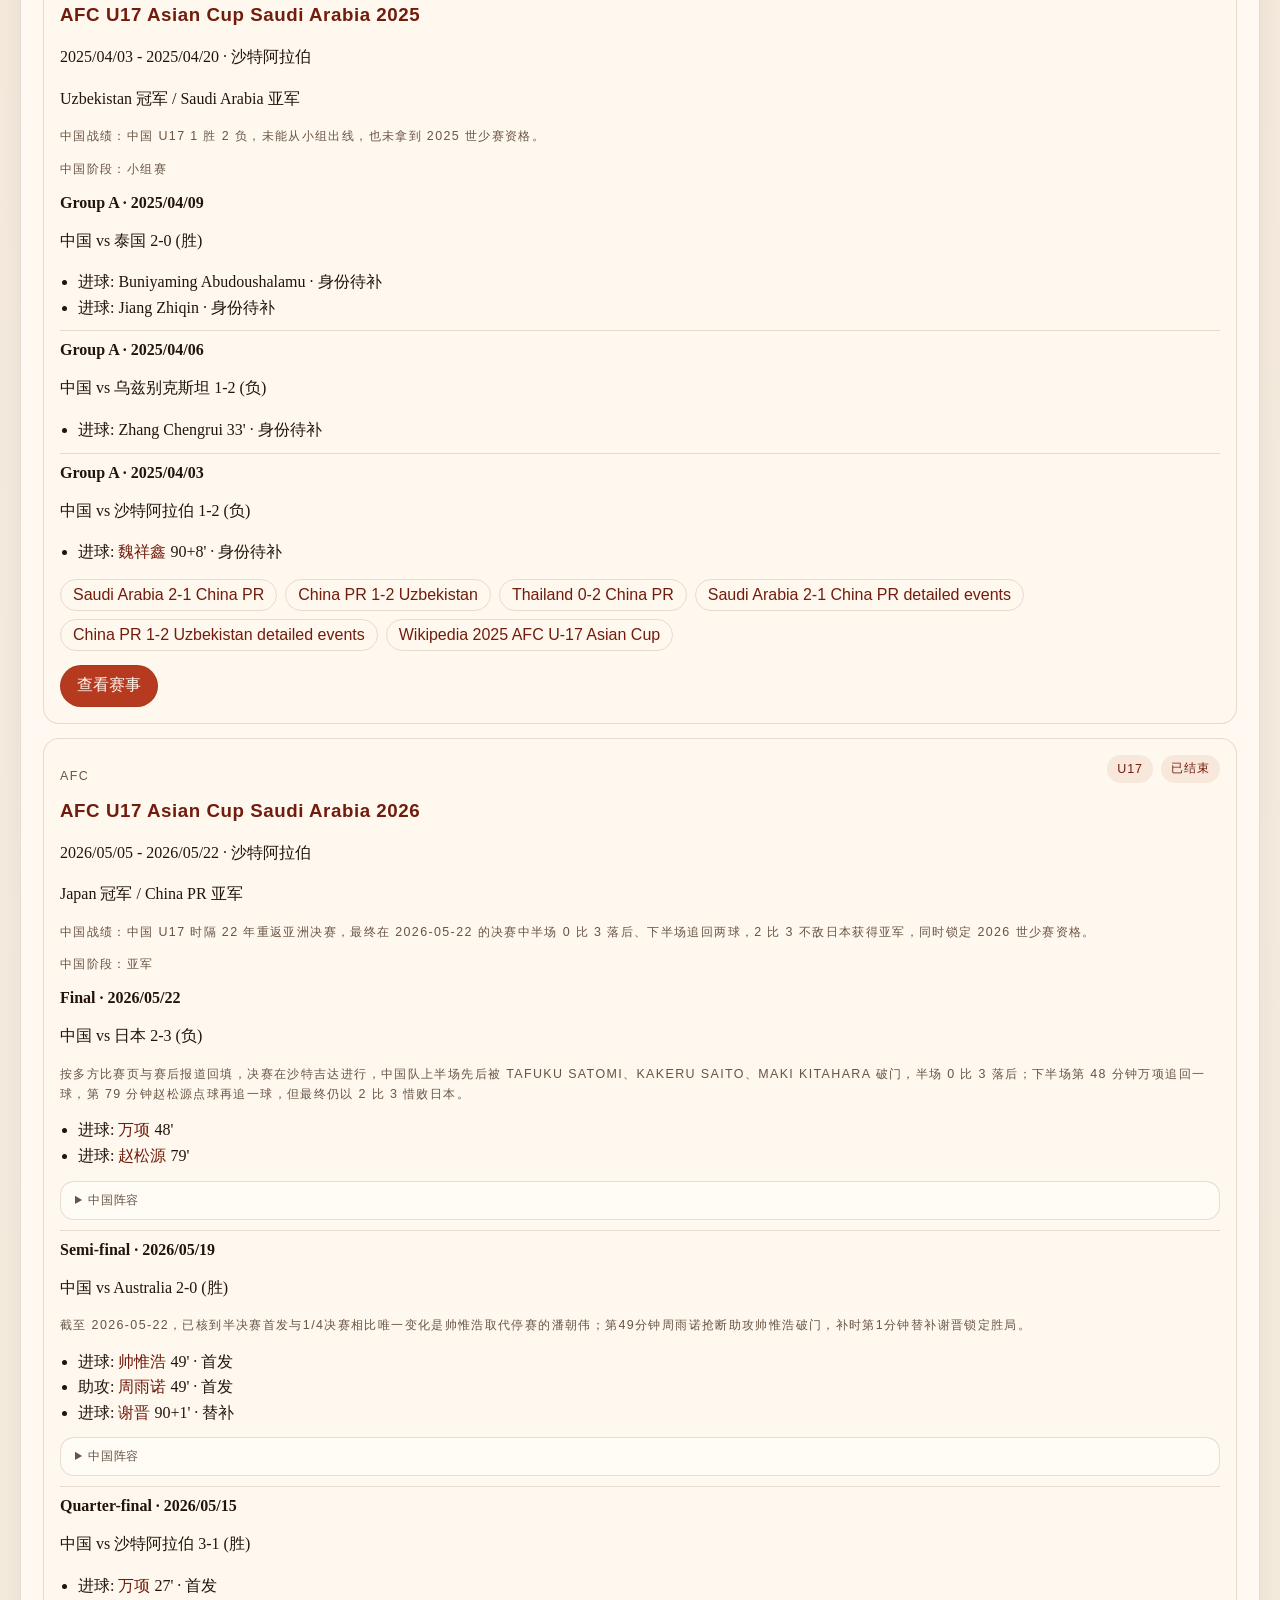
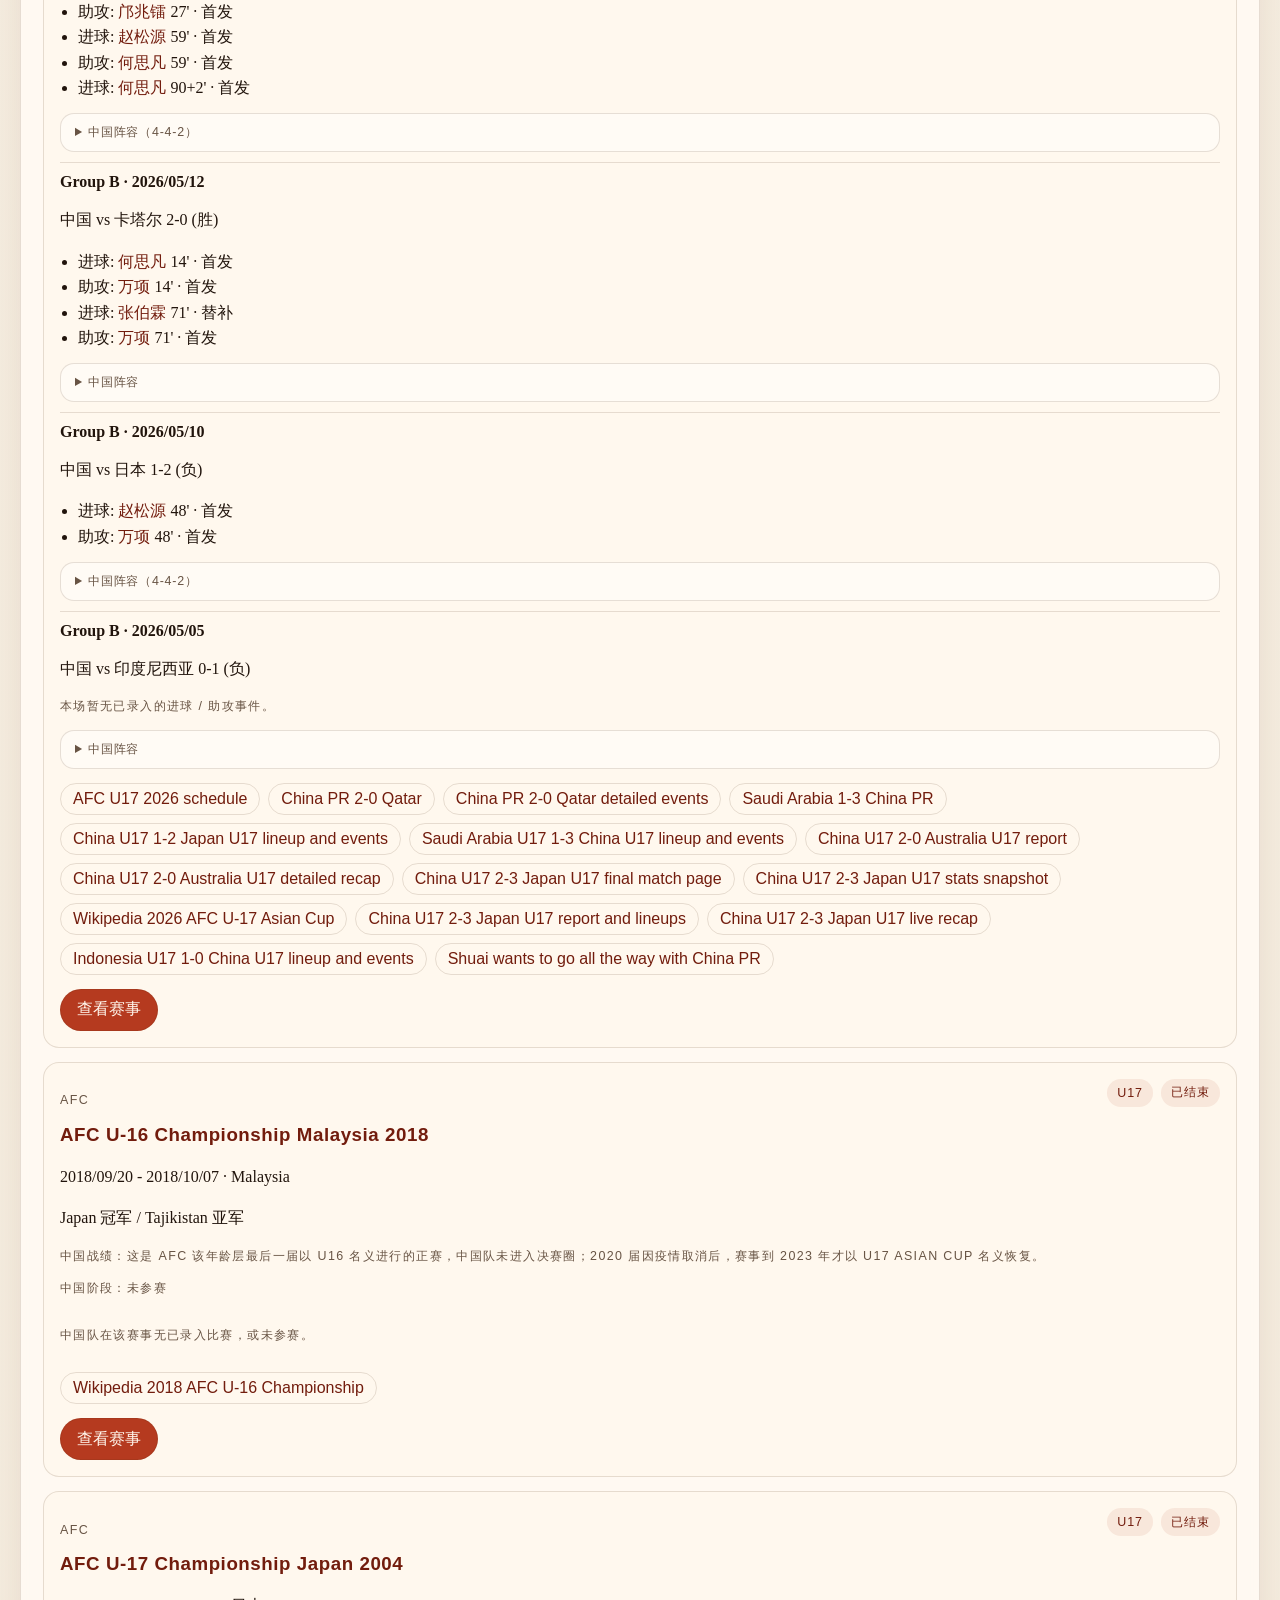
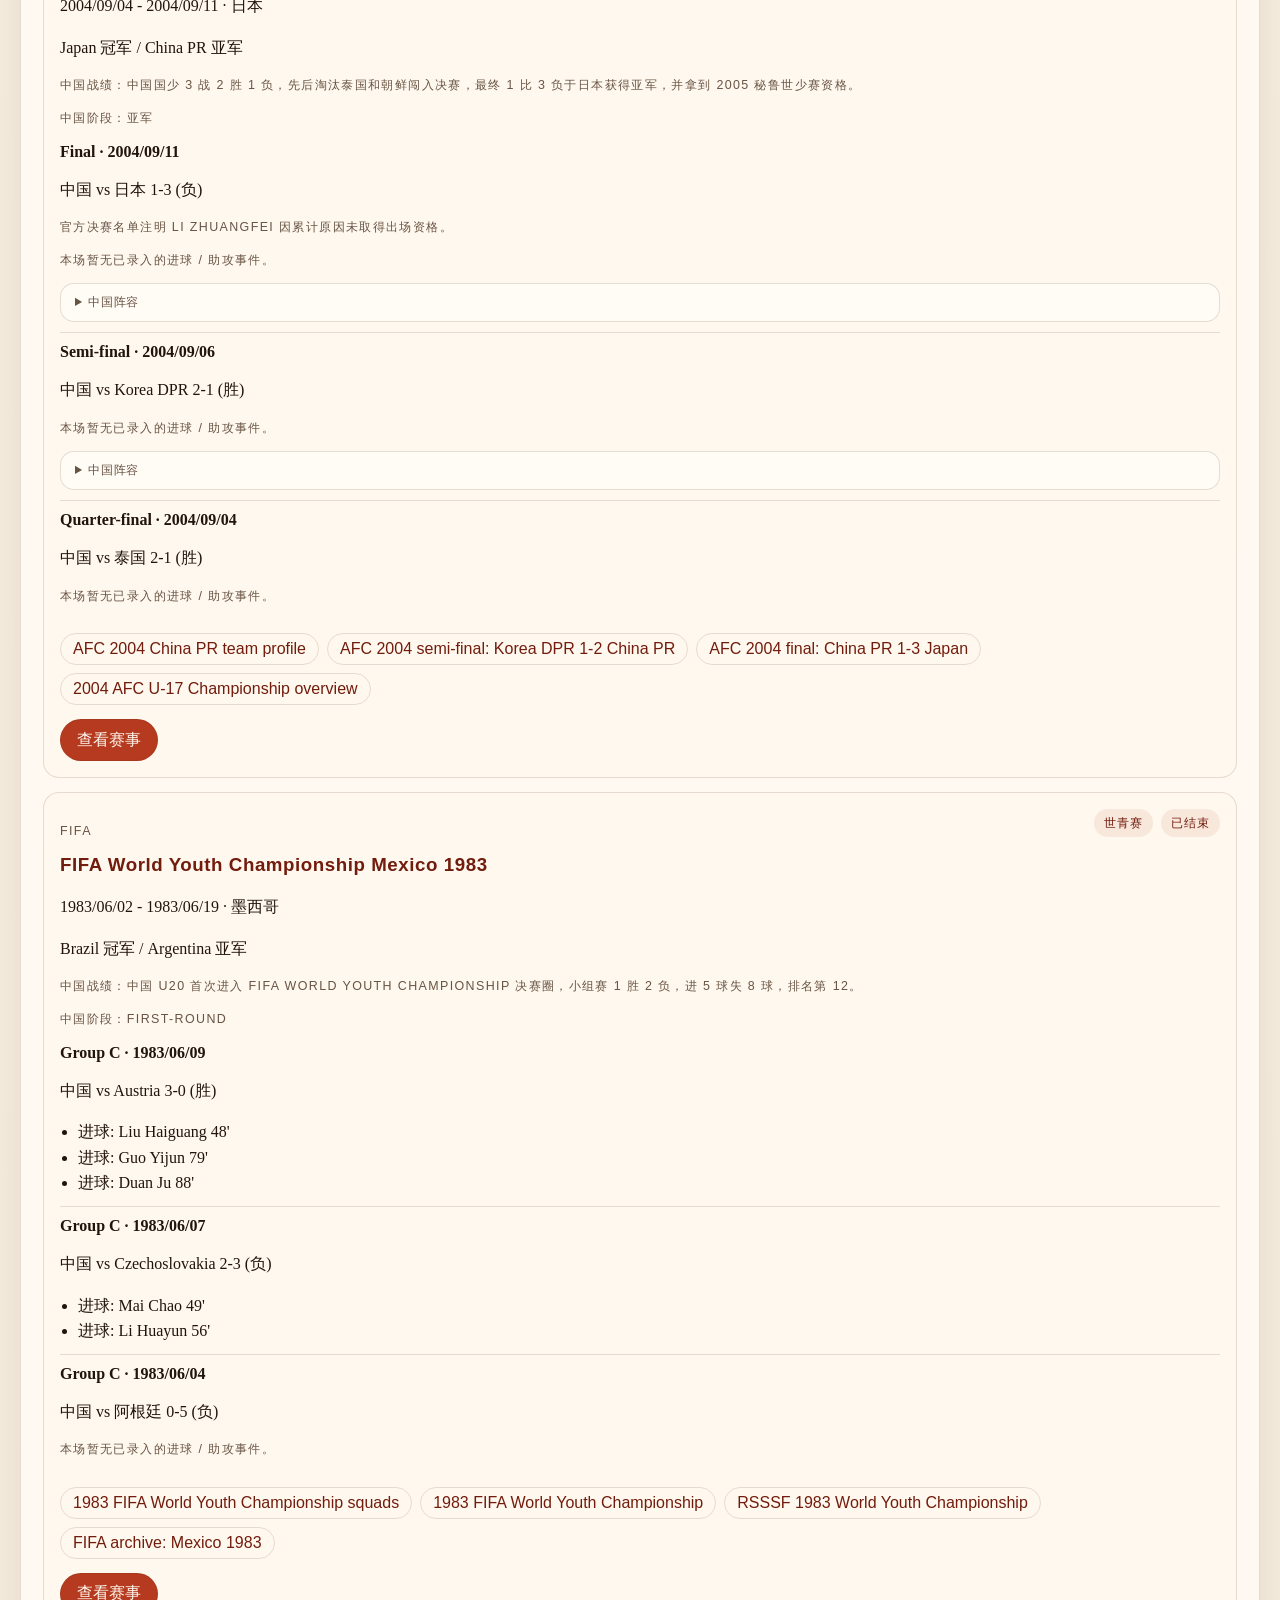
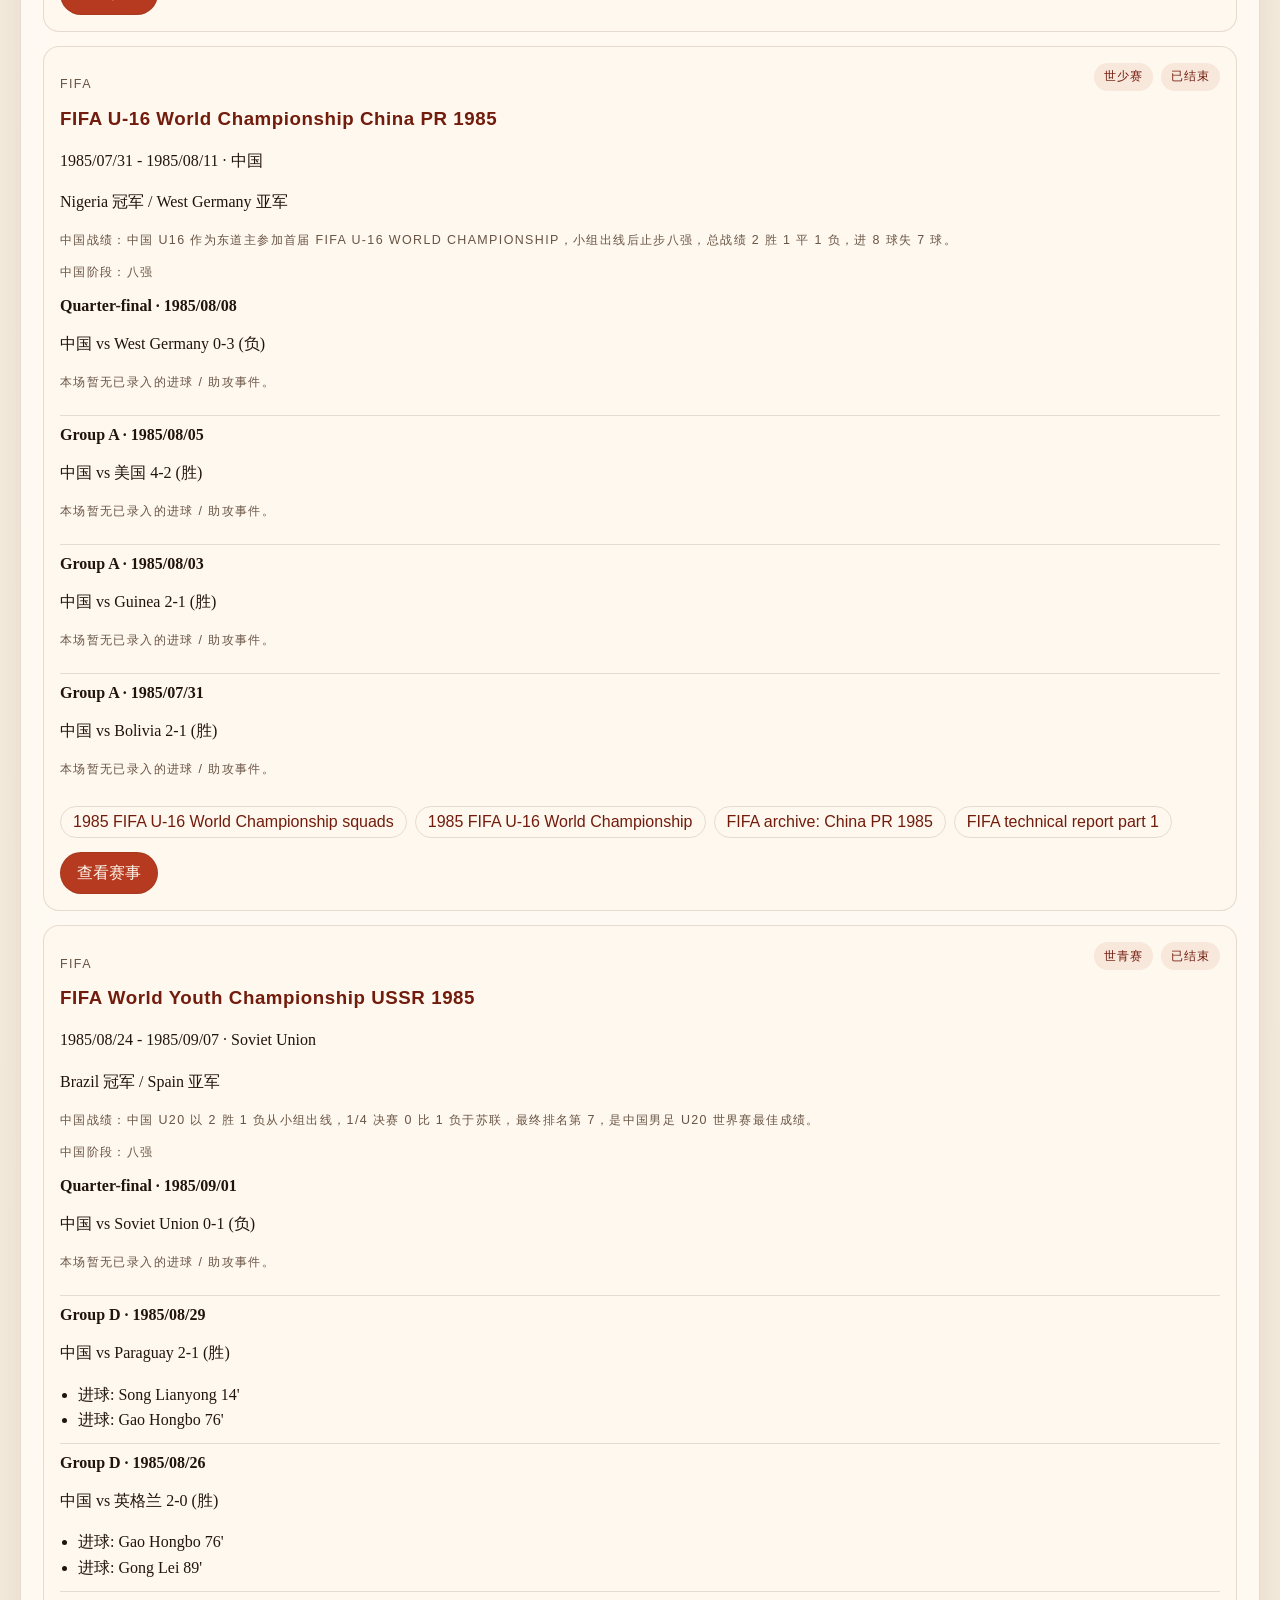
<file: tournaments.html>
<!doctype html>
<html lang="zh-CN">
  <head>
    <meta charset="UTF-8" />
    <meta name="viewport" content="width=device-width, initial-scale=1.0" />
    <title>赛事列表 | 青训球员追踪站</title>
    <meta
      name="description"
      content="按赛事层级查看亚洲杯、世界杯、世青赛、世少赛的比赛时间、结果、中国战绩与来源链接。"
    />
    <link rel="stylesheet" href="./assets/styles.css?v=20260523-tournament-detail-cache-fix" />
  </head>
  <body data-page="tournaments">
    <div class="site-shell">
      <header class="site-header">
        <a class="brand" href="./index.html">
          <span class="brand-kicker" data-i18n="site.kicker">青训追踪台</span>
          <strong data-i18n="site.brand">青训球员追踪站</strong>
        </a>
        <div class="header-actions">
          <nav class="site-nav" aria-label="主导航" data-i18n-aria-label="nav.aria">
            <a data-nav="home" data-i18n="nav.home" href="./index.html">首页</a>
            <a data-nav="players" data-i18n="nav.players" href="./players.html">球员</a>
            <a data-nav="tournaments" data-i18n="nav.tournaments" href="./tournaments.html">赛事</a>
            <a data-nav="overseas" data-i18n="nav.overseas" href="./overseas.html">留洋</a>
          </nav>
          <button id="languageToggleButton" class="header-control" type="button" aria-label="切换语言">
            <span class="header-control-caption" data-i18n="header.language">语言</span>
            <strong id="languageToggleValue">EN</strong>
          </button>
        </div>
      </header>

      <main>
        <section class="page-hero hero-tight">
          <div class="hero-copy">
            <p class="eyebrow" data-i18n="tournaments.hero.eyebrow">Tournament Directory</p>
            <h1 data-i18n="tournaments.hero.title">赛事列表</h1>
            <p class="hero-text" data-i18n="tournaments.hero.text">
              这里汇总 2020 年之后的亚洲杯各年龄段、世界杯、世青赛、世少赛，并单独展开中国战绩与比赛明细。
            </p>
          </div>
          <aside class="hero-spotlight">
            <p class="eyebrow" data-i18n="tournaments.filter.eyebrow">Filter</p>
            <div id="tournamentLevelTabs" class="tab-row"></div>
          </aside>
        </section>

        <section class="content-panel">
          <div class="section-head">
            <div>
              <p class="eyebrow" data-i18n="tournaments.focus.eyebrow">Focus Pool</p>
              <h2 data-i18n="tournaments.focus.title">重点赛事</h2>
            </div>
          </div>
          <div id="focusTournamentGrid" class="story-grid"></div>
        </section>

        <section class="content-panel">
          <div class="section-head">
            <div>
              <p class="eyebrow" data-i18n="tournaments.archive.eyebrow">Archive</p>
              <h2 data-i18n="tournaments.archive.title">赛事档案</h2>
            </div>
            <p id="tournamentArchiveMeta" class="section-note" data-i18n="common.loading">载入中</p>
          </div>
          <div id="tournamentArchiveGrid" class="archive-grid"></div>
          <div id="tournamentArchiveEmptyState" class="empty-state" hidden data-i18n="tournaments.empty">当前标签下没有匹配赛事。</div>
        </section>
      </main>

      <footer class="site-footer">
        <p id="globalUpdatedLabel" data-i18n="common.loadingData">数据载入中</p>
      </footer>
    </div>

    <script type="module" src="./assets/app.js?v=20260523-tournament-detail-cache-fix"></script>
  </body>
</html>
</file>
<file: assets/styles.css>
:root {
  --bg: #f4ecdf;
  --bg-strong: #ecddc5;
  --surface: rgba(255, 250, 243, 0.92);
  --surface-strong: rgba(255, 248, 238, 0.98);
  --surface-accent: linear-gradient(150deg, rgba(181, 58, 31, 0.96), rgba(115, 28, 13, 0.94));
  --line: rgba(82, 46, 15, 0.14);
  --text: #21140c;
  --muted: #685444;
  --accent: #b53a1f;
  --accent-deep: #721c0d;
  --accent-soft: rgba(181, 58, 31, 0.1);
  --field: rgba(255, 255, 255, 0.88);
  --shadow: 0 14px 30px rgba(86, 50, 19, 0.08);
  --radius-xl: 20px;
  --radius-lg: 18px;
  --radius-md: 14px;
  --radius-sm: 10px;
}

* {
  box-sizing: border-box;
}

[hidden] {
  display: none !important;
}

html {
  background:
    radial-gradient(circle at top left, rgba(181, 58, 31, 0.12), transparent 38%),
    linear-gradient(180deg, #f8f1e7 0%, #efe4d2 100%);
}

body {
  margin: 0;
  min-height: 100vh;
  color: var(--text);
  font-family: "Iowan Old Style", "Palatino Linotype", "Book Antiqua", serif;
}

body::before {
  content: "";
  position: fixed;
  inset: 0;
  pointer-events: none;
  background-image:
    linear-gradient(rgba(33, 20, 12, 0.015) 1px, transparent 1px),
    linear-gradient(90deg, rgba(33, 20, 12, 0.015) 1px, transparent 1px);
  background-size: 24px 24px;
}

a {
  color: inherit;
}

.site-shell {
  position: relative;
  max-width: 1360px;
  margin: 0 auto;
  padding: 28px 20px 64px;
}

.site-header,
.page-hero,
.content-panel,
.stat-card,
.hero-spotlight,
.mini-stat-card {
  border: 1px solid var(--line);
  background: var(--surface);
  box-shadow: var(--shadow);
  backdrop-filter: blur(10px);
}

.site-header {
  position: sticky;
  top: 16px;
  z-index: 10;
  display: flex;
  align-items: center;
  justify-content: space-between;
  gap: 18px;
  padding: 16px 18px;
  border-radius: 18px;
  margin-bottom: 24px;
}

.brand {
  display: grid;
  gap: 4px;
  text-decoration: none;
}

.brand strong {
  font-family: "Avenir Next Condensed", "DIN Alternate", "Franklin Gothic Medium",
    "Arial Narrow", sans-serif;
  font-size: 1.35rem;
  letter-spacing: 0.03em;
}

.brand-kicker,
.eyebrow,
.stat-label,
.section-note,
.timeline-label,
.filter-item span,
.hero-side-note,
.small-note,
.breadcrumb {
  font-family: "Avenir Next Condensed", "DIN Alternate", "Franklin Gothic Medium",
    "Arial Narrow", sans-serif;
  letter-spacing: 0.11em;
  text-transform: uppercase;
  font-size: 0.78rem;
  color: var(--muted);
}

.site-nav {
  display: flex;
  flex-wrap: wrap;
  gap: 10px;
}

.header-actions {
  display: flex;
  align-items: center;
  justify-content: flex-end;
  gap: 12px;
  flex-wrap: wrap;
}

.site-nav a {
  padding: 10px 14px;
  border-radius: 999px;
  text-decoration: none;
  color: var(--muted);
  transition: 140ms ease;
}

.site-nav a:hover,
.site-nav a.is-active {
  color: #fff6ec;
  background: var(--accent);
}

.header-control {
  display: inline-flex;
  align-items: center;
  gap: 10px;
  min-height: 42px;
  padding: 0 14px;
  border-radius: 999px;
  border: 1px solid var(--line);
  background: rgba(255, 255, 255, 0.3);
  color: var(--text);
  cursor: pointer;
  transition: 140ms ease;
}

.header-control:hover {
  background: rgba(181, 58, 31, 0.08);
}

.header-control-caption,
.header-control strong {
  font-family: "Avenir Next Condensed", "DIN Alternate", "Franklin Gothic Medium",
    "Arial Narrow", sans-serif;
}

.header-control-caption {
  letter-spacing: 0.11em;
  text-transform: uppercase;
  font-size: 0.76rem;
  color: var(--muted);
}

.header-control strong {
  letter-spacing: 0.06em;
  font-size: 0.92rem;
}

.page-hero {
  display: grid;
  grid-template-columns: 1.22fr 0.9fr;
  gap: 18px;
  padding: 28px;
  border-radius: 22px;
  margin-bottom: 24px;
}

.hero-tight {
  align-items: start;
}

.hero-copy,
.hero-spotlight {
  min-width: 0;
}

.hero-copy h1,
.hero-spotlight h2,
.content-panel h2,
.story-card h3,
.stack-card h3,
.player-card h3,
.timeline-item h3,
.archive-card h3 {
  margin: 0;
  font-family: "Avenir Next Condensed", "DIN Alternate", "Franklin Gothic Medium",
    "Arial Narrow", sans-serif;
  letter-spacing: 0.03em;
}

.hero-copy h1 {
  margin-top: 12px;
  font-size: clamp(2.35rem, 4.3vw, 2.95rem);
  line-height: 1.02;
}

.content-panel h2,
.hero-spotlight h2 {
  font-size: clamp(1.45rem, 3vw, 2.2rem);
}

.hero-text {
  max-width: 62ch;
  margin: 16px 0 0;
  line-height: 1.68;
  color: var(--muted);
  font-size: 1rem;
}

.hero-spotlight {
  border-radius: 18px;
  padding: 20px;
}

.panel-accent,
.hero-spotlight.panel-accent {
  background: var(--surface-accent);
  color: #fff3e8;
}

.panel-accent .eyebrow,
.panel-accent .hero-side-note,
.panel-accent .small-note {
  color: rgba(255, 243, 232, 0.78);
}

.hero-side-note {
  margin-top: 12px;
}

.hero-filter-stack {
  display: grid;
  gap: 12px;
  margin-top: 18px;
}

.hero-filter-item {
  max-width: 240px;
}

.hero-filter-note {
  margin-top: 0;
}

.hero-actions {
  display: flex;
  flex-wrap: wrap;
  gap: 12px;
  margin-top: 20px;
}

.primary-link,
.secondary-link,
.inline-link,
.pill-link,
.switch-button,
.tab-button {
  font-family: "Avenir Next Condensed", "DIN Alternate", "Franklin Gothic Medium",
    "Arial Narrow", sans-serif;
}

.primary-link,
.secondary-link,
.switch-button,
.tab-button {
  display: inline-flex;
  align-items: center;
  justify-content: center;
  min-height: 42px;
  padding: 0 16px;
  border-radius: 999px;
  border: 1px solid var(--line);
  text-decoration: none;
  cursor: pointer;
  transition: 140ms ease;
}

.primary-link {
  color: #fff6ec;
  background: var(--accent);
}

.primary-link:hover,
.switch-button.is-active,
.tab-button.is-active {
  background: var(--accent-deep);
  color: #fff6ec;
}

.primary-link-inline {
  width: fit-content;
  margin-top: 14px;
}

.secondary-link,
.switch-button,
.tab-button {
  background: rgba(255, 255, 255, 0.3);
  color: var(--text);
}

.secondary-link:hover,
.switch-button:hover,
.tab-button:hover {
  background: rgba(181, 58, 31, 0.08);
}

.inline-link {
  color: var(--accent-deep);
  text-decoration: none;
}

.inline-link:hover {
  text-decoration: underline;
}

.stats-row,
.summary-grid {
  display: grid;
  grid-template-columns: repeat(4, minmax(0, 1fr));
  gap: 18px;
  margin-bottom: 24px;
}

.overview-bar {
  display: grid;
  grid-template-columns: repeat(4, minmax(0, 1fr));
  margin-bottom: 24px;
  border: 1px solid var(--line);
  border-radius: var(--radius-lg);
  background: var(--surface);
  box-shadow: var(--shadow);
  overflow: hidden;
}

.overview-item {
  display: grid;
  gap: 6px;
  padding: 18px 20px;
  min-width: 0;
  border-right: 1px solid var(--line);
}

.overview-item:last-child {
  border-right: none;
}

.overview-value,
.overview-label {
  font-family: "Avenir Next Condensed", "DIN Alternate", "Franklin Gothic Medium",
    "Arial Narrow", sans-serif;
}

.overview-value {
  font-size: clamp(1.45rem, 2vw, 1.8rem);
  line-height: 1.1;
  letter-spacing: 0.03em;
}

.overview-value-small {
  font-size: 1.16rem;
  line-height: 1.35;
}

.overview-label {
  letter-spacing: 0.11em;
  text-transform: uppercase;
  font-size: 0.74rem;
  color: var(--muted);
}

.stat-card,
.mini-stat-card {
  border-radius: var(--radius-lg);
  padding: 22px;
}

.stat-value {
  margin: 10px 0 0;
  font-family: "Avenir Next Condensed", "DIN Alternate", "Franklin Gothic Medium",
    "Arial Narrow", sans-serif;
  font-size: clamp(2rem, 4vw, 3.2rem);
  line-height: 1;
}

.stat-value-small {
  font-size: 1.24rem;
  line-height: 1.35;
}

.dashboard-grid {
  display: grid;
  grid-template-columns: repeat(3, minmax(0, 1fr));
  gap: 18px;
  margin-bottom: 24px;
}

.panel-span-2 {
  grid-column: span 2;
}

.content-panel {
  border-radius: var(--radius-xl);
  padding: 22px;
}

.section-head,
.compact-head {
  display: flex;
  align-items: flex-start;
  justify-content: space-between;
  gap: 14px;
  margin-bottom: 18px;
}

.content-panel p,
.content-panel li,
.story-card p,
.stack-card p,
.archive-card p,
.player-card p,
.timeline-item p,
th,
td {
  line-height: 1.6;
}

.story-grid,
.stack-list,
.player-card-grid,
.archive-grid,
.timeline-list {
  display: grid;
  gap: 14px;
}

.story-grid {
  grid-template-columns: repeat(2, minmax(0, 1fr));
}

.compact-grid {
  grid-template-columns: repeat(2, minmax(0, 1fr));
}

.player-card-grid {
  grid-template-columns: repeat(3, minmax(0, 1fr));
}

.summary-grid {
  grid-template-columns: repeat(3, minmax(0, 1fr));
}

.story-card,
.stack-card,
.archive-card,
.player-card,
.timeline-item {
  border: 1px solid var(--line);
  border-radius: 16px;
  padding: 16px;
  background: var(--surface-strong);
}

.player-card {
  display: flex;
  flex-direction: column;
}

.player-card-compact {
  min-height: 0;
}

.home-focus-card {
  background: var(--surface-strong);
}

.home-focus-card .hero-side-note {
  margin-bottom: 12px;
}

.focus-team-label {
  margin: 16px 0 4px;
  font-family: "Avenir Next Condensed", "DIN Alternate", "Franklin Gothic Medium",
    "Arial Narrow", sans-serif;
  font-size: 0.82rem;
  letter-spacing: 0.12em;
  text-transform: uppercase;
  color: var(--muted);
}

.focus-team-record {
  margin: 0;
  font-size: 1.06rem;
  line-height: 1.55;
}

.match-list,
.quick-link-list,
.summary-list {
  display: grid;
  gap: 10px;
}

.match-row {
  border: 1px solid var(--line);
  border-radius: 14px;
  padding: 12px 14px;
  background: var(--surface-strong);
}

.match-row h3 {
  margin: 8px 0 4px;
  font-size: 0.96rem;
}

.match-row-score {
  margin: 0;
  font-size: 0.98rem;
  line-height: 1.35;
}

.quick-link-card {
  display: block;
  border: 1px solid var(--line);
  border-radius: 16px;
  padding: 16px;
  background: var(--surface-strong);
  text-decoration: none;
  transition: 140ms ease;
}

.quick-link-card:hover {
  border-color: rgba(181, 58, 31, 0.28);
  background: rgba(255, 251, 247, 0.98);
}

.quick-link-card h3 {
  margin-bottom: 6px;
  font-size: 1rem;
}

.quick-link-card p {
  margin: 0;
  color: var(--muted);
}

.summary-list {
  gap: 0;
  border: 1px solid var(--line);
  border-radius: 16px;
  overflow: hidden;
  background: var(--surface-strong);
}

.home-topic-grid {
  align-items: start;
}

.topic-lead {
  margin: 14px 0 18px;
  font-size: 1.04rem;
  line-height: 1.72;
  color: var(--muted);
}

.topic-card-grid,
.topic-batch-grid {
  display: grid;
  gap: 14px;
}

.topic-card-grid {
  grid-template-columns: repeat(2, minmax(0, 1fr));
}

.topic-batch-grid {
  grid-template-columns: repeat(3, minmax(0, 1fr));
}

.topic-batch-card h3 {
  margin-bottom: 6px;
}

.topic-batch-meta {
  margin-top: 10px;
  color: var(--muted);
}

.special-list-group + .special-list-group {
  margin-top: 14px;
  padding-top: 14px;
  border-top: 1px solid var(--line);
}

.summary-row {
  display: grid;
  grid-template-columns: minmax(0, 1.3fr) auto auto;
  align-items: center;
  gap: 12px;
  padding: 14px 16px;
  border-top: 1px solid var(--line);
}

.summary-row:first-child {
  border-top: none;
}

.summary-row strong {
  font-family: "Avenir Next Condensed", "DIN Alternate", "Franklin Gothic Medium",
    "Arial Narrow", sans-serif;
  letter-spacing: 0.03em;
  font-size: 1rem;
}

.summary-stat {
  display: grid;
  justify-items: end;
  gap: 3px;
}

.summary-stat-value {
  font-family: "Avenir Next Condensed", "DIN Alternate", "Franklin Gothic Medium",
    "Arial Narrow", sans-serif;
  font-size: 1.2rem;
  line-height: 1;
}

.summary-stat-label {
  font-family: "Avenir Next Condensed", "DIN Alternate", "Franklin Gothic Medium",
    "Arial Narrow", sans-serif;
  letter-spacing: 0.1em;
  text-transform: uppercase;
  font-size: 0.7rem;
  color: var(--muted);
}

.chip-row,
.pill-row,
.view-switch,
.tab-row {
  display: flex;
  flex-wrap: wrap;
  gap: 8px;
}

.chip {
  display: inline-flex;
  align-items: center;
  min-height: 28px;
  padding: 0 10px;
  border-radius: 999px;
  background: rgba(181, 58, 31, 0.09);
  color: var(--accent-deep);
  font-family: "Avenir Next Condensed", "DIN Alternate", "Franklin Gothic Medium",
    "Arial Narrow", sans-serif;
  font-size: 0.78rem;
  letter-spacing: 0.08em;
  text-transform: uppercase;
}

.accent-chip {
  background: rgba(114, 28, 13, 0.12);
}

.muted-chip {
  color: var(--muted);
  background: rgba(104, 84, 68, 0.12);
}

.pill-link {
  display: inline-flex;
  align-items: center;
  min-height: 32px;
  padding: 0 12px;
  border-radius: 999px;
  text-decoration: none;
  border: 1px solid var(--line);
  color: var(--accent-deep);
}

.pill-link:hover {
  background: rgba(181, 58, 31, 0.08);
}

.filter-bar {
  display: grid;
  grid-template-columns: repeat(auto-fit, minmax(180px, 1fr));
  gap: 14px;
  margin-bottom: 20px;
}

.filter-item {
  display: grid;
  gap: 8px;
}

.filter-action-item {
  align-content: end;
}

.filter-item input,
.filter-item select {
  width: 100%;
  min-height: 44px;
  padding: 0 14px;
  border-radius: 14px;
  border: 1px solid var(--line);
  background: var(--field);
  color: var(--text);
  font: inherit;
}

.filter-action-item .switch-button {
  width: 100%;
}

.table-shell {
  overflow-x: auto;
  border: 1px solid var(--line);
  border-radius: 18px;
  background: var(--surface-strong);
}

table {
  width: 100%;
  border-collapse: collapse;
}

th,
td {
  padding: 14px 16px;
  border-bottom: 1px solid var(--line);
  text-align: left;
}

th {
  font-family: "Avenir Next Condensed", "DIN Alternate", "Franklin Gothic Medium",
    "Arial Narrow", sans-serif;
  letter-spacing: 0.08em;
  text-transform: uppercase;
  font-size: 0.76rem;
  color: var(--muted);
}

tbody tr:last-child td {
  border-bottom: none;
}

.archive-match-list {
  display: grid;
  gap: 10px;
  margin: 14px 0;
}

.archive-match {
  padding-top: 10px;
  border-top: 1px solid var(--line);
}

.archive-match:first-child {
  border-top: none;
  padding-top: 0;
}

.archive-lineup-toggle {
  margin-top: 12px;
  border: 1px solid var(--line);
  border-radius: 14px;
  background: rgba(255, 255, 255, 0.42);
  overflow: hidden;
}

.archive-lineup-toggle summary {
  cursor: pointer;
  padding: 10px 14px;
  font-family: "Avenir Next Condensed", "DIN Alternate", "Franklin Gothic Medium",
    "Arial Narrow", sans-serif;
  letter-spacing: 0.06em;
  text-transform: uppercase;
  font-size: 0.78rem;
  color: var(--muted);
}

.archive-lineup-toggle[open] summary {
  border-bottom: 1px solid var(--line);
}

.archive-lineup {
  padding: 12px 14px 14px;
}

.archive-lineup .mini-bullet-list:first-of-type {
  margin-top: 6px;
}

.lineup-entry-meta {
  color: var(--muted);
  font-size: 0.88rem;
}

.mini-bullet-list {
  margin: 8px 0 0;
  padding-left: 18px;
}

.timeline-list {
  position: relative;
}

.timeline-list::before {
  content: "";
  position: absolute;
  left: 16px;
  top: 0;
  bottom: 0;
  width: 1px;
  background: var(--line);
}

.timeline-item {
  position: relative;
  margin-left: 26px;
}

.timeline-item::before {
  content: "";
  position: absolute;
  left: -18px;
  top: 18px;
  width: 10px;
  height: 10px;
  border-radius: 50%;
  background: var(--accent);
}

.timeline-label {
  margin-bottom: 6px;
}

.empty-state,
.empty-inline,
.error-box {
  border: 1px dashed var(--line);
  border-radius: 16px;
  padding: 18px;
  color: var(--muted);
  background: rgba(255, 255, 255, 0.26);
}

.error-box strong {
  display: block;
  color: var(--accent-deep);
  margin-bottom: 8px;
}

.breadcrumb {
  display: flex;
  gap: 8px;
  align-items: center;
  margin: 4px 0 16px;
}

.breadcrumb a {
  text-decoration: none;
}

.breadcrumb a:hover {
  text-decoration: underline;
}

.detail-stats {
  margin-top: -2px;
  display: grid;
  grid-template-columns: repeat(2, minmax(0, 1fr));
  gap: 18px;
  margin-bottom: 24px;
}

.info-card h3 {
  margin: 6px 0 14px;
  font-size: 1.15rem;
}

.info-list,
.status-list {
  margin: 0;
  padding: 0;
}

.info-row,
.status-row {
  display: grid;
  gap: 6px;
  padding: 10px 0;
  border-top: 1px solid var(--line);
}

.info-row:first-child,
.status-row:first-child {
  border-top: none;
  padding-top: 0;
}

.info-row:last-child,
.status-row:last-child {
  padding-bottom: 0;
}

.info-row dt,
.status-row dt {
  font-family: "Avenir Next Condensed", "DIN Alternate", "Franklin Gothic Medium",
    "Arial Narrow", sans-serif;
  letter-spacing: 0.08em;
  text-transform: uppercase;
  font-size: 0.76rem;
  color: var(--muted);
}

.info-row dd,
.status-row dd {
  margin: 0;
  line-height: 1.6;
}

.status-spotlight h2 {
  margin-bottom: 14px;
}

.detail-action-row {
  margin-top: 18px;
}

.site-footer {
  padding-top: 6px;
  text-align: right;
}

@media (max-width: 1120px) {
  .page-hero,
  .dashboard-grid,
  .story-grid,
  .player-card-grid,
  .summary-grid,
  .stats-row,
  .detail-stats,
  .filter-bar {
    grid-template-columns: repeat(2, minmax(0, 1fr));
  }

  .overview-bar {
    grid-template-columns: repeat(2, minmax(0, 1fr));
  }

  .overview-item:nth-child(2) {
    border-right: none;
  }

  .overview-item:nth-child(n + 3) {
    border-top: 1px solid var(--line);
  }

  .panel-span-2 {
    grid-column: span 2;
  }

  .compact-grid {
    grid-template-columns: repeat(2, minmax(0, 1fr));
  }

  .topic-batch-grid {
    grid-template-columns: repeat(2, minmax(0, 1fr));
  }
}

@media (max-width: 760px) {
  .site-shell {
    padding: 18px 14px 48px;
  }

  .site-header,
  .page-hero,
  .dashboard-grid,
  .story-grid,
  .player-card-grid,
  .summary-grid,
  .stats-row,
  .detail-stats,
  .filter-bar {
    grid-template-columns: 1fr;
  }

  .overview-bar {
    grid-template-columns: 1fr;
  }

  .overview-item {
    border-right: none;
    border-top: 1px solid var(--line);
  }

  .overview-item:first-child {
    border-top: none;
  }

  .site-header,
  .header-actions,
  .section-head,
  .compact-head {
    flex-direction: column;
    align-items: stretch;
  }

  .page-hero {
    padding: 22px;
  }

  .hero-copy h1 {
    font-size: clamp(2.4rem, 11vw, 3rem);
  }

  .panel-span-2 {
    grid-column: span 1;
  }

  .content-panel {
    padding: 20px;
  }

  .table-shell {
    border-radius: 14px;
  }

  th,
  td {
    padding: 12px;
  }

  .summary-row {
    grid-template-columns: 1fr;
    justify-items: start;
  }

  .topic-card-grid,
  .topic-batch-grid {
    grid-template-columns: 1fr;
  }

  .summary-stat {
    justify-items: start;
  }
}
</file>
